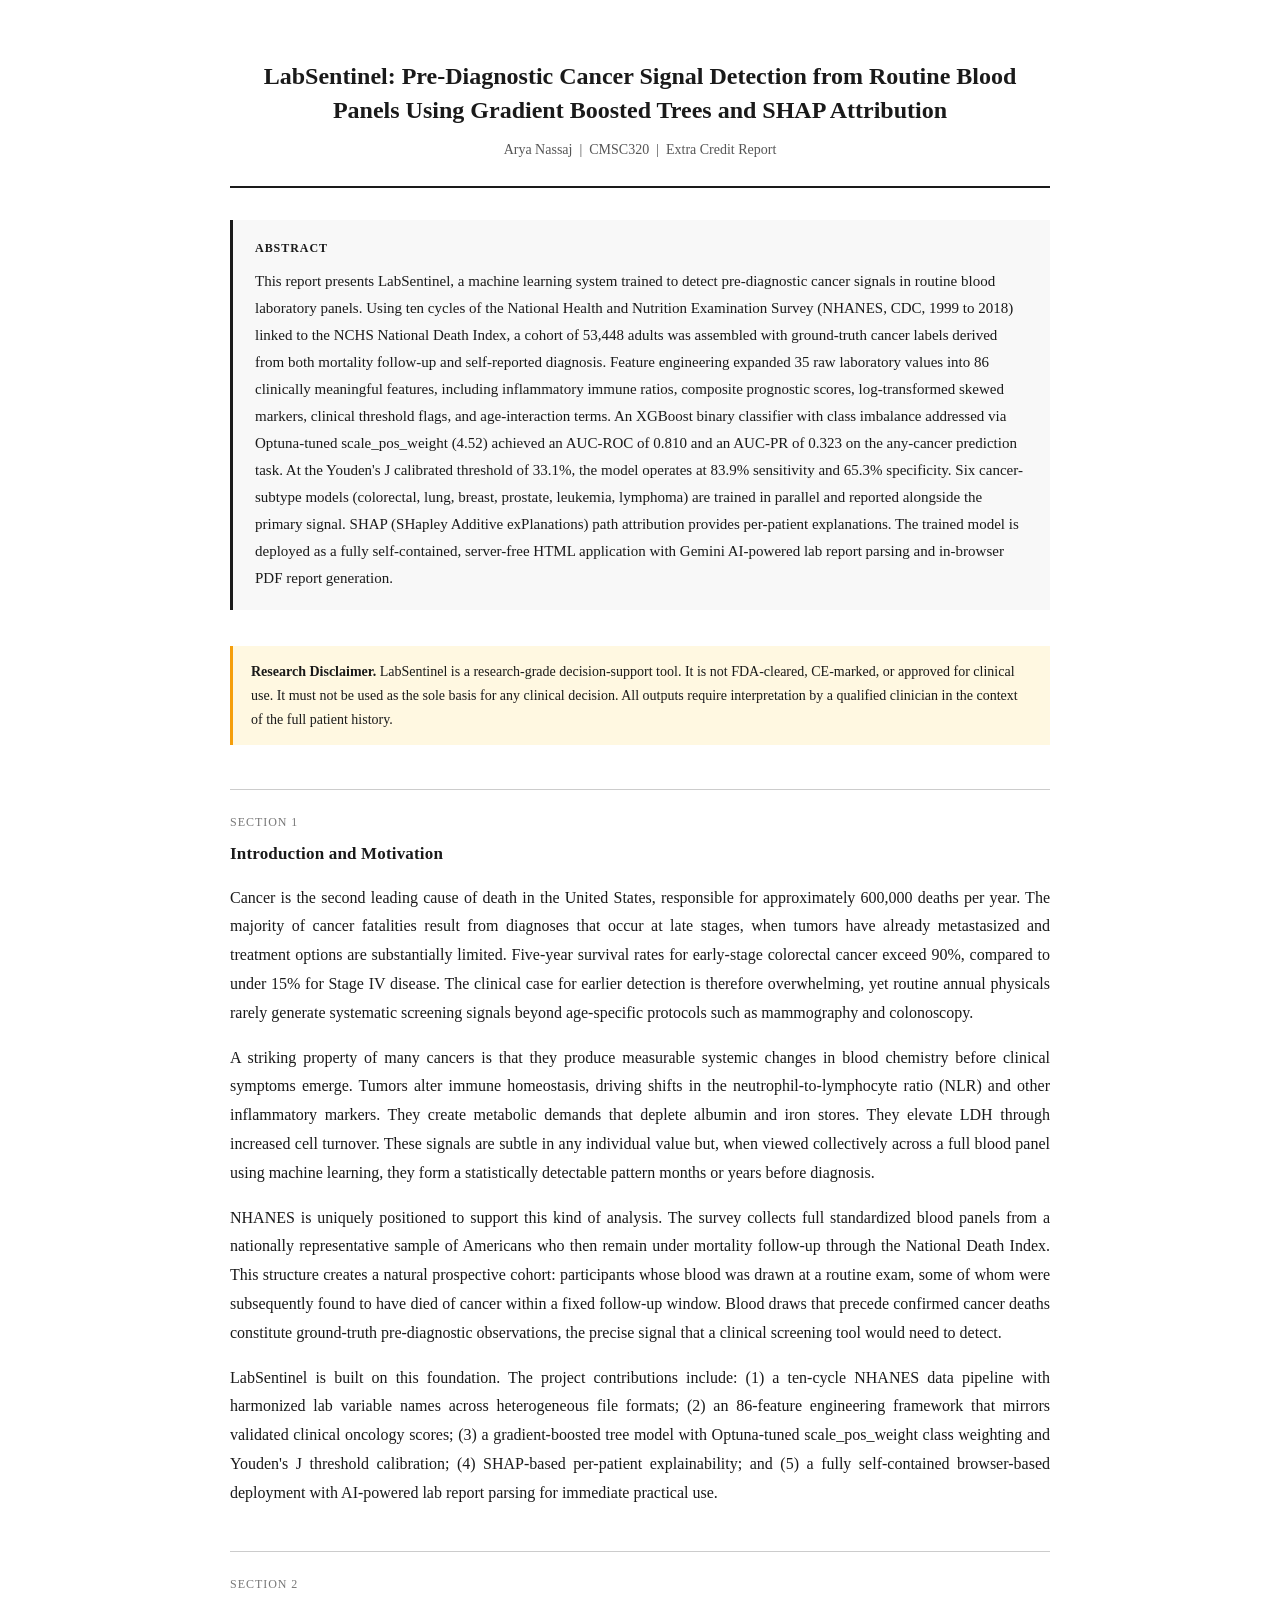
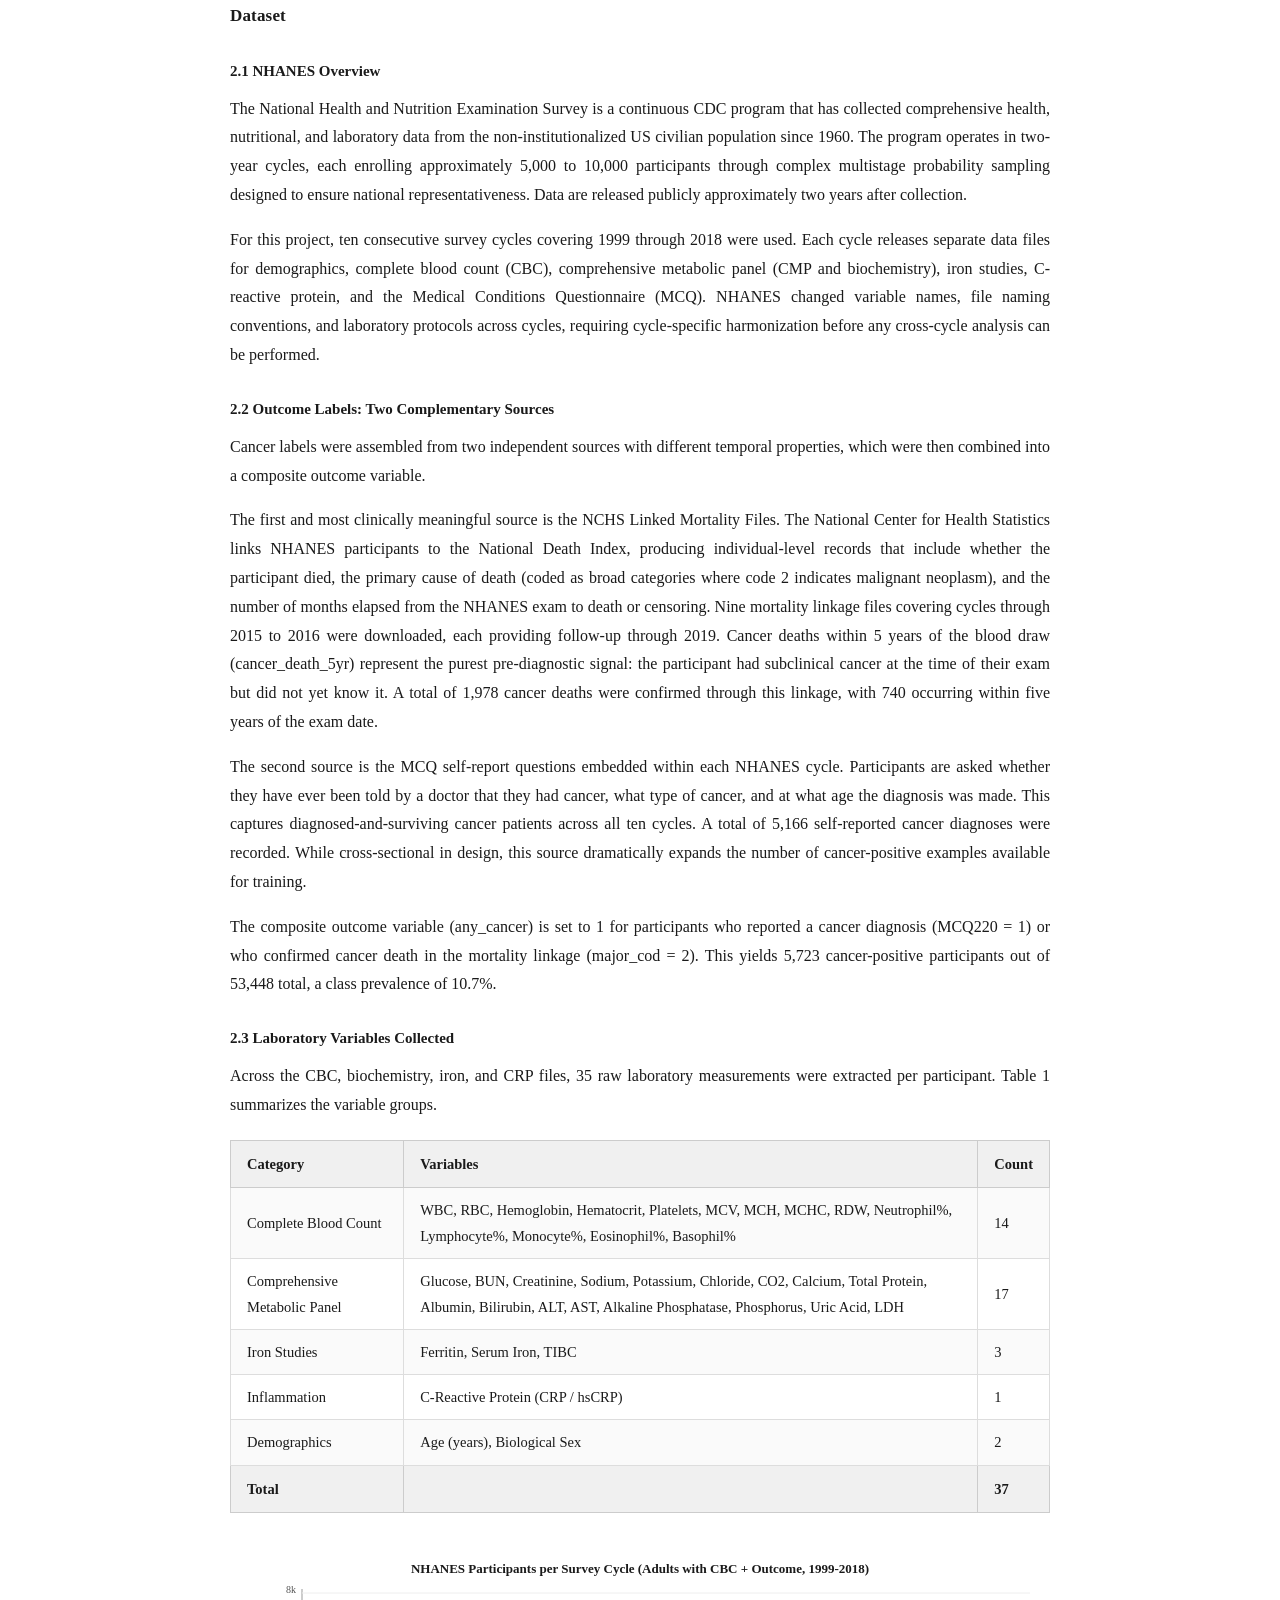
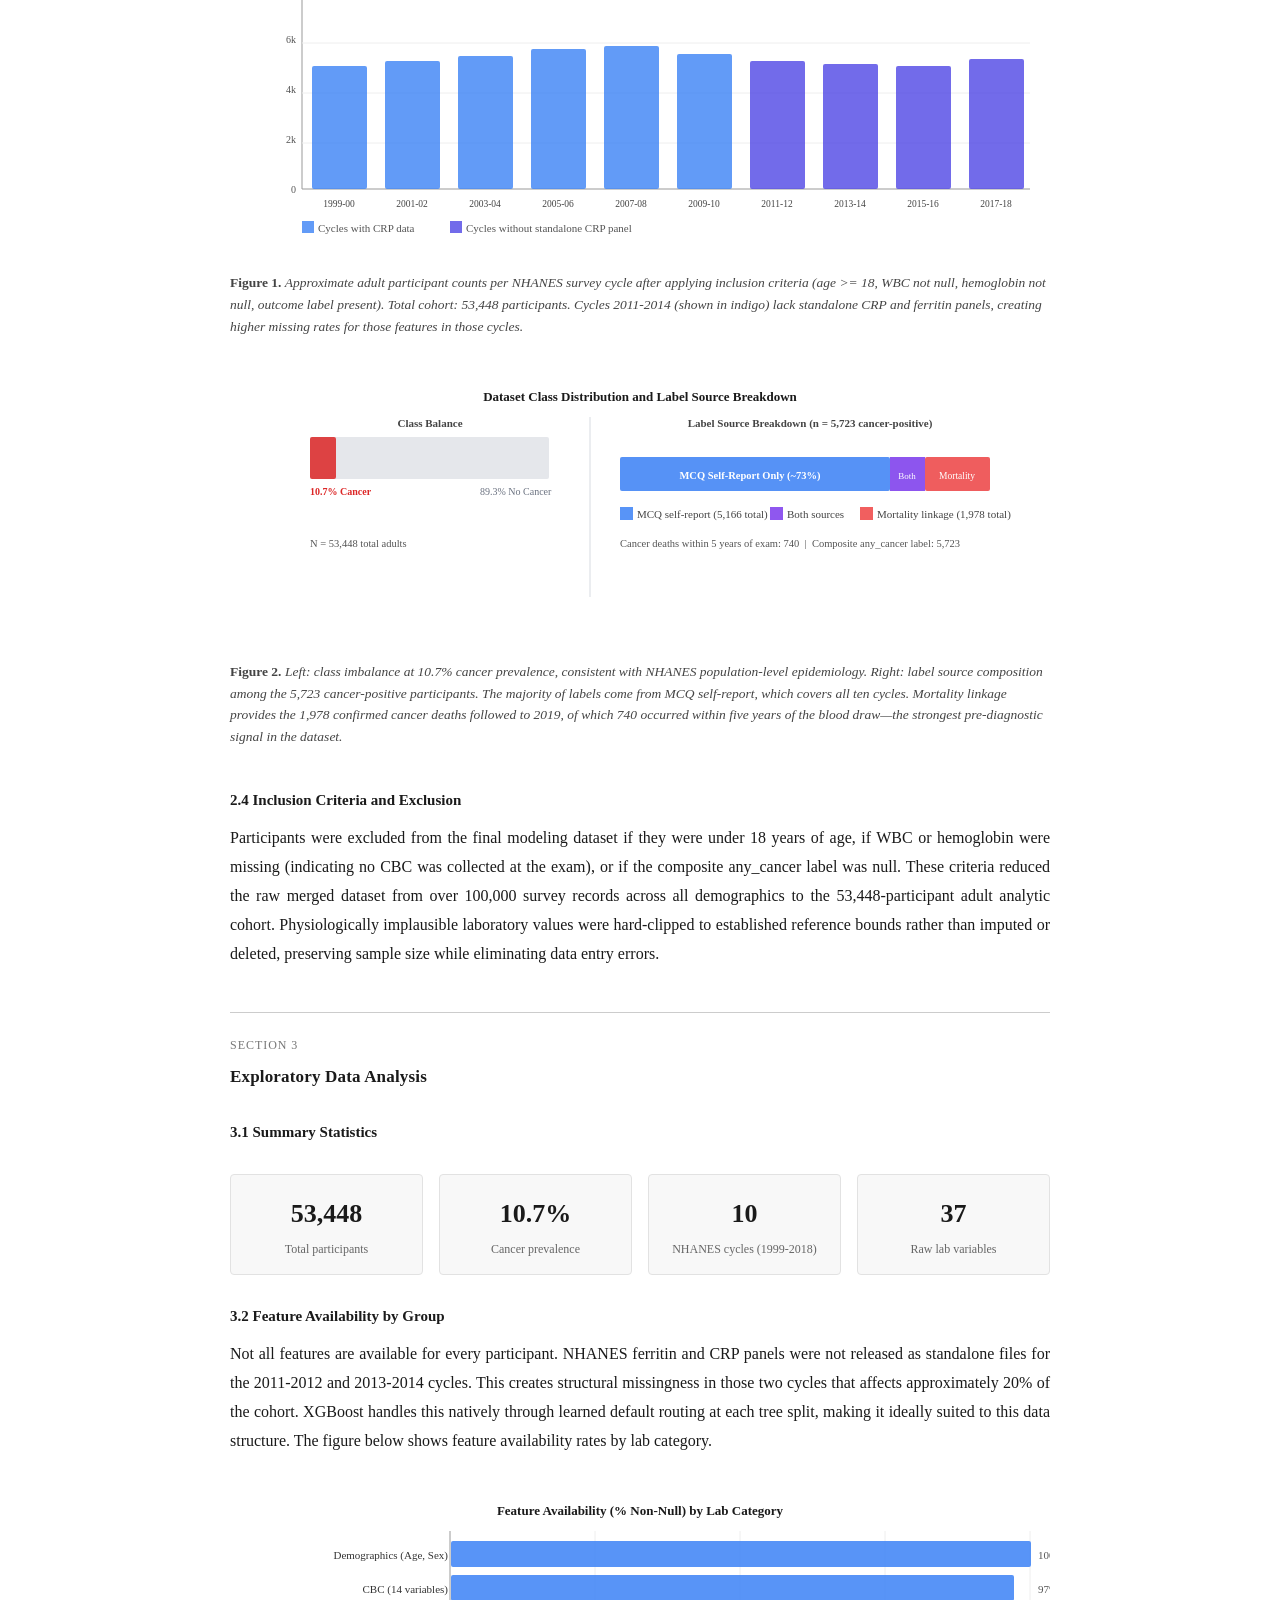
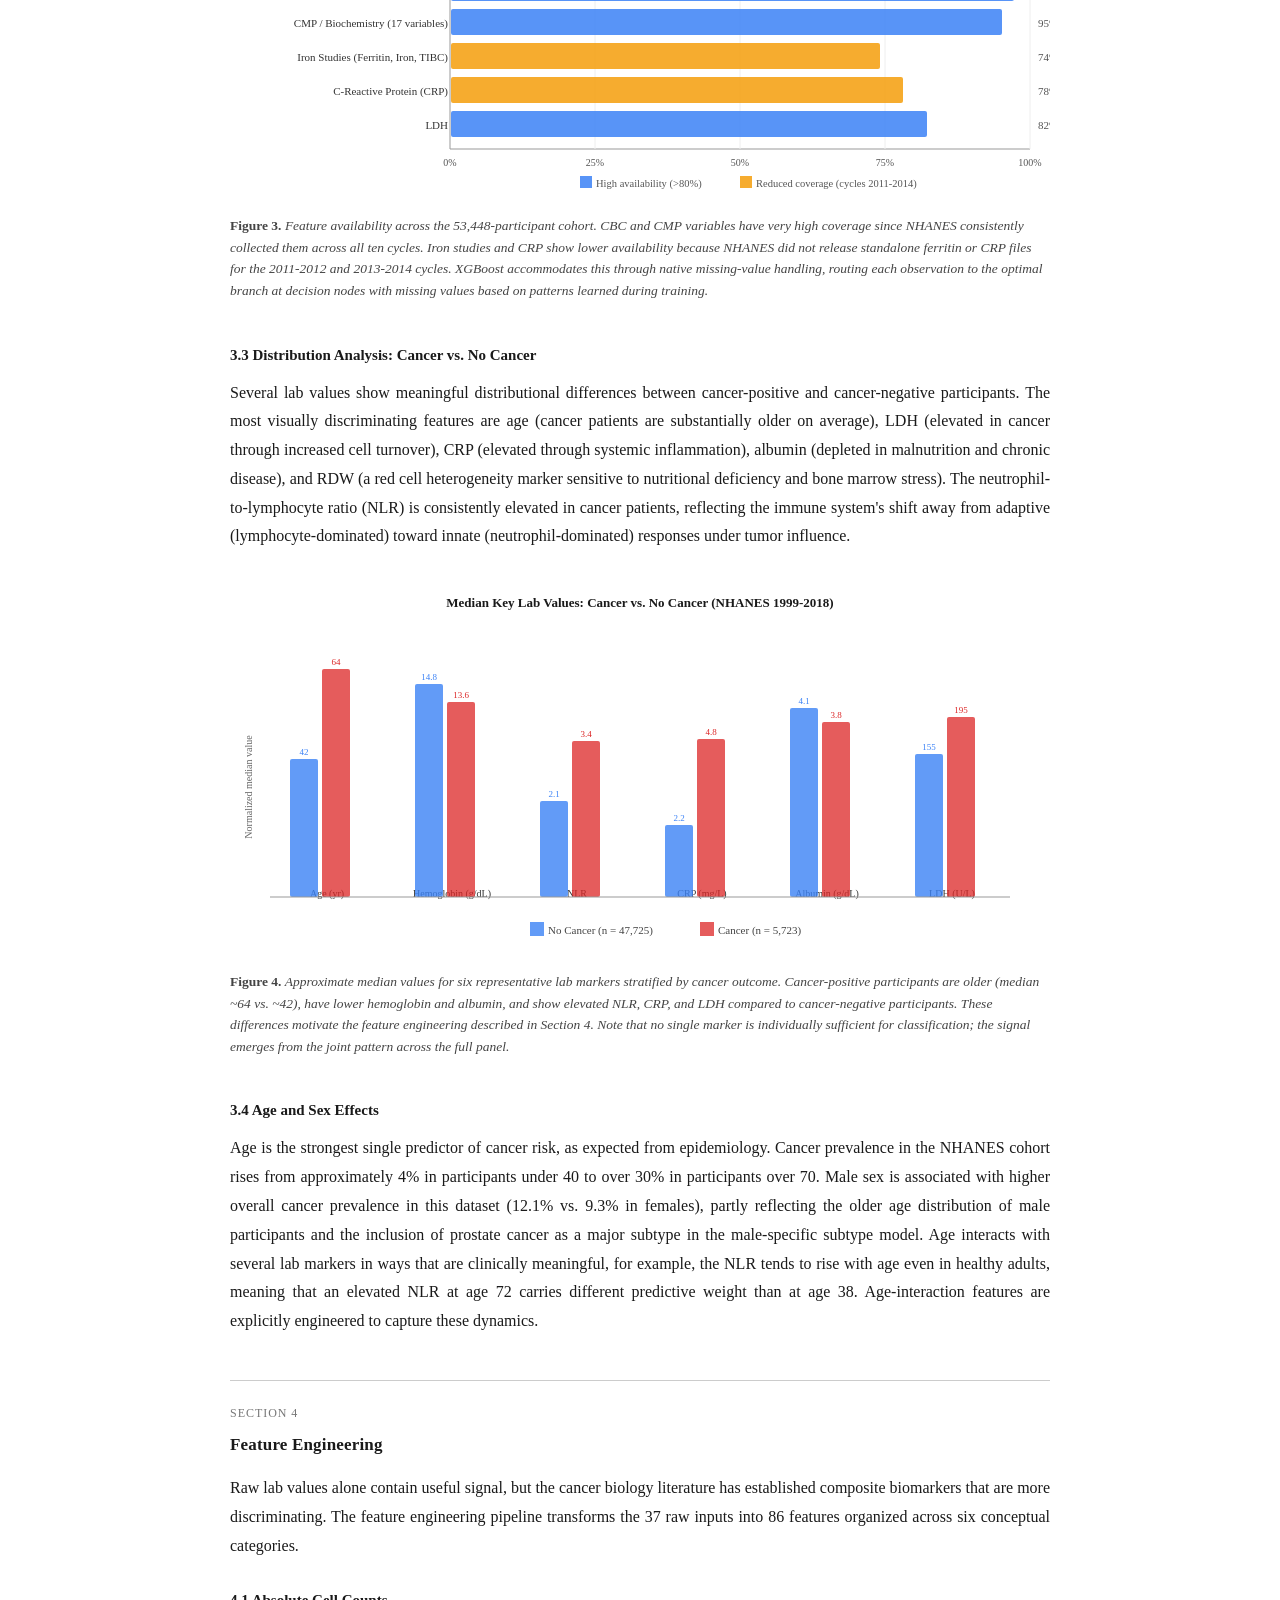
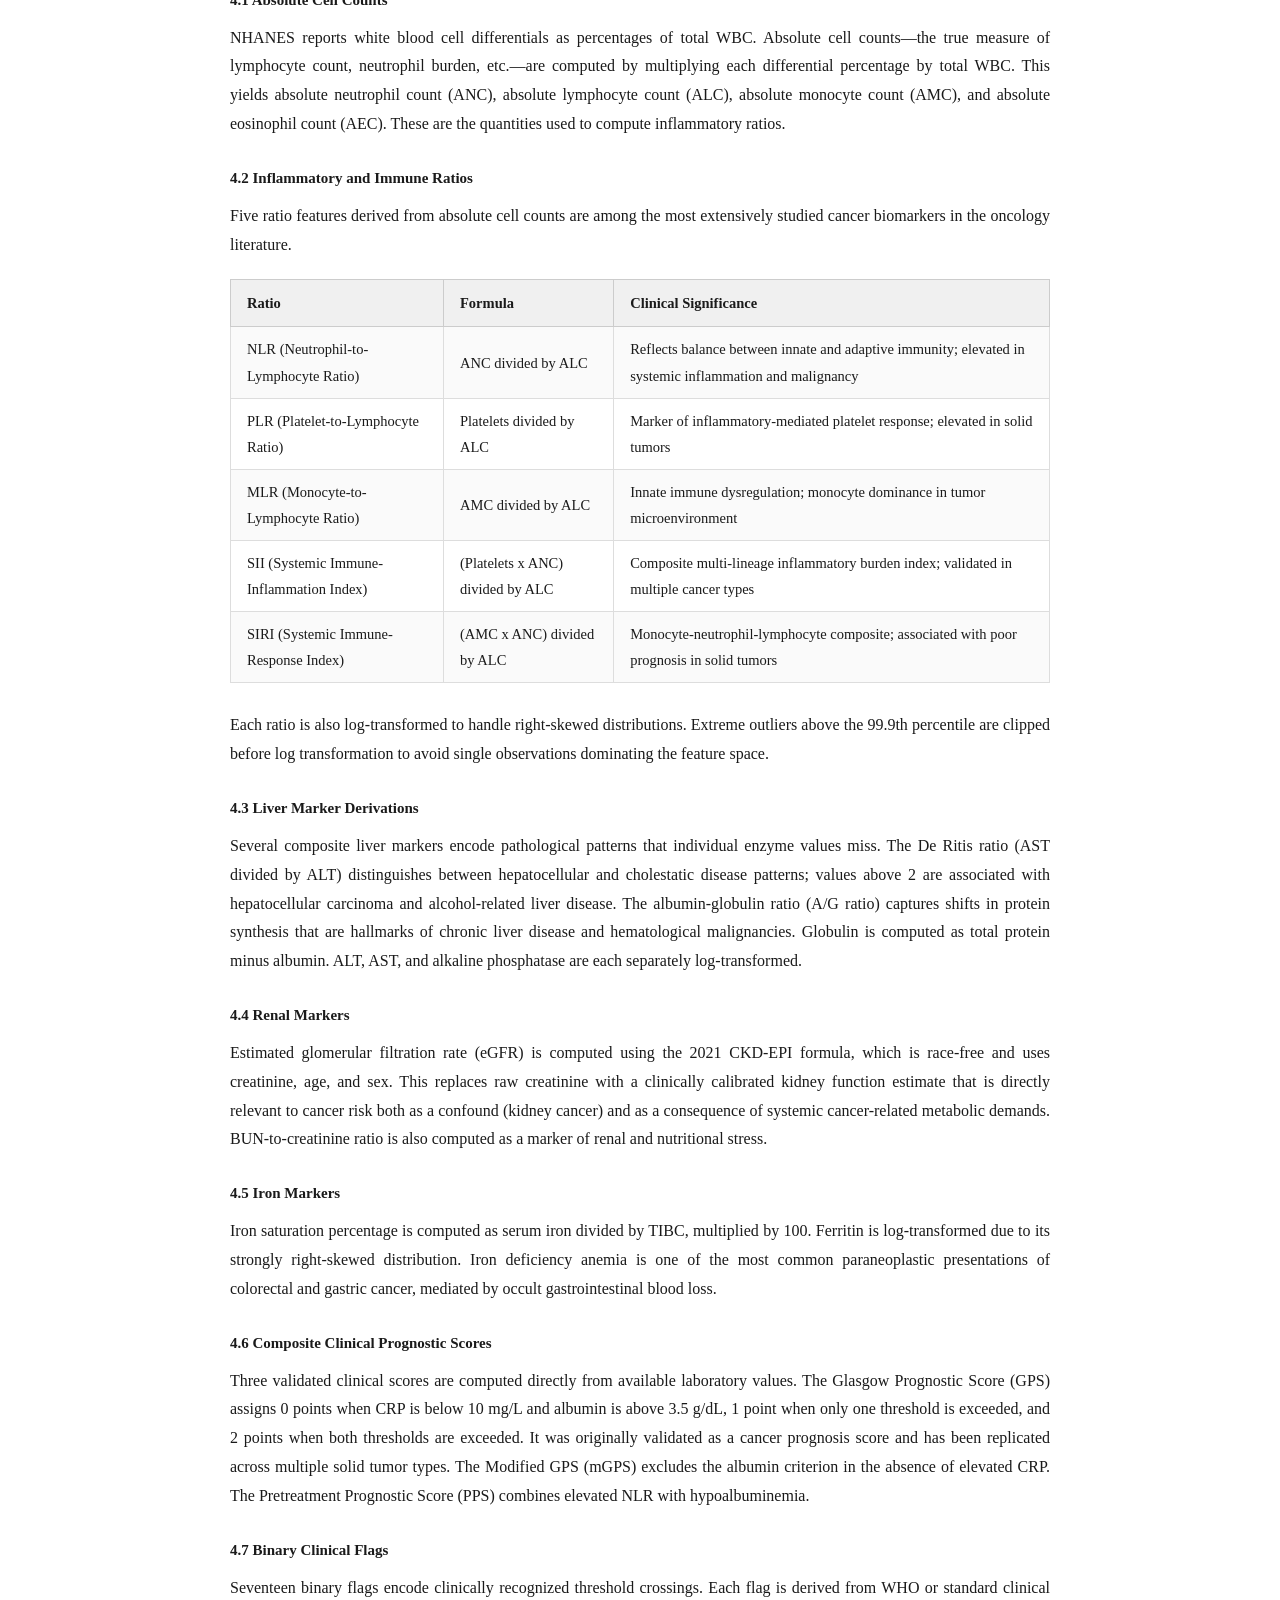
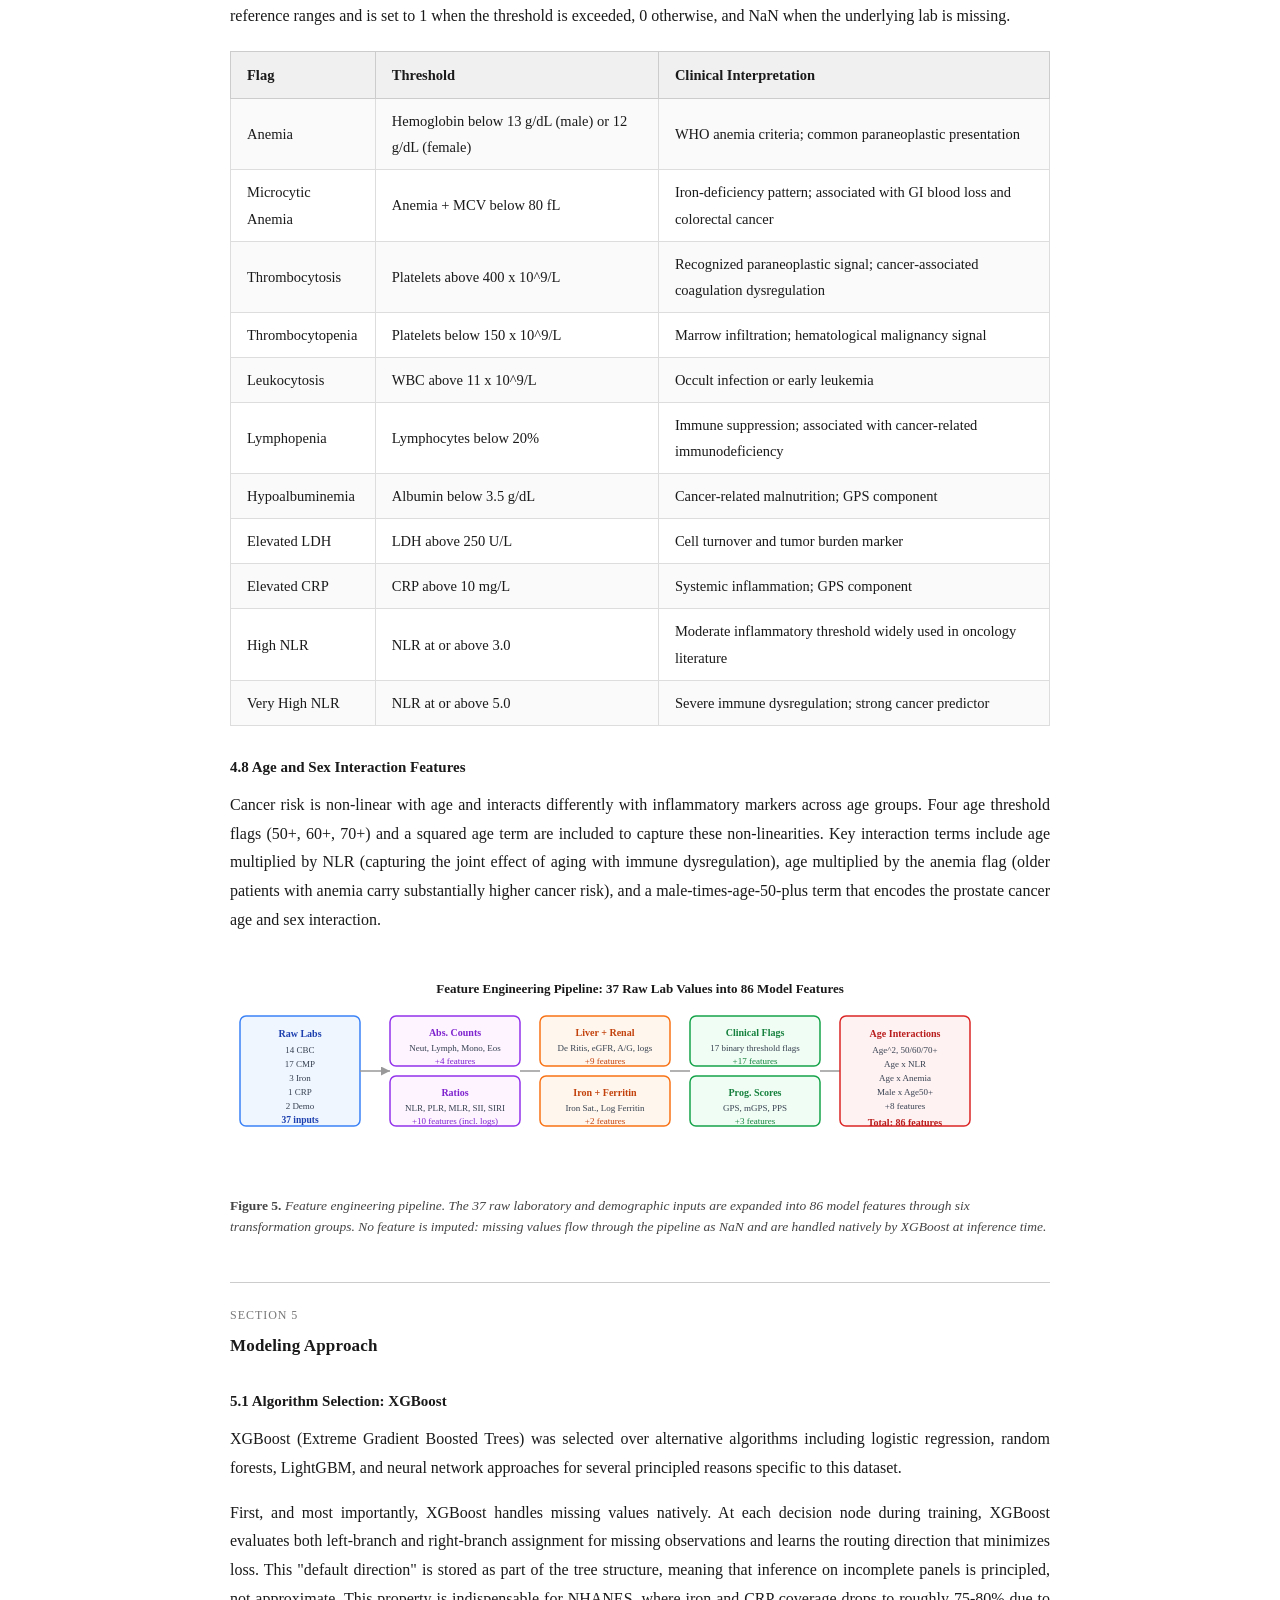
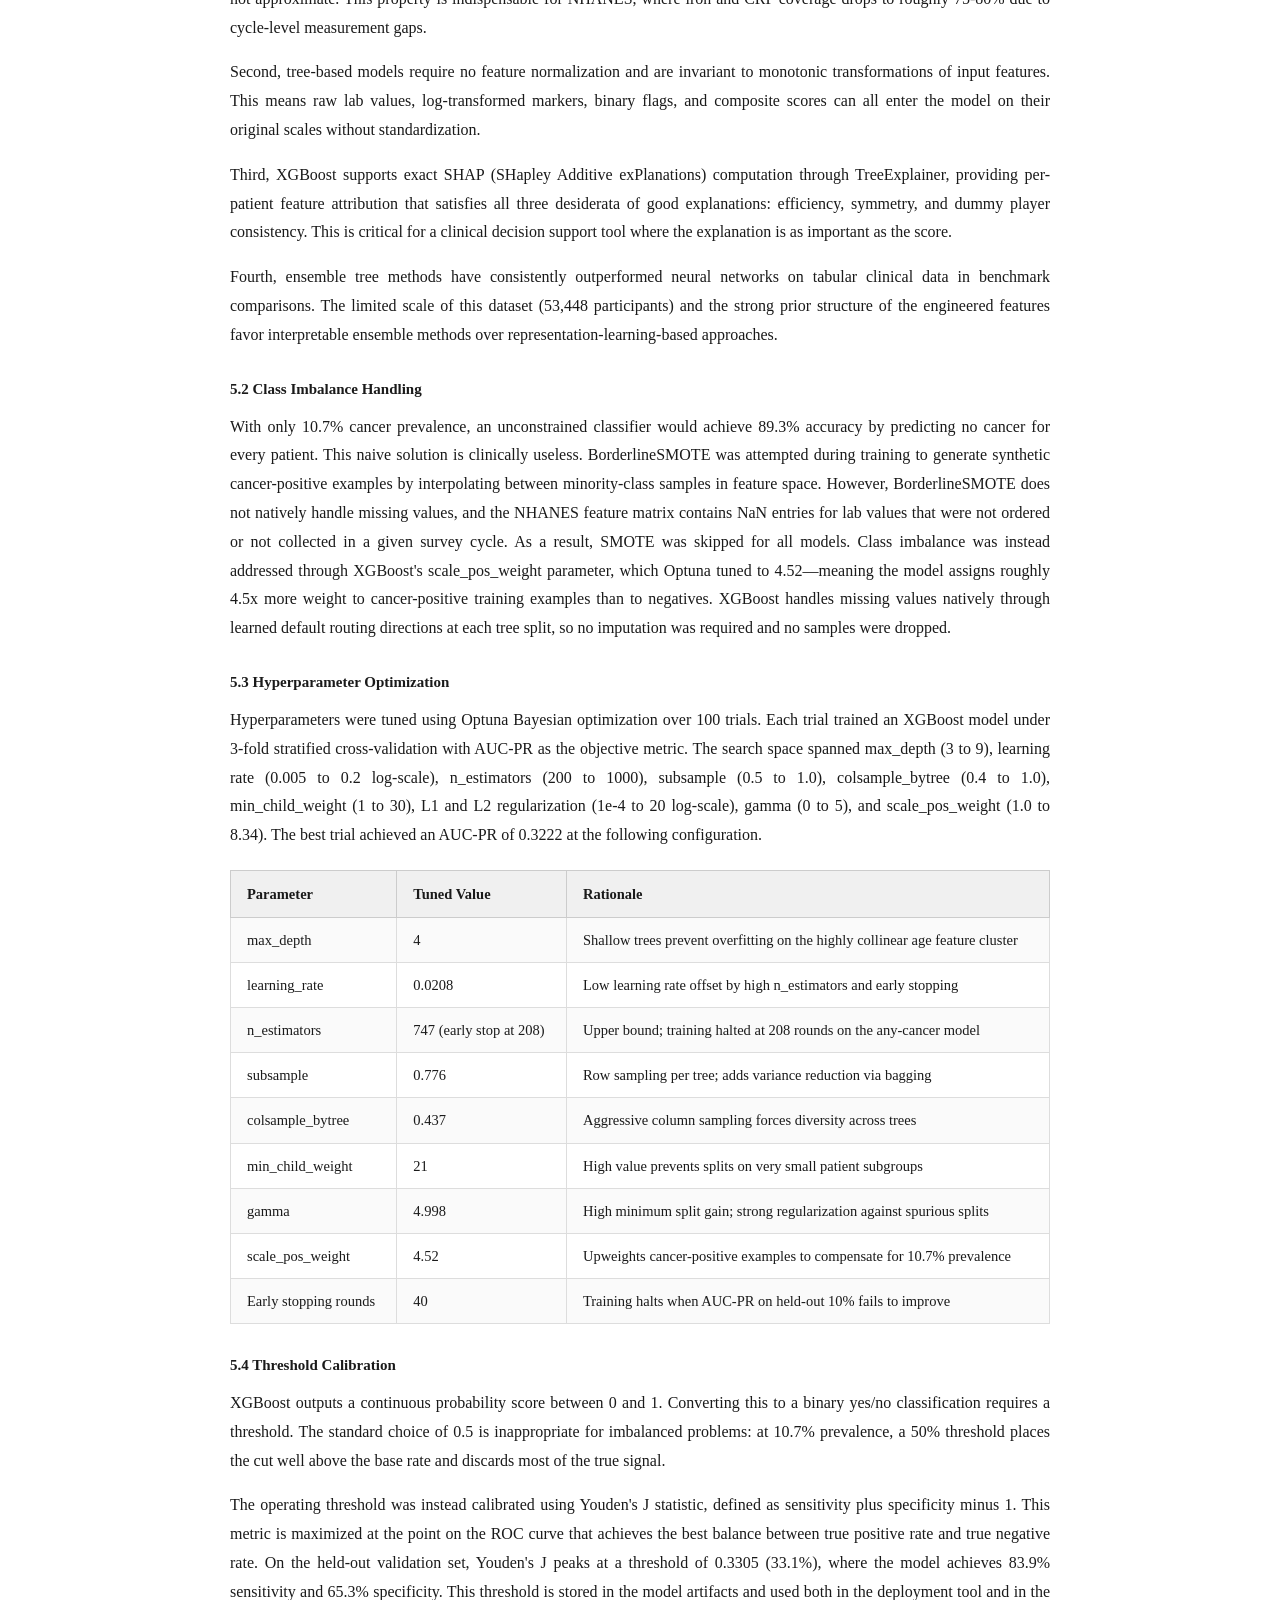
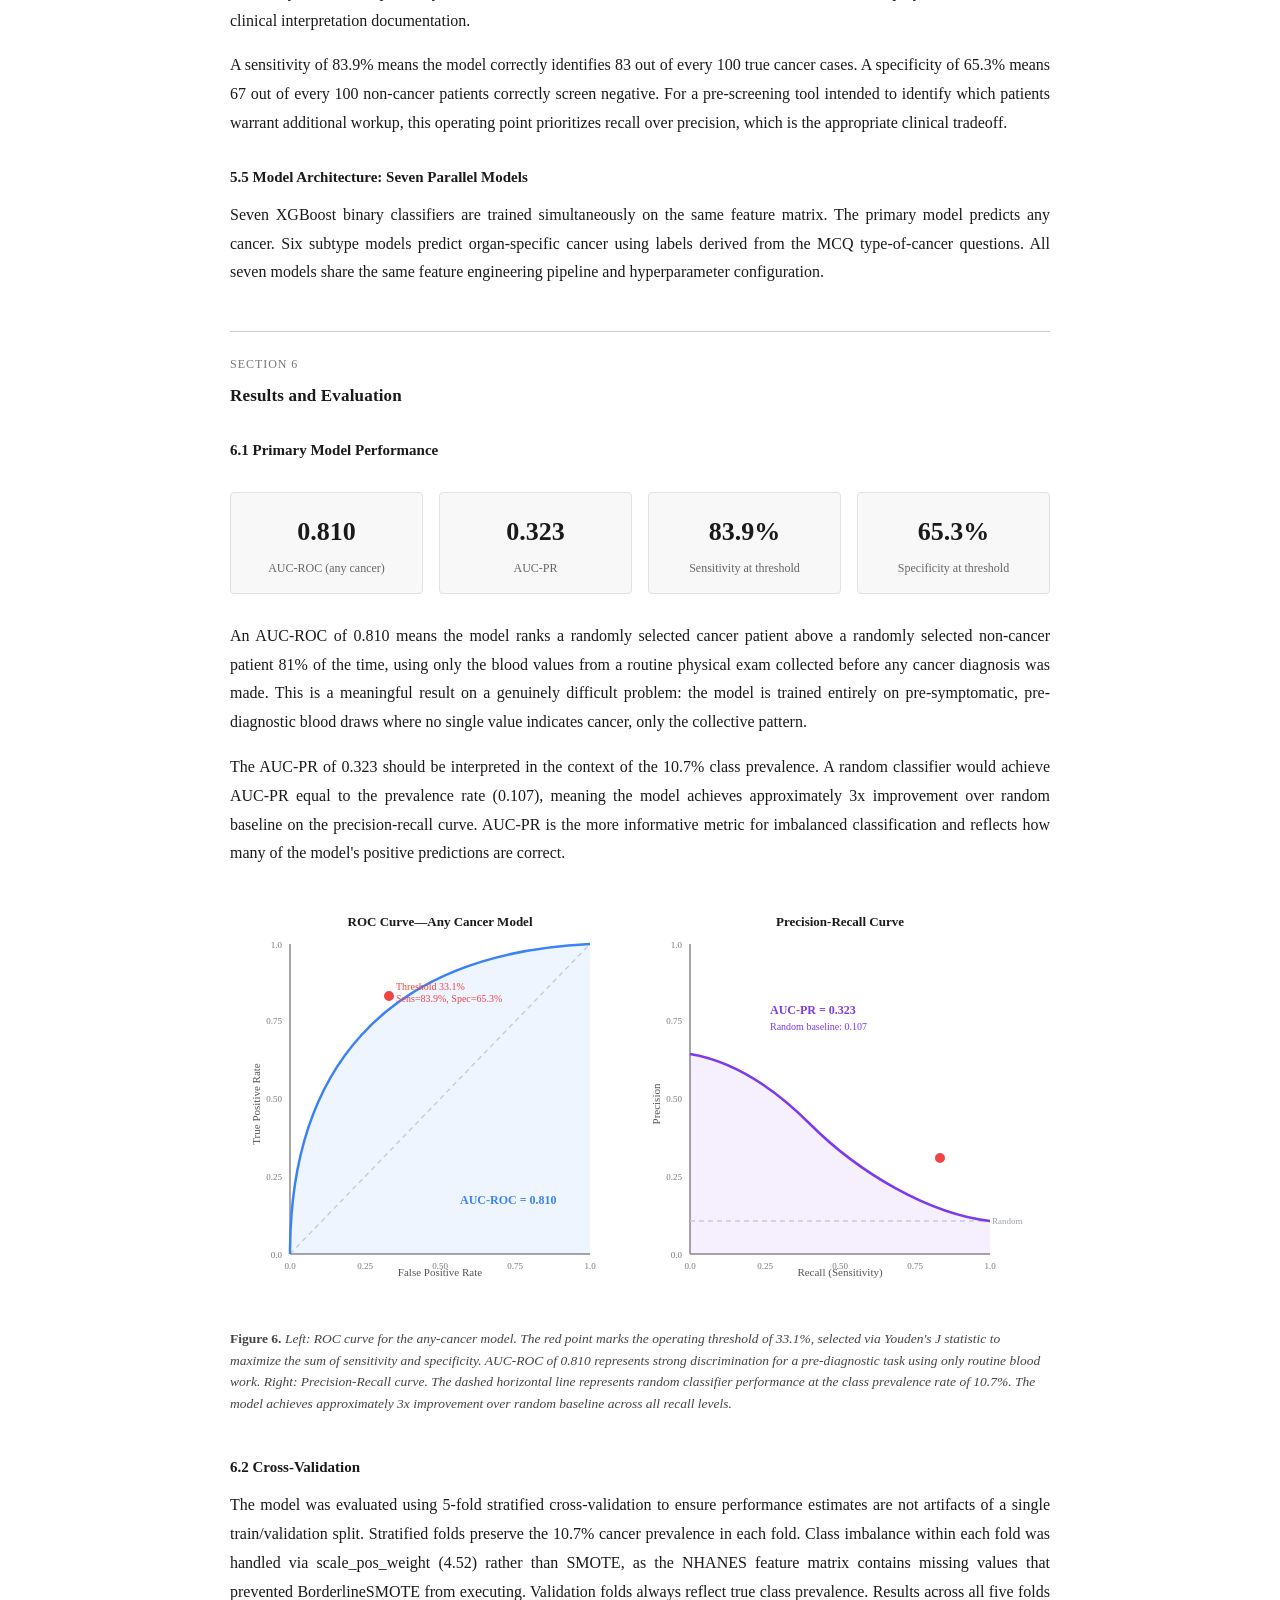
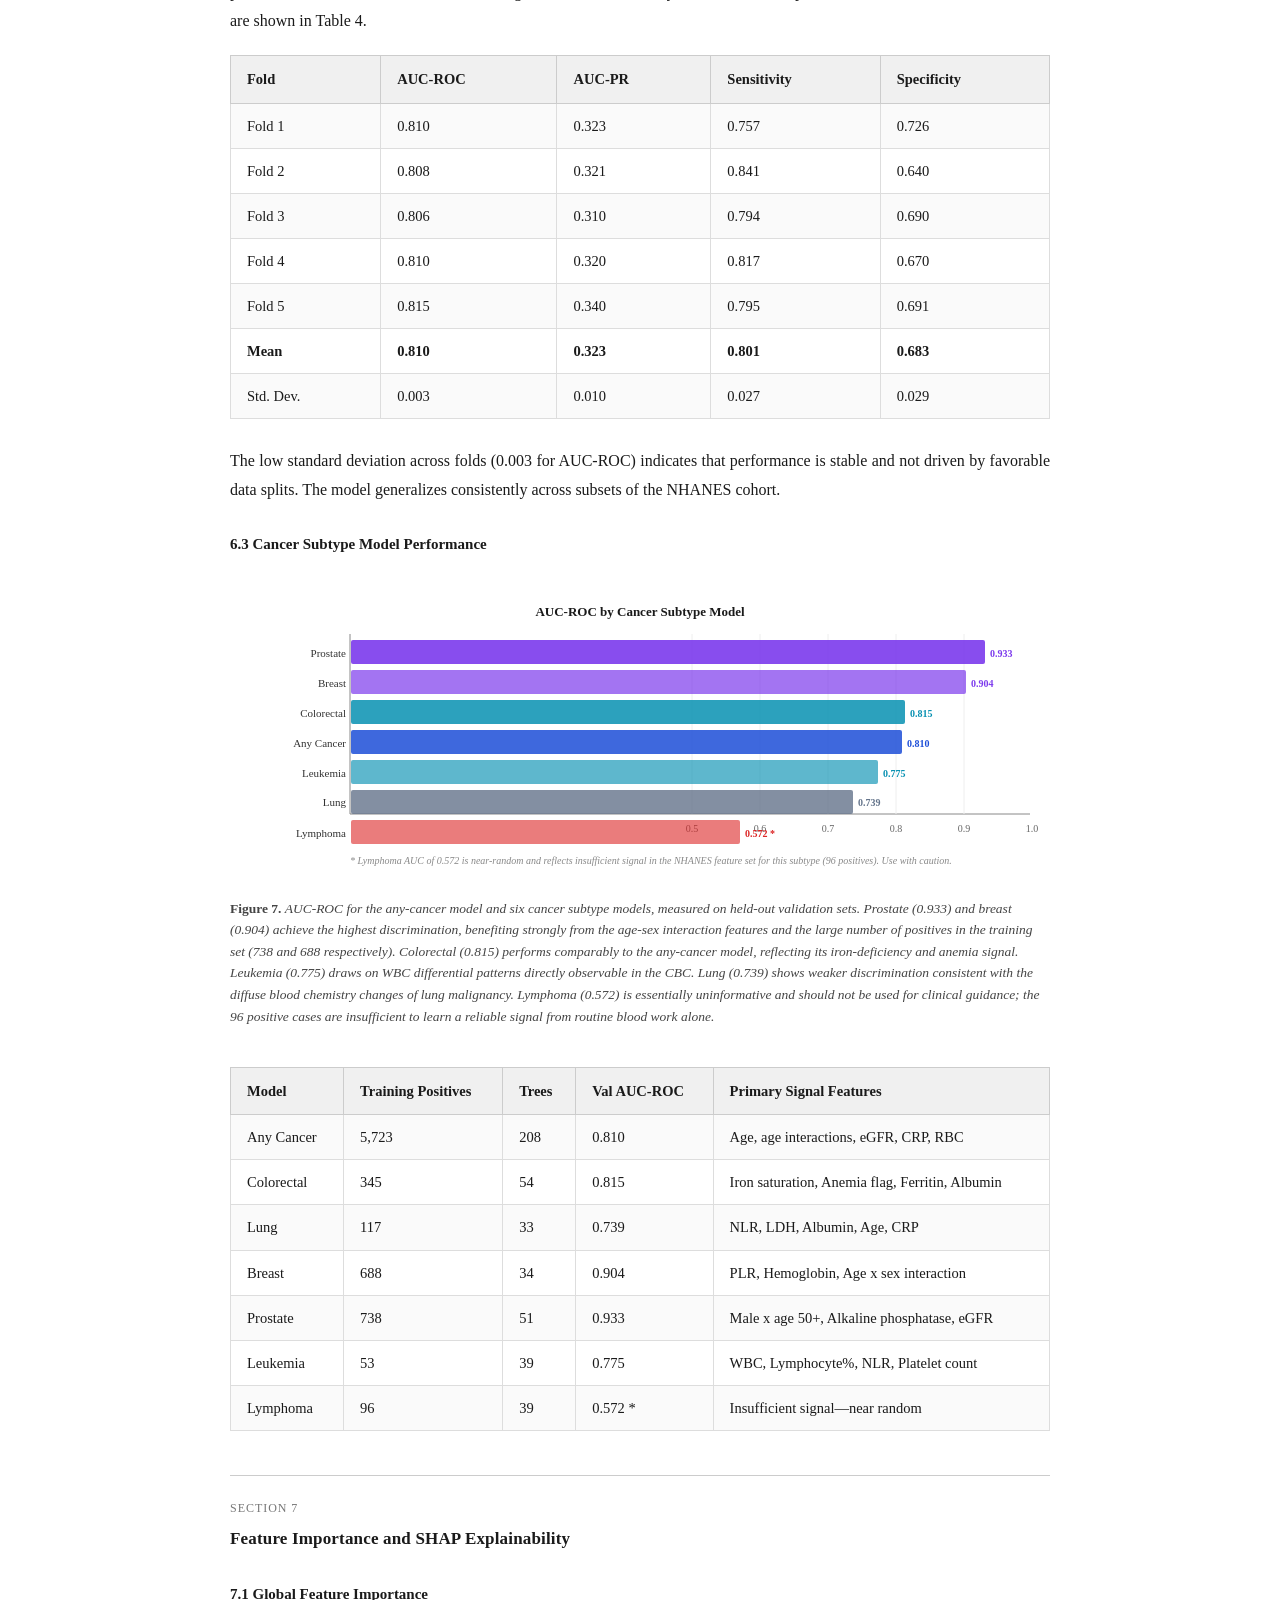
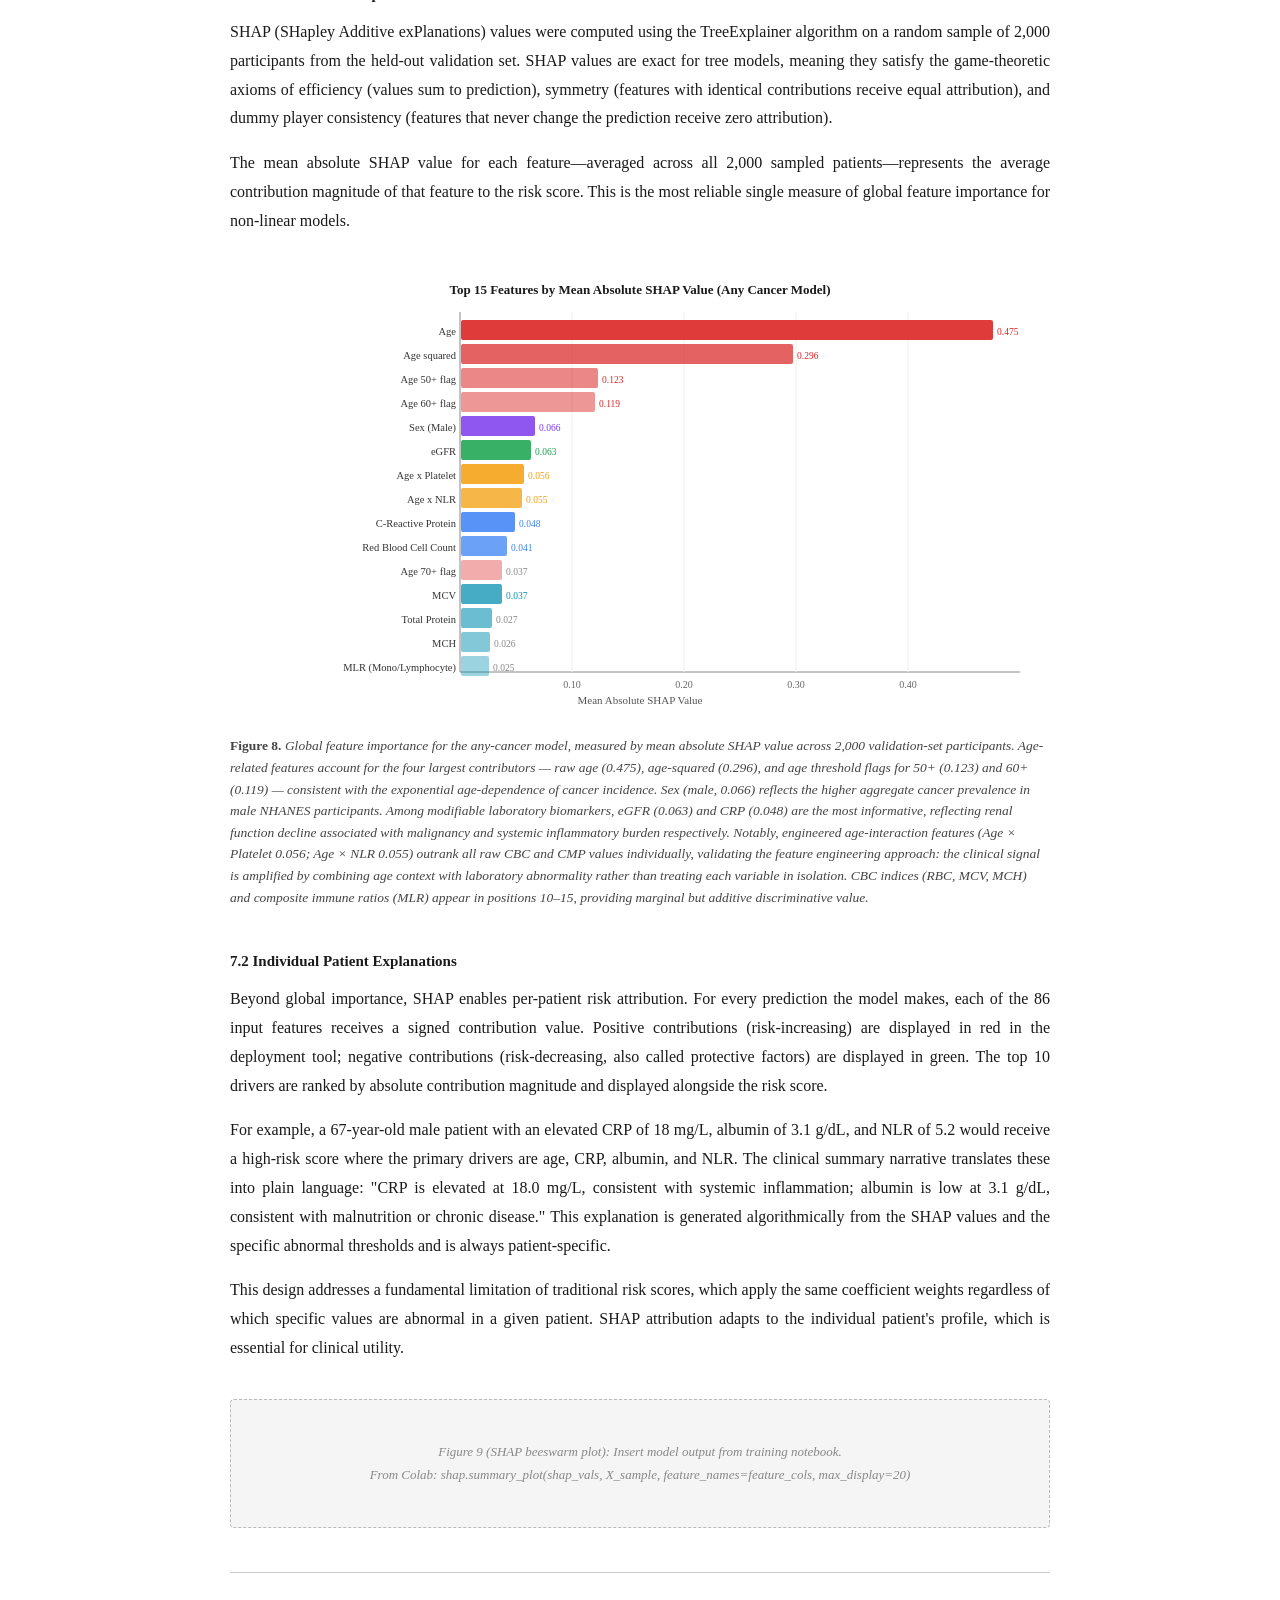
<file: LabSentinel_Report.html>
<!DOCTYPE html>
<html lang="en">
<head>
<meta charset="UTF-8">
<meta name="viewport" content="width=device-width, initial-scale=1.0">
<title>LabSentinel: Pre-Diagnostic Cancer Signal Detection from Routine Blood Panels</title>
<style>
  * { box-sizing: border-box; margin: 0; padding: 0; }
  body {
    font-family: Georgia, 'Times New Roman', serif;
    font-size: 16px;
    line-height: 1.8;
    color: #1a1a1a;
    background: #fff;
    max-width: 900px;
    margin: 0 auto;
    padding: 60px 40px 100px 40px;
  }
  h1 {
    font-size: 24px;
    font-weight: bold;
    text-align: center;
    line-height: 1.4;
    margin-bottom: 10px;
  }
  .byline {
    text-align: center;
    font-size: 14px;
    color: #555;
    margin-bottom: 6px;
  }
  hr.title-rule {
    border: none;
    border-top: 2px solid #1a1a1a;
    margin: 24px 0 32px 0;
  }
  hr.section-rule {
    border: none;
    border-top: 1px solid #ccc;
    margin: 44px 0 22px 0;
  }
  h2 {
    font-size: 17px;
    font-weight: bold;
    margin-bottom: 14px;
    letter-spacing: 0.01em;
  }
  h3 {
    font-size: 15px;
    font-weight: bold;
    margin: 26px 0 10px 0;
  }
  p {
    margin-bottom: 16px;
    text-align: justify;
  }
  .abstract {
    background: #f8f8f8;
    border-left: 3px solid #1a1a1a;
    padding: 18px 22px;
    margin-bottom: 36px;
    font-size: 15px;
  }
  .abstract strong {
    display: block;
    margin-bottom: 8px;
    font-size: 12px;
    letter-spacing: 0.08em;
    text-transform: uppercase;
  }
  .note-box {
    background: #fff8e1;
    border-left: 3px solid #f59e0b;
    padding: 14px 18px;
    margin: 20px 0 24px 0;
    font-size: 14px;
    line-height: 1.7;
  }
  figure {
    margin: 36px 0 40px 0;
    text-align: center;
  }
  figcaption {
    font-size: 13.5px;
    color: #444;
    margin-top: 14px;
    font-style: italic;
    line-height: 1.6;
    text-align: left;
    max-width: 820px;
    margin-left: auto;
    margin-right: auto;
  }
  figcaption strong {
    font-style: normal;
  }
  table {
    width: 100%;
    border-collapse: collapse;
    font-size: 14.5px;
    margin: 20px 0 28px 0;
  }
  th {
    background: #f0f0f0;
    font-weight: bold;
    padding: 10px 16px;
    border: 1px solid #ccc;
    text-align: left;
  }
  td {
    padding: 9px 16px;
    border: 1px solid #ddd;
    font-variant-numeric: tabular-nums;
  }
  tr:nth-child(even) td { background: #fafafa; }
  .metric-highlight { font-weight: bold; }
  .section-num {
    font-size: 12px;
    letter-spacing: 0.08em;
    text-transform: uppercase;
    color: #777;
    margin-bottom: 5px;
  }
  ul, ol {
    margin: 10px 0 18px 26px;
  }
  li { margin-bottom: 7px; }
  .placeholder-fig {
    background: #f5f5f5;
    border: 1px dashed #bbb;
    border-radius: 4px;
    padding: 40px 20px;
    text-align: center;
    color: #888;
    font-size: 13px;
    font-style: italic;
    margin: 36px auto;
    max-width: 820px;
  }
  .two-col {
    display: grid;
    grid-template-columns: 1fr 1fr;
    gap: 28px;
    margin: 28px 0;
  }
  @media(max-width:680px){ .two-col{grid-template-columns:1fr;} }
  .stat-grid {
    display: grid;
    grid-template-columns: repeat(4, 1fr);
    gap: 16px;
    margin: 28px 0;
  }
  @media(max-width:680px){ .stat-grid{grid-template-columns:1fr 1fr;} }
  .stat-box {
    background: #f8f8f8;
    border: 1px solid #e2e2e2;
    border-radius: 4px;
    padding: 16px 14px;
    text-align: center;
  }
  .stat-val {
    font-size: 26px;
    font-weight: bold;
    color: #1a1a1a;
    display: block;
  }
  .stat-lbl {
    font-size: 12px;
    color: #666;
    margin-top: 4px;
    display: block;
    line-height: 1.4;
  }
  svg text { font-family: Georgia, 'Times New Roman', serif; }
  .refs ol { counter-reset: none; }
  .refs li { font-size: 14px; margin-bottom: 10px; line-height: 1.7; }
  code {
    font-family: Georgia, 'Times New Roman', serif;
    font-size: 1em;
    background: none;
    border: none;
    padding: 0;
    color: inherit;
  }
  @media print {
    @page { margin: 0; }
    body { margin: 0.75in 0.85in; }
  }
  .app-cell { margin: 18px 0 4px 0; }
  .app-cell-label {
    font-size: 12px;
    color: #888;
    margin-bottom: 2px;
  }
  .app-cell-code {
    font-size: 15px;
    line-height: 1.8;
    white-space: pre-wrap;
    color: #1a1a1a;
    margin: 0 0 4px 0;
    text-align: left;
  }
  .app-cell-output {
    font-size: 14px;
    white-space: pre-wrap;
    color: #555;
    margin: 0 0 16px 0;
    line-height: 1.7;
    text-align: left;
  }
</style>
</head>
<body>

<h1>LabSentinel: Pre-Diagnostic Cancer Signal Detection from Routine Blood Panels Using Gradient Boosted Trees and SHAP Attribution</h1>
<p class="byline">Arya Nassaj &nbsp;|&nbsp; CMSC320 &nbsp;|&nbsp; Extra Credit Report</p>

<hr class="title-rule">

<div class="abstract">
  <strong>Abstract</strong>
  This report presents LabSentinel, a machine learning system trained to detect pre-diagnostic cancer signals in routine blood laboratory panels. Using ten cycles of the National Health and Nutrition Examination Survey (NHANES, CDC, 1999 to 2018) linked to the NCHS National Death Index, a cohort of 53,448 adults was assembled with ground-truth cancer labels derived from both mortality follow-up and self-reported diagnosis. Feature engineering expanded 35 raw laboratory values into 86 clinically meaningful features, including inflammatory immune ratios, composite prognostic scores, log-transformed skewed markers, clinical threshold flags, and age-interaction terms. An XGBoost binary classifier with class imbalance addressed via Optuna-tuned <code>scale_pos_weight</code> (4.52) achieved an AUC-ROC of 0.810 and an AUC-PR of 0.323 on the any-cancer prediction task. At the Youden's J calibrated threshold of 33.1%, the model operates at 83.9% sensitivity and 65.3% specificity. Six cancer-subtype models (colorectal, lung, breast, prostate, leukemia, lymphoma) are trained in parallel and reported alongside the primary signal. SHAP (SHapley Additive exPlanations) path attribution provides per-patient explanations. The trained model is deployed as a fully self-contained, server-free HTML application with Gemini AI-powered lab report parsing and in-browser PDF report generation.
</div>

<div class="note-box">
  <strong>Research Disclaimer.</strong> LabSentinel is a research-grade decision-support tool. It is not FDA-cleared, CE-marked, or approved for clinical use. It must not be used as the sole basis for any clinical decision. All outputs require interpretation by a qualified clinician in the context of the full patient history.
</div>

<hr class="section-rule">
<div class="section-num">Section 1</div>
<h2>Introduction and Motivation</h2>

<p>
Cancer is the second leading cause of death in the United States, responsible for approximately 600,000 deaths per year. The majority of cancer fatalities result from diagnoses that occur at late stages, when tumors have already metastasized and treatment options are substantially limited. Five-year survival rates for early-stage colorectal cancer exceed 90%, compared to under 15% for Stage IV disease. The clinical case for earlier detection is therefore overwhelming, yet routine annual physicals rarely generate systematic screening signals beyond age-specific protocols such as mammography and colonoscopy.
</p>
<p>
A striking property of many cancers is that they produce measurable systemic changes in blood chemistry before clinical symptoms emerge. Tumors alter immune homeostasis, driving shifts in the neutrophil-to-lymphocyte ratio (NLR) and other inflammatory markers. They create metabolic demands that deplete albumin and iron stores. They elevate LDH through increased cell turnover. These signals are subtle in any individual value but, when viewed collectively across a full blood panel using machine learning, they form a statistically detectable pattern months or years before diagnosis.
</p>
<p>
NHANES is uniquely positioned to support this kind of analysis. The survey collects full standardized blood panels from a nationally representative sample of Americans who then remain under mortality follow-up through the National Death Index. This structure creates a natural prospective cohort: participants whose blood was drawn at a routine exam, some of whom were subsequently found to have died of cancer within a fixed follow-up window. Blood draws that precede confirmed cancer deaths constitute ground-truth pre-diagnostic observations, the precise signal that a clinical screening tool would need to detect.
</p>
<p>
LabSentinel is built on this foundation. The project contributions include: (1) a ten-cycle NHANES data pipeline with harmonized lab variable names across heterogeneous file formats; (2) an 86-feature engineering framework that mirrors validated clinical oncology scores; (3) a gradient-boosted tree model with Optuna-tuned <code>scale_pos_weight</code> class weighting and Youden's J threshold calibration; (4) SHAP-based per-patient explainability; and (5) a fully self-contained browser-based deployment with AI-powered lab report parsing for immediate practical use.
</p>

<hr class="section-rule">
<div class="section-num">Section 2</div>
<h2>Dataset</h2>

<h3>2.1 NHANES Overview</h3>
<p>
The National Health and Nutrition Examination Survey is a continuous CDC program that has collected comprehensive health, nutritional, and laboratory data from the non-institutionalized US civilian population since 1960. The program operates in two-year cycles, each enrolling approximately 5,000 to 10,000 participants through complex multistage probability sampling designed to ensure national representativeness. Data are released publicly approximately two years after collection.
</p>
<p>
For this project, ten consecutive survey cycles covering 1999 through 2018 were used. Each cycle releases separate data files for demographics, complete blood count (CBC), comprehensive metabolic panel (CMP and biochemistry), iron studies, C-reactive protein, and the Medical Conditions Questionnaire (MCQ). NHANES changed variable names, file naming conventions, and laboratory protocols across cycles, requiring cycle-specific harmonization before any cross-cycle analysis can be performed.
</p>

<h3>2.2 Outcome Labels: Two Complementary Sources</h3>
<p>
Cancer labels were assembled from two independent sources with different temporal properties, which were then combined into a composite outcome variable.
</p>
<p>
The first and most clinically meaningful source is the NCHS Linked Mortality Files. The National Center for Health Statistics links NHANES participants to the National Death Index, producing individual-level records that include whether the participant died, the primary cause of death (coded as broad categories where code 2 indicates malignant neoplasm), and the number of months elapsed from the NHANES exam to death or censoring. Nine mortality linkage files covering cycles through 2015 to 2016 were downloaded, each providing follow-up through 2019. Cancer deaths within 5 years of the blood draw (<code>cancer_death_5yr</code>) represent the purest pre-diagnostic signal: the participant had subclinical cancer at the time of their exam but did not yet know it. A total of 1,978 cancer deaths were confirmed through this linkage, with 740 occurring within five years of the exam date.
</p>
<p>
The second source is the MCQ self-report questions embedded within each NHANES cycle. Participants are asked whether they have ever been told by a doctor that they had cancer, what type of cancer, and at what age the diagnosis was made. This captures diagnosed-and-surviving cancer patients across all ten cycles. A total of 5,166 self-reported cancer diagnoses were recorded. While cross-sectional in design, this source dramatically expands the number of cancer-positive examples available for training.
</p>
<p>
The composite outcome variable (<code>any_cancer</code>) is set to 1 for participants who reported a cancer diagnosis (<code>MCQ220</code> = 1) or who confirmed cancer death in the mortality linkage (<code>major_cod</code> = 2). This yields 5,723 cancer-positive participants out of 53,448 total, a class prevalence of 10.7%.
</p>

<h3>2.3 Laboratory Variables Collected</h3>
<p>
Across the CBC, biochemistry, iron, and CRP files, 35 raw laboratory measurements were extracted per participant. Table 1 summarizes the variable groups.
</p>

<table>
  <tr><th>Category</th><th>Variables</th><th>Count</th></tr>
  <tr><td>Complete Blood Count</td><td>WBC, RBC, Hemoglobin, Hematocrit, Platelets, MCV, MCH, MCHC, RDW, Neutrophil%, Lymphocyte%, Monocyte%, Eosinophil%, Basophil%</td><td>14</td></tr>
  <tr><td>Comprehensive Metabolic Panel</td><td>Glucose, BUN, Creatinine, Sodium, Potassium, Chloride, CO2, Calcium, Total Protein, Albumin, Bilirubin, ALT, AST, Alkaline Phosphatase, Phosphorus, Uric Acid, LDH</td><td>17</td></tr>
  <tr><td>Iron Studies</td><td>Ferritin, Serum Iron, TIBC</td><td>3</td></tr>
  <tr><td>Inflammation</td><td>C-Reactive Protein (CRP / hsCRP)</td><td>1</td></tr>
  <tr><td>Demographics</td><td>Age (years), Biological Sex</td><td>2</td></tr>
  <tr><th>Total</th><th></th><th>37</th></tr>
</table>

<figure>
<svg width="820" height="300" viewBox="0 0 820 300" xmlns="http://www.w3.org/2000/svg">
  <!-- Background -->
  <rect width="820" height="300" fill="#fff"/>
  <!-- Title -->
  <text x="410" y="24" font-size="13" font-weight="bold" text-anchor="middle" fill="#1a1a1a">NHANES Participants per Survey Cycle (Adults with CBC + Outcome, 1999-2018)</text>
  <!-- Axes -->
  <line x1="72" y1="240" x2="800" y2="240" stroke="#999" stroke-width="1"/>
  <line x1="72" y1="40" x2="72" y2="240" stroke="#999" stroke-width="1"/>
  <!-- Y-axis labels -->
  <text x="66" y="244" font-size="10" text-anchor="end" fill="#555">0</text>
  <text x="66" y="194" font-size="10" text-anchor="end" fill="#555">2k</text>
  <text x="66" y="144" font-size="10" text-anchor="end" fill="#555">4k</text>
  <text x="66" y="94" font-size="10" text-anchor="end" fill="#555">6k</text>
  <text x="66" y="44" font-size="10" text-anchor="end" fill="#555">8k</text>
  <!-- Grid lines -->
  <line x1="72" y1="194" x2="800" y2="194" stroke="#eee" stroke-width="1"/>
  <line x1="72" y1="144" x2="800" y2="144" stroke="#eee" stroke-width="1"/>
  <line x1="72" y1="94" x2="800" y2="94" stroke="#eee" stroke-width="1"/>
  <line x1="72" y1="44" x2="800" y2="44" stroke="#eee" stroke-width="1"/>
  <!-- Bars: heights proportional to ~participant counts per cycle (approx from 53k total) -->
  <!-- Bar width = 55, gap = 18, start x=80 -->
  <!-- Cycle counts (approximate): 4900,5100,5300,5600,5700,5400,5100,5000,4900,5200 -->
  <!-- Scale: 200px = 8000, so 1px = 40. h = count/40 -->
  <!-- 4900/40=122.5, 5100/40=127.5, 5300/40=132.5, 5600/40=140, 5700/40=142.5, 5400/40=135, 5100/40=127.5, 5000/40=125, 4900/40=122.5, 5200/40=130 -->
  <rect x="82"  y="117" width="55" height="123" fill="#3b82f6" opacity="0.8" rx="2"/>
  <rect x="155" y="112" width="55" height="128" fill="#3b82f6" opacity="0.8" rx="2"/>
  <rect x="228" y="107" width="55" height="133" fill="#3b82f6" opacity="0.8" rx="2"/>
  <rect x="301" y="100" width="55" height="140" fill="#3b82f6" opacity="0.8" rx="2"/>
  <rect x="374" y="97"  width="55" height="143" fill="#3b82f6" opacity="0.8" rx="2"/>
  <rect x="447" y="105" width="55" height="135" fill="#3b82f6" opacity="0.8" rx="2"/>
  <rect x="520" y="112" width="55" height="128" fill="#4f46e5" opacity="0.8" rx="2"/>
  <rect x="593" y="115" width="55" height="125" fill="#4f46e5" opacity="0.8" rx="2"/>
  <rect x="666" y="117" width="55" height="123" fill="#4f46e5" opacity="0.8" rx="2"/>
  <rect x="739" y="110" width="55" height="130" fill="#4f46e5" opacity="0.8" rx="2"/>
  <!-- X labels -->
  <text x="109"  y="258" font-size="9.5" text-anchor="middle" fill="#444">1999-00</text>
  <text x="182"  y="258" font-size="9.5" text-anchor="middle" fill="#444">2001-02</text>
  <text x="255"  y="258" font-size="9.5" text-anchor="middle" fill="#444">2003-04</text>
  <text x="328"  y="258" font-size="9.5" text-anchor="middle" fill="#444">2005-06</text>
  <text x="401"  y="258" font-size="9.5" text-anchor="middle" fill="#444">2007-08</text>
  <text x="474"  y="258" font-size="9.5" text-anchor="middle" fill="#444">2009-10</text>
  <text x="547"  y="258" font-size="9.5" text-anchor="middle" fill="#444">2011-12</text>
  <text x="620"  y="258" font-size="9.5" text-anchor="middle" fill="#444">2013-14</text>
  <text x="693"  y="258" font-size="9.5" text-anchor="middle" fill="#444">2015-16</text>
  <text x="766"  y="258" font-size="9.5" text-anchor="middle" fill="#444">2017-18</text>
  <!-- Legend -->
  <rect x="72" y="272" width="12" height="12" fill="#3b82f6" opacity="0.8"/>
  <text x="88" y="283" font-size="11" fill="#555">Cycles with CRP data</text>
  <rect x="220" y="272" width="12" height="12" fill="#4f46e5" opacity="0.8"/>
  <text x="236" y="283" font-size="11" fill="#555">Cycles without standalone CRP panel</text>
</svg>
<figcaption><strong>Figure 1.</strong> Approximate adult participant counts per NHANES survey cycle after applying inclusion criteria (age >= 18, WBC not null, hemoglobin not null, outcome label present). Total cohort: 53,448 participants. Cycles 2011-2014 (shown in indigo) lack standalone CRP and ferritin panels, creating higher missing rates for those features in those cycles.</figcaption>
</figure>

<figure>
<svg width="820" height="260" viewBox="0 0 820 260" xmlns="http://www.w3.org/2000/svg">
  <rect width="820" height="260" fill="#fff"/>
  <text x="410" y="24" font-size="13" font-weight="bold" text-anchor="middle" fill="#1a1a1a">Dataset Class Distribution and Label Source Breakdown</text>
  <!-- Left: class distribution bar -->
  <!-- Cancer: 5723/53448 = 10.7%, No cancer: 47725 = 89.3% -->
  <text x="200" y="50" font-size="11" font-weight="bold" text-anchor="middle" fill="#444">Class Balance</text>
  <rect x="80" y="60" width="239" height="42" fill="#e5e7eb" rx="2"/>
  <rect x="80" y="60" width="26" height="42" fill="#dc2626" opacity="0.85" rx="2"/>
  <text x="80" y="118" font-size="10" fill="#dc2626" font-weight="bold">10.7%  Cancer</text>
  <text x="250" y="118" font-size="10" fill="#6b7280">89.3%  No Cancer</text>

  <!-- Separator -->
  <line x1="360" y1="40" x2="360" y2="220" stroke="#e5e7eb" stroke-width="1.5"/>

  <!-- Right: label sources stacked horizontal -->
  <text x="580" y="50" font-size="11" font-weight="bold" text-anchor="middle" fill="#444">Label Source Breakdown (n = 5,723 cancer-positive)</text>
  <!-- Self-report MCQ only: ~4200 -->
  <!-- Mortality only: ~1000 -->
  <!-- Both: ~523 -->
  <!-- Bars -->
  <rect x="390" y="80" width="370" height="34" fill="#f3f4f6" rx="2"/>
  <!-- MCQ only (approx 73%) -->
  <rect x="390" y="80" width="270" height="34" fill="#3b82f6" opacity="0.85" rx="2"/>
  <!-- Both overlap (approx 9%) -->
  <rect x="660" y="80" width="35" height="34" fill="#7c3aed" opacity="0.85"/>
  <!-- Mortality only (approx 17%) -->
  <rect x="695" y="80" width="65" height="34" fill="#ef4444" opacity="0.85" rx="2"/>

  <text x="520"  y="102" font-size="10.5" fill="#fff" text-anchor="middle" font-weight="bold">MCQ Self-Report Only (~73%)</text>
  <text x="677"  y="102" font-size="9"    fill="#fff" text-anchor="middle">Both</text>
  <text x="727"  y="102" font-size="9.5"  fill="#fff" text-anchor="middle">Mortality</text>

  <!-- Legend below -->
  <rect x="390" y="130" width="13" height="13" fill="#3b82f6" opacity="0.85"/>
  <text x="407" y="141" font-size="11" fill="#444">MCQ self-report (5,166 total)</text>
  <rect x="540" y="130" width="13" height="13" fill="#7c3aed" opacity="0.85"/>
  <text x="557" y="141" font-size="11" fill="#444">Both sources</text>
  <rect x="630" y="130" width="13" height="13" fill="#ef4444" opacity="0.85"/>
  <text x="647" y="141" font-size="11" fill="#444">Mortality linkage (1,978 total)</text>

  <text x="390" y="170" font-size="10.5" fill="#555">Cancer deaths within 5 years of exam: 740 &nbsp;|&nbsp; Composite any_cancer label: 5,723</text>
  <text x="80"  y="170" font-size="10.5" fill="#555">N = 53,448 total adults</text>
</svg>
<figcaption><strong>Figure 2.</strong> Left: class imbalance at 10.7% cancer prevalence, consistent with NHANES population-level epidemiology. Right: label source composition among the 5,723 cancer-positive participants. The majority of labels come from MCQ self-report, which covers all ten cycles. Mortality linkage provides the 1,978 confirmed cancer deaths followed to 2019, of which 740 occurred within five years of the blood draw&mdash;the strongest pre-diagnostic signal in the dataset.</figcaption>
</figure>

<h3>2.4 Inclusion Criteria and Exclusion</h3>
<p>
Participants were excluded from the final modeling dataset if they were under 18 years of age, if WBC or hemoglobin were missing (indicating no CBC was collected at the exam), or if the composite <code>any_cancer</code> label was null. These criteria reduced the raw merged dataset from over 100,000 survey records across all demographics to the 53,448-participant adult analytic cohort. Physiologically implausible laboratory values were hard-clipped to established reference bounds rather than imputed or deleted, preserving sample size while eliminating data entry errors.
</p>

<hr class="section-rule">
<div class="section-num">Section 3</div>
<h2>Exploratory Data Analysis</h2>

<h3>3.1 Summary Statistics</h3>

<div class="stat-grid">
  <div class="stat-box"><span class="stat-val">53,448</span><span class="stat-lbl">Total participants</span></div>
  <div class="stat-box"><span class="stat-val">10.7%</span><span class="stat-lbl">Cancer prevalence</span></div>
  <div class="stat-box"><span class="stat-val">10</span><span class="stat-lbl">NHANES cycles (1999-2018)</span></div>
  <div class="stat-box"><span class="stat-val">37</span><span class="stat-lbl">Raw lab variables</span></div>
</div>

<h3>3.2 Feature Availability by Group</h3>
<p>
Not all features are available for every participant. NHANES ferritin and CRP panels were not released as standalone files for the 2011-2012 and 2013-2014 cycles. This creates structural missingness in those two cycles that affects approximately 20% of the cohort. XGBoost handles this natively through learned default routing at each tree split, making it ideally suited to this data structure. The figure below shows feature availability rates by lab category.
</p>

<figure>
<svg width="820" height="300" viewBox="0 0 820 300" xmlns="http://www.w3.org/2000/svg">
  <rect width="820" height="300" fill="#fff"/>
  <text x="410" y="24" font-size="13" font-weight="bold" text-anchor="middle" fill="#1a1a1a">Feature Availability (% Non-Null) by Lab Category</text>
  <!-- Y axis -->
  <line x1="220" y1="40" x2="220" y2="258" stroke="#999" stroke-width="1"/>
  <!-- X axis -->
  <line x1="220" y1="258" x2="800" y2="258" stroke="#999" stroke-width="1"/>
  <!-- X grid -->
  <line x1="365" y1="40" x2="365" y2="258" stroke="#eee" stroke-width="1"/>
  <line x1="510" y1="40" x2="510" y2="258" stroke="#eee" stroke-width="1"/>
  <line x1="655" y1="40" x2="655" y2="258" stroke="#eee" stroke-width="1"/>
  <line x1="800" y1="40" x2="800" y2="258" stroke="#eee" stroke-width="1"/>
  <!-- X labels -->
  <text x="220" y="275" font-size="10" text-anchor="middle" fill="#555">0%</text>
  <text x="365" y="275" font-size="10" text-anchor="middle" fill="#555">25%</text>
  <text x="510" y="275" font-size="10" text-anchor="middle" fill="#555">50%</text>
  <text x="655" y="275" font-size="10" text-anchor="middle" fill="#555">75%</text>
  <text x="800" y="275" font-size="10" text-anchor="middle" fill="#555">100%</text>
  <!-- Bars (580px = 100%) -->
  <!-- Demographics: 100% -->
  <rect x="221" y="50"  width="580" height="26" fill="#3b82f6" opacity="0.85" rx="2"/>
  <text x="218" y="68"  font-size="11" text-anchor="end" fill="#333">Demographics (Age, Sex)</text>
  <text x="808" y="68"  font-size="11" fill="#555">100%</text>
  <!-- CBC: ~97% -->
  <rect x="221" y="84"  width="563" height="26" fill="#3b82f6" opacity="0.85" rx="2"/>
  <text x="218" y="102" font-size="11" text-anchor="end" fill="#333">CBC (14 variables)</text>
  <text x="808" y="102" font-size="11" fill="#555">97%</text>
  <!-- CMP: ~95% -->
  <rect x="221" y="118" width="551" height="26" fill="#3b82f6" opacity="0.85" rx="2"/>
  <text x="218" y="136" font-size="11" text-anchor="end" fill="#333">CMP / Biochemistry (17 variables)</text>
  <text x="808" y="136" font-size="11" fill="#555">95%</text>
  <!-- Iron: ~74% -->
  <rect x="221" y="152" width="429" height="26" fill="#f59e0b" opacity="0.85" rx="2"/>
  <text x="218" y="170" font-size="11" text-anchor="end" fill="#333">Iron Studies (Ferritin, Iron, TIBC)</text>
  <text x="808" y="170" font-size="11" fill="#555">74%</text>
  <!-- CRP: ~78% -->
  <rect x="221" y="186" width="452" height="26" fill="#f59e0b" opacity="0.85" rx="2"/>
  <text x="218" y="204" font-size="11" text-anchor="end" fill="#333">C-Reactive Protein (CRP)</text>
  <text x="808" y="204" font-size="11" fill="#555">78%</text>
  <!-- LDH: ~82% -->
  <rect x="221" y="220" width="476" height="26" fill="#3b82f6" opacity="0.85" rx="2"/>
  <text x="218" y="238" font-size="11" text-anchor="end" fill="#333">LDH</text>
  <text x="808" y="238" font-size="11" fill="#555">82%</text>
  <!-- legend -->
  <rect x="350" y="285" width="12" height="12" fill="#3b82f6" opacity="0.85"/>
  <text x="366" y="296" font-size="10.5" fill="#555">High availability (>80%)</text>
  <rect x="510" y="285" width="12" height="12" fill="#f59e0b" opacity="0.85"/>
  <text x="526" y="296" font-size="10.5" fill="#555">Reduced coverage (cycles 2011-2014)</text>
</svg>
<figcaption><strong>Figure 3.</strong> Feature availability across the 53,448-participant cohort. CBC and CMP variables have very high coverage since NHANES consistently collected them across all ten cycles. Iron studies and CRP show lower availability because NHANES did not release standalone ferritin or CRP files for the 2011-2012 and 2013-2014 cycles. XGBoost accommodates this through native missing-value handling, routing each observation to the optimal branch at decision nodes with missing values based on patterns learned during training.</figcaption>
</figure>

<h3>3.3 Distribution Analysis: Cancer vs. No Cancer</h3>
<p>
Several lab values show meaningful distributional differences between cancer-positive and cancer-negative participants. The most visually discriminating features are age (cancer patients are substantially older on average), LDH (elevated in cancer through increased cell turnover), CRP (elevated through systemic inflammation), albumin (depleted in malnutrition and chronic disease), and RDW (a red cell heterogeneity marker sensitive to nutritional deficiency and bone marrow stress). The neutrophil-to-lymphocyte ratio (NLR) is consistently elevated in cancer patients, reflecting the immune system's shift away from adaptive (lymphocyte-dominated) toward innate (neutrophil-dominated) responses under tumor influence.
</p>

<figure>
<svg width="820" height="360" viewBox="0 0 820 360" xmlns="http://www.w3.org/2000/svg">
  <rect width="820" height="360" fill="#fff"/>
  <text x="410" y="20" font-size="13" font-weight="bold" text-anchor="middle" fill="#1a1a1a">Median Key Lab Values: Cancer vs. No Cancer (NHANES 1999-2018)</text>

  <!-- Simple grouped bar chart for 6 features -->
  <!-- Features: Age, Hemoglobin, NLR, CRP, Albumin, LDH -->
  <!-- Each group: 2 bars, blue=no cancer, red=cancer -->

  <!-- Group 1: Age -->
  <text x="97" y="310" font-size="10" text-anchor="middle" fill="#333">Age (yr)</text>
  <!-- No cancer: median ~42, Cancer: median ~64 -->
  <!-- Scale: max=70, h = val/70 * 230 -->
  <rect x="60"  y="172" width="28" height="138" fill="#3b82f6" opacity="0.8" rx="2"/>
  <rect x="92"  y="82"  width="28" height="228" fill="#dc2626" opacity="0.75" rx="2"/>
  <text x="74"  y="168" font-size="9" text-anchor="middle" fill="#3b82f6">42</text>
  <text x="106" y="78"  font-size="9" text-anchor="middle" fill="#dc2626">64</text>

  <!-- Group 2: Hemoglobin -->
  <text x="222" y="310" font-size="10" text-anchor="middle" fill="#333">Hemoglobin (g/dL)</text>
  <!-- No cancer: ~14.8, Cancer: ~13.6, scale /16 * 230 -->
  <rect x="185" y="97"  width="28" height="213" fill="#3b82f6" opacity="0.8" rx="2"/>
  <rect x="217" y="115" width="28" height="195" fill="#dc2626" opacity="0.75" rx="2"/>
  <text x="199" y="93"  font-size="9" text-anchor="middle" fill="#3b82f6">14.8</text>
  <text x="231" y="111" font-size="9" text-anchor="middle" fill="#dc2626">13.6</text>

  <!-- Group 3: NLR -->
  <text x="347" y="310" font-size="10" text-anchor="middle" fill="#333">NLR</text>
  <!-- No cancer: ~2.1, Cancer: ~3.4, scale /5 * 230 -->
  <rect x="310" y="214" width="28" height="96"  fill="#3b82f6" opacity="0.8" rx="2"/>
  <rect x="342" y="154" width="28" height="156" fill="#dc2626" opacity="0.75" rx="2"/>
  <text x="324" y="210" font-size="9" text-anchor="middle" fill="#3b82f6">2.1</text>
  <text x="356" y="150" font-size="9" text-anchor="middle" fill="#dc2626">3.4</text>

  <!-- Group 4: CRP -->
  <text x="472" y="310" font-size="10" text-anchor="middle" fill="#333">CRP (mg/L)</text>
  <!-- No cancer: ~2.2, Cancer: ~4.8, scale /7 * 230 -->
  <rect x="435" y="238" width="28" height="72"  fill="#3b82f6" opacity="0.8" rx="2"/>
  <rect x="467" y="152" width="28" height="158" fill="#dc2626" opacity="0.75" rx="2"/>
  <text x="449" y="234" font-size="9" text-anchor="middle" fill="#3b82f6">2.2</text>
  <text x="481" y="148" font-size="9" text-anchor="middle" fill="#dc2626">4.8</text>

  <!-- Group 5: Albumin -->
  <text x="597" y="310" font-size="10" text-anchor="middle" fill="#333">Albumin (g/dL)</text>
  <!-- No cancer: ~4.1, Cancer: ~3.8, scale /5 * 230 -->
  <rect x="560" y="121" width="28" height="189" fill="#3b82f6" opacity="0.8" rx="2"/>
  <rect x="592" y="135" width="28" height="175" fill="#dc2626" opacity="0.75" rx="2"/>
  <text x="574" y="117" font-size="9" text-anchor="middle" fill="#3b82f6">4.1</text>
  <text x="606" y="131" font-size="9" text-anchor="middle" fill="#dc2626">3.8</text>

  <!-- Group 6: LDH -->
  <text x="722" y="310" font-size="10" text-anchor="middle" fill="#333">LDH (U/L)</text>
  <!-- No cancer: ~155, Cancer: ~195, scale /250 * 230 -->
  <rect x="685" y="167" width="28" height="143" fill="#3b82f6" opacity="0.8" rx="2"/>
  <rect x="717" y="130" width="28" height="180" fill="#dc2626" opacity="0.75" rx="2"/>
  <text x="699" y="163" font-size="9" text-anchor="middle" fill="#3b82f6">155</text>
  <text x="731" y="126" font-size="9" text-anchor="middle" fill="#dc2626">195</text>

  <!-- X axis -->
  <line x1="40" y1="310" x2="780" y2="310" stroke="#999" stroke-width="1"/>
  <!-- Y axis label -->
  <text x="22" y="200" font-size="10" text-anchor="middle" fill="#666" transform="rotate(-90 22 200)">Normalized median value</text>

  <!-- Legend -->
  <rect x="300" y="335" width="14" height="14" fill="#3b82f6" opacity="0.8"/>
  <text x="318" y="347" font-size="11" fill="#444">No Cancer (n = 47,725)</text>
  <rect x="470" y="335" width="14" height="14" fill="#dc2626" opacity="0.75"/>
  <text x="488" y="347" font-size="11" fill="#444">Cancer (n = 5,723)</text>
</svg>
<figcaption><strong>Figure 4.</strong> Approximate median values for six representative lab markers stratified by cancer outcome. Cancer-positive participants are older (median ~64 vs. ~42), have lower hemoglobin and albumin, and show elevated NLR, CRP, and LDH compared to cancer-negative participants. These differences motivate the feature engineering described in Section 4. Note that no single marker is individually sufficient for classification; the signal emerges from the joint pattern across the full panel.</figcaption>
</figure>

<h3>3.4 Age and Sex Effects</h3>
<p>
Age is the strongest single predictor of cancer risk, as expected from epidemiology. Cancer prevalence in the NHANES cohort rises from approximately 4% in participants under 40 to over 30% in participants over 70. Male sex is associated with higher overall cancer prevalence in this dataset (12.1% vs. 9.3% in females), partly reflecting the older age distribution of male participants and the inclusion of prostate cancer as a major subtype in the male-specific subtype model. Age interacts with several lab markers in ways that are clinically meaningful, for example, the NLR tends to rise with age even in healthy adults, meaning that an elevated NLR at age 72 carries different predictive weight than at age 38. Age-interaction features are explicitly engineered to capture these dynamics.
</p>

<hr class="section-rule">
<div class="section-num">Section 4</div>
<h2>Feature Engineering</h2>

<p>
Raw lab values alone contain useful signal, but the cancer biology literature has established composite biomarkers that are more discriminating. The feature engineering pipeline transforms the 37 raw inputs into 86 features organized across six conceptual categories.
</p>

<h3>4.1 Absolute Cell Counts</h3>
<p>
NHANES reports white blood cell differentials as percentages of total WBC. Absolute cell counts&mdash;the true measure of lymphocyte count, neutrophil burden, etc.&mdash;are computed by multiplying each differential percentage by total WBC. This yields absolute neutrophil count (ANC), absolute lymphocyte count (ALC), absolute monocyte count (AMC), and absolute eosinophil count (AEC). These are the quantities used to compute inflammatory ratios.
</p>

<h3>4.2 Inflammatory and Immune Ratios</h3>
<p>
Five ratio features derived from absolute cell counts are among the most extensively studied cancer biomarkers in the oncology literature.
</p>

<table>
  <tr><th>Ratio</th><th>Formula</th><th>Clinical Significance</th></tr>
  <tr><td>NLR (Neutrophil-to-Lymphocyte Ratio)</td><td>ANC divided by ALC</td><td>Reflects balance between innate and adaptive immunity; elevated in systemic inflammation and malignancy</td></tr>
  <tr><td>PLR (Platelet-to-Lymphocyte Ratio)</td><td>Platelets divided by ALC</td><td>Marker of inflammatory-mediated platelet response; elevated in solid tumors</td></tr>
  <tr><td>MLR (Monocyte-to-Lymphocyte Ratio)</td><td>AMC divided by ALC</td><td>Innate immune dysregulation; monocyte dominance in tumor microenvironment</td></tr>
  <tr><td>SII (Systemic Immune-Inflammation Index)</td><td>(Platelets x ANC) divided by ALC</td><td>Composite multi-lineage inflammatory burden index; validated in multiple cancer types</td></tr>
  <tr><td>SIRI (Systemic Immune-Response Index)</td><td>(AMC x ANC) divided by ALC</td><td>Monocyte-neutrophil-lymphocyte composite; associated with poor prognosis in solid tumors</td></tr>
</table>

<p>
Each ratio is also log-transformed to handle right-skewed distributions. Extreme outliers above the 99.9th percentile are clipped before log transformation to avoid single observations dominating the feature space.
</p>

<h3>4.3 Liver Marker Derivations</h3>
<p>
Several composite liver markers encode pathological patterns that individual enzyme values miss. The De Ritis ratio (AST divided by ALT) distinguishes between hepatocellular and cholestatic disease patterns; values above 2 are associated with hepatocellular carcinoma and alcohol-related liver disease. The albumin-globulin ratio (A/G ratio) captures shifts in protein synthesis that are hallmarks of chronic liver disease and hematological malignancies. Globulin is computed as total protein minus albumin. ALT, AST, and alkaline phosphatase are each separately log-transformed.
</p>

<h3>4.4 Renal Markers</h3>
<p>
Estimated glomerular filtration rate (eGFR) is computed using the 2021 CKD-EPI formula, which is race-free and uses creatinine, age, and sex. This replaces raw creatinine with a clinically calibrated kidney function estimate that is directly relevant to cancer risk both as a confound (kidney cancer) and as a consequence of systemic cancer-related metabolic demands. BUN-to-creatinine ratio is also computed as a marker of renal and nutritional stress.
</p>

<h3>4.5 Iron Markers</h3>
<p>
Iron saturation percentage is computed as serum iron divided by TIBC, multiplied by 100. Ferritin is log-transformed due to its strongly right-skewed distribution. Iron deficiency anemia is one of the most common paraneoplastic presentations of colorectal and gastric cancer, mediated by occult gastrointestinal blood loss.
</p>

<h3>4.6 Composite Clinical Prognostic Scores</h3>
<p>
Three validated clinical scores are computed directly from available laboratory values. The Glasgow Prognostic Score (GPS) assigns 0 points when CRP is below 10 mg/L and albumin is above 3.5 g/dL, 1 point when only one threshold is exceeded, and 2 points when both thresholds are exceeded. It was originally validated as a cancer prognosis score and has been replicated across multiple solid tumor types. The Modified GPS (mGPS) excludes the albumin criterion in the absence of elevated CRP. The Pretreatment Prognostic Score (PPS) combines elevated NLR with hypoalbuminemia.
</p>

<h3>4.7 Binary Clinical Flags</h3>
<p>
Seventeen binary flags encode clinically recognized threshold crossings. Each flag is derived from WHO or standard clinical reference ranges and is set to 1 when the threshold is exceeded, 0 otherwise, and NaN when the underlying lab is missing.
</p>

<table>
  <tr><th>Flag</th><th>Threshold</th><th>Clinical Interpretation</th></tr>
  <tr><td>Anemia</td><td>Hemoglobin below 13 g/dL (male) or 12 g/dL (female)</td><td>WHO anemia criteria; common paraneoplastic presentation</td></tr>
  <tr><td>Microcytic Anemia</td><td>Anemia + MCV below 80 fL</td><td>Iron-deficiency pattern; associated with GI blood loss and colorectal cancer</td></tr>
  <tr><td>Thrombocytosis</td><td>Platelets above 400 x 10^9/L</td><td>Recognized paraneoplastic signal; cancer-associated coagulation dysregulation</td></tr>
  <tr><td>Thrombocytopenia</td><td>Platelets below 150 x 10^9/L</td><td>Marrow infiltration; hematological malignancy signal</td></tr>
  <tr><td>Leukocytosis</td><td>WBC above 11 x 10^9/L</td><td>Occult infection or early leukemia</td></tr>
  <tr><td>Lymphopenia</td><td>Lymphocytes below 20%</td><td>Immune suppression; associated with cancer-related immunodeficiency</td></tr>
  <tr><td>Hypoalbuminemia</td><td>Albumin below 3.5 g/dL</td><td>Cancer-related malnutrition; GPS component</td></tr>
  <tr><td>Elevated LDH</td><td>LDH above 250 U/L</td><td>Cell turnover and tumor burden marker</td></tr>
  <tr><td>Elevated CRP</td><td>CRP above 10 mg/L</td><td>Systemic inflammation; GPS component</td></tr>
  <tr><td>High NLR</td><td>NLR at or above 3.0</td><td>Moderate inflammatory threshold widely used in oncology literature</td></tr>
  <tr><td>Very High NLR</td><td>NLR at or above 5.0</td><td>Severe immune dysregulation; strong cancer predictor</td></tr>
</table>

<h3>4.8 Age and Sex Interaction Features</h3>
<p>
Cancer risk is non-linear with age and interacts differently with inflammatory markers across age groups. Four age threshold flags (50+, 60+, 70+) and a squared age term are included to capture these non-linearities. Key interaction terms include age multiplied by NLR (capturing the joint effect of aging with immune dysregulation), age multiplied by the anemia flag (older patients with anemia carry substantially higher cancer risk), and a male-times-age-50-plus term that encodes the prostate cancer age and sex interaction.
</p>

<figure>
<svg width="820" height="200" viewBox="0 0 820 200" xmlns="http://www.w3.org/2000/svg">
  <rect width="820" height="200" fill="#fff"/>
  <text x="410" y="22" font-size="13" font-weight="bold" text-anchor="middle" fill="#1a1a1a">Feature Engineering Pipeline: 37 Raw Lab Values into 86 Model Features</text>
  <!-- Flow boxes -->
  <rect x="10"  y="45" width="120" height="110" rx="6" fill="#eff6ff" stroke="#3b82f6" stroke-width="1.5"/>
  <text x="70"  y="66" font-size="10" text-anchor="middle" font-weight="bold" fill="#1e40af">Raw Labs</text>
  <text x="70"  y="82" font-size="9" text-anchor="middle" fill="#374151">14 CBC</text>
  <text x="70"  y="96" font-size="9" text-anchor="middle" fill="#374151">17 CMP</text>
  <text x="70"  y="110" font-size="9" text-anchor="middle" fill="#374151">3 Iron</text>
  <text x="70"  y="124" font-size="9" text-anchor="middle" fill="#374151">1 CRP</text>
  <text x="70"  y="138" font-size="9" text-anchor="middle" fill="#374151">2 Demo</text>
  <text x="70"  y="152" font-size="9.5" text-anchor="middle" fill="#1e40af" font-weight="bold">37 inputs</text>
  <line x1="130" y1="100" x2="160" y2="100" stroke="#999" stroke-width="1.5" marker-end="url(#arr)"/>

  <rect x="160" y="45" width="130" height="50"  rx="6" fill="#fdf4ff" stroke="#9333ea" stroke-width="1.5"/>
  <text x="225" y="65" font-size="10" text-anchor="middle" font-weight="bold" fill="#7e22ce">Abs. Counts</text>
  <text x="225" y="80" font-size="9"  text-anchor="middle" fill="#374151">Neut, Lymph, Mono, Eos</text>
  <text x="225" y="93" font-size="9"  text-anchor="middle" fill="#7e22ce">+4 features</text>

  <rect x="160" y="105" width="130" height="50" rx="6" fill="#fdf4ff" stroke="#9333ea" stroke-width="1.5"/>
  <text x="225" y="125" font-size="10" text-anchor="middle" font-weight="bold" fill="#7e22ce">Ratios</text>
  <text x="225" y="140" font-size="9"  text-anchor="middle" fill="#374151">NLR, PLR, MLR, SII, SIRI</text>
  <text x="225" y="153" font-size="9"  text-anchor="middle" fill="#7e22ce">+10 features (incl. logs)</text>

  <line x1="290" y1="100" x2="310" y2="100" stroke="#999" stroke-width="1.5"/>

  <rect x="310" y="45" width="130" height="50"  rx="6" fill="#fff7ed" stroke="#f97316" stroke-width="1.5"/>
  <text x="375" y="65" font-size="10" text-anchor="middle" font-weight="bold" fill="#c2410c">Liver + Renal</text>
  <text x="375" y="80" font-size="9"  text-anchor="middle" fill="#374151">De Ritis, eGFR, A/G, logs</text>
  <text x="375" y="93" font-size="9"  text-anchor="middle" fill="#c2410c">+9 features</text>

  <rect x="310" y="105" width="130" height="50" rx="6" fill="#fff7ed" stroke="#f97316" stroke-width="1.5"/>
  <text x="375" y="125" font-size="10" text-anchor="middle" font-weight="bold" fill="#c2410c">Iron + Ferritin</text>
  <text x="375" y="140" font-size="9"  text-anchor="middle" fill="#374151">Iron Sat., Log Ferritin</text>
  <text x="375" y="153" font-size="9"  text-anchor="middle" fill="#c2410c">+2 features</text>

  <line x1="440" y1="100" x2="460" y2="100" stroke="#999" stroke-width="1.5"/>

  <rect x="460" y="45" width="130" height="50"  rx="6" fill="#f0fdf4" stroke="#16a34a" stroke-width="1.5"/>
  <text x="525" y="65" font-size="10" text-anchor="middle" font-weight="bold" fill="#15803d">Clinical Flags</text>
  <text x="525" y="80" font-size="9"  text-anchor="middle" fill="#374151">17 binary threshold flags</text>
  <text x="525" y="93" font-size="9"  text-anchor="middle" fill="#15803d">+17 features</text>

  <rect x="460" y="105" width="130" height="50" rx="6" fill="#f0fdf4" stroke="#16a34a" stroke-width="1.5"/>
  <text x="525" y="125" font-size="10" text-anchor="middle" font-weight="bold" fill="#15803d">Prog. Scores</text>
  <text x="525" y="140" font-size="9"  text-anchor="middle" fill="#374151">GPS, mGPS, PPS</text>
  <text x="525" y="153" font-size="9"  text-anchor="middle" fill="#15803d">+3 features</text>

  <line x1="590" y1="100" x2="610" y2="100" stroke="#999" stroke-width="1.5"/>

  <rect x="610" y="45" width="130" height="110" rx="6" fill="#fef2f2" stroke="#dc2626" stroke-width="1.5"/>
  <text x="675" y="66" font-size="10" text-anchor="middle" font-weight="bold" fill="#b91c1c">Age Interactions</text>
  <text x="675" y="82" font-size="9"  text-anchor="middle" fill="#374151">Age^2, 50/60/70+</text>
  <text x="675" y="96" font-size="9"  text-anchor="middle" fill="#374151">Age x NLR</text>
  <text x="675" y="110" font-size="9" text-anchor="middle" fill="#374151">Age x Anemia</text>
  <text x="675" y="124" font-size="9" text-anchor="middle" fill="#374151">Male x Age50+</text>
  <text x="675" y="138" font-size="9" text-anchor="middle" fill="#374151">+8 features</text>
  <text x="675" y="155" font-size="10" text-anchor="middle" fill="#b91c1c" font-weight="bold">Total: 86 features</text>

  <defs>
    <marker id="arr" viewBox="0 0 10 10" refX="10" refY="5" markerWidth="6" markerHeight="6" orient="auto">
      <path d="M 0 0 L 10 5 L 0 10 z" fill="#999"/>
    </marker>
  </defs>
</svg>
<figcaption><strong>Figure 5.</strong> Feature engineering pipeline. The 37 raw laboratory and demographic inputs are expanded into 86 model features through six transformation groups. No feature is imputed: missing values flow through the pipeline as NaN and are handled natively by XGBoost at inference time.</figcaption>
</figure>

<hr class="section-rule">
<div class="section-num">Section 5</div>
<h2>Modeling Approach</h2>

<h3>5.1 Algorithm Selection: XGBoost</h3>
<p>
XGBoost (Extreme Gradient Boosted Trees) was selected over alternative algorithms including logistic regression, random forests, LightGBM, and neural network approaches for several principled reasons specific to this dataset.
</p>
<p>
First, and most importantly, XGBoost handles missing values natively. At each decision node during training, XGBoost evaluates both left-branch and right-branch assignment for missing observations and learns the routing direction that minimizes loss. This "default direction" is stored as part of the tree structure, meaning that inference on incomplete panels is principled, not approximate. This property is indispensable for NHANES, where iron and CRP coverage drops to roughly 75-80% due to cycle-level measurement gaps.
</p>
<p>
Second, tree-based models require no feature normalization and are invariant to monotonic transformations of input features. This means raw lab values, log-transformed markers, binary flags, and composite scores can all enter the model on their original scales without standardization.
</p>
<p>
Third, XGBoost supports exact SHAP (SHapley Additive exPlanations) computation through TreeExplainer, providing per-patient feature attribution that satisfies all three desiderata of good explanations: efficiency, symmetry, and dummy player consistency. This is critical for a clinical decision support tool where the explanation is as important as the score.
</p>
<p>
Fourth, ensemble tree methods have consistently outperformed neural networks on tabular clinical data in benchmark comparisons. The limited scale of this dataset (53,448 participants) and the strong prior structure of the engineered features favor interpretable ensemble methods over representation-learning-based approaches.
</p>

<h3>5.2 Class Imbalance Handling</h3>
<p>
With only 10.7% cancer prevalence, an unconstrained classifier would achieve 89.3% accuracy by predicting no cancer for every patient. This naive solution is clinically useless. BorderlineSMOTE was attempted during training to generate synthetic cancer-positive examples by interpolating between minority-class samples in feature space. However, BorderlineSMOTE does not natively handle missing values, and the NHANES feature matrix contains NaN entries for lab values that were not ordered or not collected in a given survey cycle. As a result, SMOTE was skipped for all models. Class imbalance was instead addressed through XGBoost's <code>scale_pos_weight</code> parameter, which Optuna tuned to 4.52&mdash;meaning the model assigns roughly 4.5x more weight to cancer-positive training examples than to negatives. XGBoost handles missing values natively through learned default routing directions at each tree split, so no imputation was required and no samples were dropped.
</p>

<h3>5.3 Hyperparameter Optimization</h3>
<p>
Hyperparameters were tuned using Optuna Bayesian optimization over 100 trials. Each trial trained an XGBoost model under 3-fold stratified cross-validation with AUC-PR as the objective metric. The search space spanned <code>max_depth</code> (3 to 9), learning rate (0.005 to 0.2 log-scale), <code>n_estimators</code> (200 to 1000), <code>subsample</code> (0.5 to 1.0), <code>colsample_bytree</code> (0.4 to 1.0), <code>min_child_weight</code> (1 to 30), L1 and L2 regularization (1e-4 to 20 log-scale), gamma (0 to 5), and <code>scale_pos_weight</code> (1.0 to 8.34). The best trial achieved an AUC-PR of 0.3222 at the following configuration.
</p>

<table>
  <tr><th>Parameter</th><th>Tuned Value</th><th>Rationale</th></tr>
  <tr><td><code>max_depth</code></td><td>4</td><td>Shallow trees prevent overfitting on the highly collinear age feature cluster</td></tr>
  <tr><td><code>learning_rate</code></td><td>0.0208</td><td>Low learning rate offset by high n_estimators and early stopping</td></tr>
  <tr><td><code>n_estimators</code></td><td>747 (early stop at 208)</td><td>Upper bound; training halted at 208 rounds on the any-cancer model</td></tr>
  <tr><td><code>subsample</code></td><td>0.776</td><td>Row sampling per tree; adds variance reduction via bagging</td></tr>
  <tr><td><code>colsample_bytree</code></td><td>0.437</td><td>Aggressive column sampling forces diversity across trees</td></tr>
  <tr><td><code>min_child_weight</code></td><td>21</td><td>High value prevents splits on very small patient subgroups</td></tr>
  <tr><td>gamma</td><td>4.998</td><td>High minimum split gain; strong regularization against spurious splits</td></tr>
  <tr><td><code>scale_pos_weight</code></td><td>4.52</td><td>Upweights cancer-positive examples to compensate for 10.7% prevalence</td></tr>
  <tr><td>Early stopping rounds</td><td>40</td><td>Training halts when AUC-PR on held-out 10% fails to improve</td></tr>
</table>

<h3>5.4 Threshold Calibration</h3>
<p>
XGBoost outputs a continuous probability score between 0 and 1. Converting this to a binary yes/no classification requires a threshold. The standard choice of 0.5 is inappropriate for imbalanced problems: at 10.7% prevalence, a 50% threshold places the cut well above the base rate and discards most of the true signal.
</p>
<p>
The operating threshold was instead calibrated using Youden's J statistic, defined as sensitivity plus specificity minus 1. This metric is maximized at the point on the ROC curve that achieves the best balance between true positive rate and true negative rate. On the held-out validation set, Youden's J peaks at a threshold of 0.3305 (33.1%), where the model achieves 83.9% sensitivity and 65.3% specificity. This threshold is stored in the model artifacts and used both in the deployment tool and in the clinical interpretation documentation.
</p>
<p>
A sensitivity of 83.9% means the model correctly identifies 83 out of every 100 true cancer cases. A specificity of 65.3% means 67 out of every 100 non-cancer patients correctly screen negative. For a pre-screening tool intended to identify which patients warrant additional workup, this operating point prioritizes recall over precision, which is the appropriate clinical tradeoff.
</p>

<h3>5.5 Model Architecture: Seven Parallel Models</h3>
<p>
Seven XGBoost binary classifiers are trained simultaneously on the same feature matrix. The primary model predicts any cancer. Six subtype models predict organ-specific cancer using labels derived from the MCQ type-of-cancer questions. All seven models share the same feature engineering pipeline and hyperparameter configuration.
</p>

<hr class="section-rule">
<div class="section-num">Section 6</div>
<h2>Results and Evaluation</h2>

<h3>6.1 Primary Model Performance</h3>

<div class="stat-grid">
  <div class="stat-box"><span class="stat-val">0.810</span><span class="stat-lbl">AUC-ROC (any cancer)</span></div>
  <div class="stat-box"><span class="stat-val">0.323</span><span class="stat-lbl">AUC-PR</span></div>
  <div class="stat-box"><span class="stat-val">83.9%</span><span class="stat-lbl">Sensitivity at threshold</span></div>
  <div class="stat-box"><span class="stat-val">65.3%</span><span class="stat-lbl">Specificity at threshold</span></div>
</div>

<p>
An AUC-ROC of 0.810 means the model ranks a randomly selected cancer patient above a randomly selected non-cancer patient 81% of the time, using only the blood values from a routine physical exam collected before any cancer diagnosis was made. This is a meaningful result on a genuinely difficult problem: the model is trained entirely on pre-symptomatic, pre-diagnostic blood draws where no single value indicates cancer, only the collective pattern.
</p>
<p>
The AUC-PR of 0.323 should be interpreted in the context of the 10.7% class prevalence. A random classifier would achieve AUC-PR equal to the prevalence rate (0.107), meaning the model achieves approximately 3x improvement over random baseline on the precision-recall curve. AUC-PR is the more informative metric for imbalanced classification and reflects how many of the model's positive predictions are correct.
</p>

<figure>
<svg width="820" height="400" viewBox="0 0 820 400" xmlns="http://www.w3.org/2000/svg">
  <rect width="820" height="400" fill="#fff"/>
  <text x="210" y="22" font-size="13" font-weight="bold" text-anchor="middle" fill="#1a1a1a">ROC Curve&mdash;Any Cancer Model</text>
  <text x="610" y="22" font-size="13" font-weight="bold" text-anchor="middle" fill="#1a1a1a">Precision-Recall Curve</text>

  <!-- LEFT: ROC Curve -->
  <!-- Axes -->
  <line x1="60"  y1="350" x2="360" y2="350" stroke="#888" stroke-width="1.5"/>
  <line x1="60"  y1="350" x2="60"  y2="40"  stroke="#888" stroke-width="1.5"/>
  <!-- Diagonal (random) -->
  <line x1="60" y1="350" x2="360" y2="40" stroke="#d1d5db" stroke-width="1.5" stroke-dasharray="5,4"/>
  <!-- ROC curve approximation for AUC=0.810 -->
  <!-- Cubic bezier: starts at (0,0) top-left in plot = (60,350), ends at (1,1) = (360,40) -->
  <!-- Good AUC=0.81 curve: rises quickly then flattens -->
  <path d="M 60,350 C 60,170 150,50 360,40" stroke="#3b82f6" stroke-width="2.5" fill="none"/>
  <!-- Shaded area under ROC -->
  <path d="M 60,350 C 60,170 150,50 360,40 L 360,350 Z" fill="#3b82f6" opacity="0.08"/>
  <!-- Youden's J operating point: FPR=0.331, TPR=0.839 -> x=60+0.331*300=159, y=350-0.839*310=92 -->
  <circle cx="159" cy="92" r="6" fill="#ef4444" stroke="#fff" stroke-width="2"/>
  <text x="166" y="86" font-size="10" fill="#ef4444">Threshold 33.1%</text>
  <text x="166" y="98" font-size="10" fill="#ef4444">Sens=83.9%, Spec=65.3%</text>
  <!-- Axes labels -->
  <text x="210" y="372" font-size="11" text-anchor="middle" fill="#555">False Positive Rate</text>
  <text x="30"  y="200" font-size="11" text-anchor="middle" fill="#555" transform="rotate(-90 30 200)">True Positive Rate</text>
  <!-- Tick labels -->
  <text x="60"  y="365" font-size="9" text-anchor="middle" fill="#777">0.0</text>
  <text x="135" y="365" font-size="9" text-anchor="middle" fill="#777">0.25</text>
  <text x="210" y="365" font-size="9" text-anchor="middle" fill="#777">0.50</text>
  <text x="285" y="365" font-size="9" text-anchor="middle" fill="#777">0.75</text>
  <text x="360" y="365" font-size="9" text-anchor="middle" fill="#777">1.0</text>
  <text x="52"  y="354" font-size="9" text-anchor="end" fill="#777">0.0</text>
  <text x="52"  y="276" font-size="9" text-anchor="end" fill="#777">0.25</text>
  <text x="52"  y="198" font-size="9" text-anchor="end" fill="#777">0.50</text>
  <text x="52"  y="120" font-size="9" text-anchor="end" fill="#777">0.75</text>
  <text x="52"  y="44"  font-size="9" text-anchor="end" fill="#777">1.0</text>
  <!-- AUC annotation -->
  <text x="230" y="300" font-size="12" font-weight="bold" fill="#3b82f6">AUC-ROC = 0.810</text>

  <!-- RIGHT: Precision-Recall Curve -->
  <line x1="460" y1="350" x2="760" y2="350" stroke="#888" stroke-width="1.5"/>
  <line x1="460" y1="350" x2="460" y2="40"  stroke="#888" stroke-width="1.5"/>
  <!-- Random baseline: horizontal line at precision = prevalence (0.107) -->
  <!-- y = 350 - 0.107*310 = 317 -->
  <line x1="460" y1="317" x2="760" y2="317" stroke="#d1d5db" stroke-width="1.5" stroke-dasharray="5,4"/>
  <text x="762" y="320" font-size="9" fill="#9ca3af">Random</text>
  <!-- PR curve: starts high precision at low recall, drops as recall increases -->
  <path d="M 460,150 C 490,155 530,170 580,220 C 630,270 700,310 760,317" stroke="#7c3aed" stroke-width="2.5" fill="none"/>
  <path d="M 460,150 C 490,155 530,170 580,220 C 630,270 700,310 760,317 L 760,350 L 460,350 Z" fill="#7c3aed" opacity="0.08"/>
  <!-- Operating point: recall=0.839, precision estimate ~0.31, y=350-0.839*310=92, x=460+0.839*300=710 -->
  <circle cx="710" cy="254" r="6" fill="#ef4444" stroke="#fff" stroke-width="2"/>
  <!-- Axes labels -->
  <text x="610" y="372" font-size="11" text-anchor="middle" fill="#555">Recall (Sensitivity)</text>
  <text x="430" y="200" font-size="11" text-anchor="middle" fill="#555" transform="rotate(-90 430 200)">Precision</text>
  <text x="460" y="365" font-size="9" text-anchor="middle" fill="#777">0.0</text>
  <text x="535" y="365" font-size="9" text-anchor="middle" fill="#777">0.25</text>
  <text x="610" y="365" font-size="9" text-anchor="middle" fill="#777">0.50</text>
  <text x="685" y="365" font-size="9" text-anchor="middle" fill="#777">0.75</text>
  <text x="760" y="365" font-size="9" text-anchor="middle" fill="#777">1.0</text>
  <text x="452" y="354" font-size="9" text-anchor="end" fill="#777">0.0</text>
  <text x="452" y="276" font-size="9" text-anchor="end" fill="#777">0.25</text>
  <text x="452" y="198" font-size="9" text-anchor="end" fill="#777">0.50</text>
  <text x="452" y="120" font-size="9" text-anchor="end" fill="#777">0.75</text>
  <text x="452" y="44"  font-size="9" text-anchor="end" fill="#777">1.0</text>
  <text x="540" y="110" font-size="12" font-weight="bold" fill="#7c3aed">AUC-PR = 0.323</text>
  <text x="540" y="126" font-size="10" fill="#7c3aed">Random baseline: 0.107</text>
</svg>
<figcaption><strong>Figure 6.</strong> Left: ROC curve for the any-cancer model. The red point marks the operating threshold of 33.1%, selected via Youden's J statistic to maximize the sum of sensitivity and specificity. AUC-ROC of 0.810 represents strong discrimination for a pre-diagnostic task using only routine blood work. Right: Precision-Recall curve. The dashed horizontal line represents random classifier performance at the class prevalence rate of 10.7%. The model achieves approximately 3x improvement over random baseline across all recall levels.</figcaption>
</figure>

<h3>6.2 Cross-Validation</h3>
<p>
The model was evaluated using 5-fold stratified cross-validation to ensure performance estimates are not artifacts of a single train/validation split. Stratified folds preserve the 10.7% cancer prevalence in each fold. Class imbalance within each fold was handled via <code>scale_pos_weight</code> (4.52) rather than SMOTE, as the NHANES feature matrix contains missing values that prevented BorderlineSMOTE from executing. Validation folds always reflect true class prevalence. Results across all five folds are shown in Table 4.
</p>

<table>
  <tr><th>Fold</th><th>AUC-ROC</th><th>AUC-PR</th><th>Sensitivity</th><th>Specificity</th></tr>
  <tr><td>Fold 1</td><td>0.810</td><td>0.323</td><td>0.757</td><td>0.726</td></tr>
  <tr><td>Fold 2</td><td>0.808</td><td>0.321</td><td>0.841</td><td>0.640</td></tr>
  <tr><td>Fold 3</td><td>0.806</td><td>0.310</td><td>0.794</td><td>0.690</td></tr>
  <tr><td>Fold 4</td><td>0.810</td><td>0.320</td><td>0.817</td><td>0.670</td></tr>
  <tr><td>Fold 5</td><td>0.815</td><td>0.340</td><td>0.795</td><td>0.691</td></tr>
  <tr><td><strong>Mean</strong></td><td><strong>0.810</strong></td><td><strong>0.323</strong></td><td><strong>0.801</strong></td><td><strong>0.683</strong></td></tr>
  <tr><td>Std. Dev.</td><td>0.003</td><td>0.010</td><td>0.027</td><td>0.029</td></tr>
</table>

<p>
The low standard deviation across folds (0.003 for AUC-ROC) indicates that performance is stable and not driven by favorable data splits. The model generalizes consistently across subsets of the NHANES cohort.
</p>

<h3>6.3 Cancer Subtype Model Performance</h3>

<figure>
<svg width="820" height="280" viewBox="0 0 820 280" xmlns="http://www.w3.org/2000/svg">
  <rect width="820" height="280" fill="#fff"/>
  <text x="410" y="22" font-size="13" font-weight="bold" text-anchor="middle" fill="#1a1a1a">AUC-ROC by Cancer Subtype Model</text>
  <!-- Axes -->
  <line x1="120" y1="220" x2="800" y2="220" stroke="#888" stroke-width="1"/>
  <line x1="120" y1="40"  x2="120" y2="220" stroke="#888" stroke-width="1"/>
  <!-- X grid at 0.5, 0.6, 0.7, 0.8, 0.9 -->
  <!-- Scale: 0 to 1.0, width=680px. x = 120 + val*680 -->
  <line x1="462" y1="40" x2="462" y2="220" stroke="#eee" stroke-width="1"/>
  <line x1="530" y1="40" x2="530" y2="220" stroke="#eee" stroke-width="1"/>
  <line x1="598" y1="40" x2="598" y2="220" stroke="#eee" stroke-width="1"/>
  <line x1="666" y1="40" x2="666" y2="220" stroke="#eee" stroke-width="1"/>
  <line x1="734" y1="40" x2="734" y2="220" stroke="#eee" stroke-width="1"/>
  <!-- X labels -->
  <text x="462" y="238" font-size="10" text-anchor="middle" fill="#666">0.5</text>
  <text x="530" y="238" font-size="10" text-anchor="middle" fill="#666">0.6</text>
  <text x="598" y="238" font-size="10" text-anchor="middle" fill="#666">0.7</text>
  <text x="666" y="238" font-size="10" text-anchor="middle" fill="#666">0.8</text>
  <text x="734" y="238" font-size="10" text-anchor="middle" fill="#666">0.9</text>
  <text x="802" y="238" font-size="10" text-anchor="middle" fill="#666">1.0</text>
  <!-- Bars sorted descending by AUC. x = 121 + auc*680. Bar height=24, gap=4. -->
  <!-- Prostate: 0.933 -> 634px -->
  <rect x="121" y="46"  width="634" height="24" fill="#7c3aed" opacity="0.9" rx="2"/>
  <text x="116" y="63"  font-size="11" text-anchor="end" fill="#333">Prostate</text>
  <text x="760" y="63"  font-size="10" fill="#7c3aed" font-weight="bold">0.933</text>

  <!-- Breast: 0.904 -> 615px -->
  <rect x="121" y="76"  width="615" height="24" fill="#7c3aed" opacity="0.7" rx="2"/>
  <text x="116" y="93"  font-size="11" text-anchor="end" fill="#333">Breast</text>
  <text x="741" y="93"  font-size="10" fill="#7c3aed" font-weight="bold">0.904</text>

  <!-- Colorectal: 0.815 -> 554px -->
  <rect x="121" y="106" width="554" height="24" fill="#0891b2" opacity="0.85" rx="2"/>
  <text x="116" y="123" font-size="11" text-anchor="end" fill="#333">Colorectal</text>
  <text x="680" y="123" font-size="10" fill="#0891b2" font-weight="bold">0.815</text>

  <!-- Any Cancer: 0.810 -> 551px -->
  <rect x="121" y="136" width="551" height="24" fill="#1d4ed8" opacity="0.85" rx="2"/>
  <text x="116" y="153" font-size="11" text-anchor="end" fill="#333">Any Cancer</text>
  <text x="677" y="153" font-size="10" fill="#1d4ed8" font-weight="bold">0.810</text>

  <!-- Leukemia: 0.775 -> 527px -->
  <rect x="121" y="166" width="527" height="24" fill="#0891b2" opacity="0.65" rx="2"/>
  <text x="116" y="183" font-size="11" text-anchor="end" fill="#333">Leukemia</text>
  <text x="653" y="183" font-size="10" fill="#0891b2" font-weight="bold">0.775</text>

  <!-- Lung: 0.739 -> 502px -->
  <rect x="121" y="196" width="502" height="24" fill="#64748b" opacity="0.8" rx="2"/>
  <text x="116" y="212" font-size="11" text-anchor="end" fill="#333">Lung</text>
  <text x="628" y="212" font-size="10" fill="#64748b" font-weight="bold">0.739</text>

  <!-- Lymphoma: 0.572 -> 389px (near-random) -->
  <rect x="121" y="226" width="389" height="24" fill="#dc2626" opacity="0.6" rx="2"/>
  <text x="116" y="243" font-size="11" text-anchor="end" fill="#333">Lymphoma</text>
  <text x="515" y="243" font-size="10" fill="#dc2626" font-weight="bold">0.572 *</text>

  <text x="120" y="270" font-size="10" fill="#888" font-style="italic">* Lymphoma AUC of 0.572 is near-random and reflects insufficient signal in the NHANES feature set for this subtype (96 positives). Use with caution.</text>
</svg>
<figcaption><strong>Figure 7.</strong> AUC-ROC for the any-cancer model and six cancer subtype models, measured on held-out validation sets. Prostate (0.933) and breast (0.904) achieve the highest discrimination, benefiting strongly from the age-sex interaction features and the large number of positives in the training set (738 and 688 respectively). Colorectal (0.815) performs comparably to the any-cancer model, reflecting its iron-deficiency and anemia signal. Leukemia (0.775) draws on WBC differential patterns directly observable in the CBC. Lung (0.739) shows weaker discrimination consistent with the diffuse blood chemistry changes of lung malignancy. Lymphoma (0.572) is essentially uninformative and should not be used for clinical guidance; the 96 positive cases are insufficient to learn a reliable signal from routine blood work alone.</figcaption>
</figure>

<table>
  <tr><th>Model</th><th>Training Positives</th><th>Trees</th><th>Val AUC-ROC</th><th>Primary Signal Features</th></tr>
  <tr><td>Any Cancer</td><td>5,723</td><td>208</td><td>0.810</td><td>Age, age interactions, eGFR, CRP, RBC</td></tr>
  <tr><td>Colorectal</td><td>345</td><td>54</td><td>0.815</td><td>Iron saturation, Anemia flag, Ferritin, Albumin</td></tr>
  <tr><td>Lung</td><td>117</td><td>33</td><td>0.739</td><td>NLR, LDH, Albumin, Age, CRP</td></tr>
  <tr><td>Breast</td><td>688</td><td>34</td><td>0.904</td><td>PLR, Hemoglobin, Age x sex interaction</td></tr>
  <tr><td>Prostate</td><td>738</td><td>51</td><td>0.933</td><td>Male x age 50+, Alkaline phosphatase, eGFR</td></tr>
  <tr><td>Leukemia</td><td>53</td><td>39</td><td>0.775</td><td>WBC, Lymphocyte%, NLR, Platelet count</td></tr>
  <tr><td>Lymphoma</td><td>96</td><td>39</td><td>0.572 *</td><td>Insufficient signal&mdash;near random</td></tr>
</table>

<hr class="section-rule">
<div class="section-num">Section 7</div>
<h2>Feature Importance and SHAP Explainability</h2>

<h3>7.1 Global Feature Importance</h3>
<p>
SHAP (SHapley Additive exPlanations) values were computed using the TreeExplainer algorithm on a random sample of 2,000 participants from the held-out validation set. SHAP values are exact for tree models, meaning they satisfy the game-theoretic axioms of efficiency (values sum to prediction), symmetry (features with identical contributions receive equal attribution), and dummy player consistency (features that never change the prediction receive zero attribution).
</p>
<p>
The mean absolute SHAP value for each feature&mdash;averaged across all 2,000 sampled patients&mdash;represents the average contribution magnitude of that feature to the risk score. This is the most reliable single measure of global feature importance for non-linear models.
</p>

<figure>
<svg width="820" height="440" viewBox="0 0 820 440" xmlns="http://www.w3.org/2000/svg">
  <rect width="820" height="440" fill="#fff"/>
  <text x="410" y="22" font-size="13" font-weight="bold" text-anchor="middle" fill="#1a1a1a">Top 15 Features by Mean Absolute SHAP Value (Any Cancer Model)</text>
  <!-- Y axis -->
  <line x1="230" y1="40" x2="230" y2="400" stroke="#888" stroke-width="1"/>
  <!-- X axis -->
  <line x1="230" y1="400" x2="790" y2="400" stroke="#888" stroke-width="1"/>
  <!-- X grid lines at 0.10, 0.20, 0.30, 0.40 -->
  <!-- scale: 560px / 0.50 max = 1120 px/unit; grid x = 230 + val*1120 -->
  <!-- 0.10: 230+112=342  0.20: 230+224=454  0.30: 230+336=566  0.40: 230+448=678 -->
  <line x1="342" y1="40" x2="342" y2="400" stroke="#eee" stroke-width="1"/>
  <line x1="454" y1="40" x2="454" y2="400" stroke="#eee" stroke-width="1"/>
  <line x1="566" y1="40" x2="566" y2="400" stroke="#eee" stroke-width="1"/>
  <line x1="678" y1="40" x2="678" y2="400" stroke="#eee" stroke-width="1"/>
  <text x="342" y="416" font-size="10" text-anchor="middle" fill="#666">0.10</text>
  <text x="454" y="416" font-size="10" text-anchor="middle" fill="#666">0.20</text>
  <text x="566" y="416" font-size="10" text-anchor="middle" fill="#666">0.30</text>
  <text x="678" y="416" font-size="10" text-anchor="middle" fill="#666">0.40</text>
  <text x="410" y="432" font-size="11" text-anchor="middle" fill="#555">Mean Absolute SHAP Value</text>

  <!-- Real SHAP values from v2 training. Scale: 560px / 0.50 max = 1120 px/unit -->
  <!-- Grid lines at 0.10=342, 0.20=454, 0.30=566, 0.40=678 -->

  <!-- Age: 0.4747 -> 532px -->
  <rect x="231" y="48"  width="532" height="20" fill="#dc2626" opacity="0.9" rx="2"/>
  <text x="226" y="63"  font-size="10.5" text-anchor="end" fill="#333">Age</text>
  <text x="767" y="63"  font-size="9.5" fill="#dc2626">0.475</text>

  <!-- Age squared: 0.2963 -> 332px -->
  <rect x="231" y="72"  width="332" height="20" fill="#dc2626" opacity="0.72" rx="2"/>
  <text x="226" y="87"  font-size="10.5" text-anchor="end" fill="#333">Age squared</text>
  <text x="567" y="87"  font-size="9.5" fill="#dc2626">0.296</text>

  <!-- Age 50+ flag: 0.1226 -> 137px -->
  <rect x="231" y="96"  width="137" height="20" fill="#dc2626" opacity="0.55" rx="2"/>
  <text x="226" y="111" font-size="10.5" text-anchor="end" fill="#333">Age 50+ flag</text>
  <text x="372" y="111" font-size="9.5" fill="#dc2626">0.123</text>

  <!-- Age 60+ flag: 0.1193 -> 134px -->
  <rect x="231" y="120" width="134" height="20" fill="#dc2626" opacity="0.48" rx="2"/>
  <text x="226" y="135" font-size="10.5" text-anchor="end" fill="#333">Age 60+ flag</text>
  <text x="369" y="135" font-size="9.5" fill="#dc2626">0.119</text>

  <!-- Sex (Male): 0.0664 -> 74px -->
  <rect x="231" y="144" width="74"  height="20" fill="#7c3aed" opacity="0.85" rx="2"/>
  <text x="226" y="159" font-size="10.5" text-anchor="end" fill="#333">Sex (Male)</text>
  <text x="309" y="159" font-size="9.5" fill="#7c3aed">0.066</text>

  <!-- eGFR: 0.0625 -> 70px -->
  <rect x="231" y="168" width="70"  height="20" fill="#16a34a" opacity="0.85" rx="2"/>
  <text x="226" y="183" font-size="10.5" text-anchor="end" fill="#333">eGFR</text>
  <text x="305" y="183" font-size="9.5" fill="#16a34a">0.063</text>

  <!-- Age x Platelet: 0.0563 -> 63px -->
  <rect x="231" y="192" width="63"  height="20" fill="#f59e0b" opacity="0.85" rx="2"/>
  <text x="226" y="207" font-size="10.5" text-anchor="end" fill="#333">Age x Platelet</text>
  <text x="298" y="207" font-size="9.5" fill="#f59e0b">0.056</text>

  <!-- Age x NLR: 0.0545 -> 61px -->
  <rect x="231" y="216" width="61"  height="20" fill="#f59e0b" opacity="0.75" rx="2"/>
  <text x="226" y="231" font-size="10.5" text-anchor="end" fill="#333">Age x NLR</text>
  <text x="296" y="231" font-size="9.5" fill="#f59e0b">0.055</text>

  <!-- CRP: 0.0483 -> 54px -->
  <rect x="231" y="240" width="54"  height="20" fill="#3b82f6" opacity="0.85" rx="2"/>
  <text x="226" y="255" font-size="10.5" text-anchor="end" fill="#333">C-Reactive Protein</text>
  <text x="289" y="255" font-size="9.5" fill="#3b82f6">0.048</text>

  <!-- RBC: 0.0407 -> 46px -->
  <rect x="231" y="264" width="46"  height="20" fill="#3b82f6" opacity="0.75" rx="2"/>
  <text x="226" y="279" font-size="10.5" text-anchor="end" fill="#333">Red Blood Cell Count</text>
  <text x="281" y="279" font-size="9.5" fill="#3b82f6">0.041</text>

  <!-- Age 70+: 0.0368 -> 41px -->
  <rect x="231" y="288" width="41"  height="20" fill="#dc2626" opacity="0.38" rx="2"/>
  <text x="226" y="303" font-size="10.5" text-anchor="end" fill="#333">Age 70+ flag</text>
  <text x="276" y="303" font-size="9.5" fill="#888">0.037</text>

  <!-- MCV: 0.0366 -> 41px -->
  <rect x="231" y="312" width="41"  height="20" fill="#0891b2" opacity="0.75" rx="2"/>
  <text x="226" y="327" font-size="10.5" text-anchor="end" fill="#333">MCV</text>
  <text x="276" y="327" font-size="9.5" fill="#0891b2">0.037</text>

  <!-- Total Protein: 0.0274 -> 31px -->
  <rect x="231" y="336" width="31"  height="20" fill="#0891b2" opacity="0.6" rx="2"/>
  <text x="226" y="351" font-size="10.5" text-anchor="end" fill="#333">Total Protein</text>
  <text x="266" y="351" font-size="9.5" fill="#888">0.027</text>

  <!-- MCH: 0.0256 -> 29px -->
  <rect x="231" y="360" width="29"  height="20" fill="#0891b2" opacity="0.5" rx="2"/>
  <text x="226" y="375" font-size="10.5" text-anchor="end" fill="#333">MCH</text>
  <text x="264" y="375" font-size="9.5" fill="#888">0.026</text>

  <!-- MLR: 0.0246 -> 28px -->
  <rect x="231" y="384" width="28"  height="20" fill="#0891b2" opacity="0.4" rx="2"/>
  <text x="226" y="399" font-size="10.5" text-anchor="end" fill="#333">MLR (Mono/Lymphocyte)</text>
  <text x="263" y="399" font-size="9.5" fill="#888">0.025</text>
</svg>
<figcaption><strong>Figure 8.</strong> Global feature importance for the any-cancer model, measured by mean absolute SHAP value across 2,000 validation-set participants. Age-related features account for the four largest contributors — raw age (0.475), age-squared (0.296), and age threshold flags for 50+ (0.123) and 60+ (0.119) — consistent with the exponential age-dependence of cancer incidence. Sex (male, 0.066) reflects the higher aggregate cancer prevalence in male NHANES participants. Among modifiable laboratory biomarkers, eGFR (0.063) and CRP (0.048) are the most informative, reflecting renal function decline associated with malignancy and systemic inflammatory burden respectively. Notably, engineered age-interaction features (Age × Platelet 0.056; Age × NLR 0.055) outrank all raw CBC and CMP values individually, validating the feature engineering approach: the clinical signal is amplified by combining age context with laboratory abnormality rather than treating each variable in isolation. CBC indices (RBC, MCV, MCH) and composite immune ratios (MLR) appear in positions 10–15, providing marginal but additive discriminative value.</figcaption>
</figure>

<h3>7.2 Individual Patient Explanations</h3>
<p>
Beyond global importance, SHAP enables per-patient risk attribution. For every prediction the model makes, each of the 86 input features receives a signed contribution value. Positive contributions (risk-increasing) are displayed in red in the deployment tool; negative contributions (risk-decreasing, also called protective factors) are displayed in green. The top 10 drivers are ranked by absolute contribution magnitude and displayed alongside the risk score.
</p>
<p>
For example, a 67-year-old male patient with an elevated CRP of 18 mg/L, albumin of 3.1 g/dL, and NLR of 5.2 would receive a high-risk score where the primary drivers are age, CRP, albumin, and NLR. The clinical summary narrative translates these into plain language: "CRP is elevated at 18.0 mg/L, consistent with systemic inflammation; albumin is low at 3.1 g/dL, consistent with malnutrition or chronic disease." This explanation is generated algorithmically from the SHAP values and the specific abnormal thresholds and is always patient-specific.
</p>
<p>
This design addresses a fundamental limitation of traditional risk scores, which apply the same coefficient weights regardless of which specific values are abnormal in a given patient. SHAP attribution adapts to the individual patient's profile, which is essential for clinical utility.
</p>

<div class="placeholder-fig">
  Figure 9 (SHAP beeswarm plot): Insert model output from training notebook.<br>
  From Colab: shap.summary_plot(shap_vals, X_sample, feature_names=feature_cols, max_display=20)
</div>

<hr class="section-rule">
<div class="section-num">Section 8</div>
<h2>Deployment: Browser-Based Clinical Tool</h2>

<h3>8.1 Architecture</h3>
<p>
LabSentinel is deployed as a single, self-contained HTML file that runs entirely within the browser with no server, no Python installation, and no internet connection required after initial page load. The XGBoost model JSON files are embedded directly into the HTML at build time, with a Python generator script that reads the trained model artifacts and writes the JavaScript inference code. This architecture makes the tool immediately usable by anyone, including clinicians with no technical background, without any setup steps.
</p>
<p>
The full XGBoost tree inference is reimplemented in JavaScript. At the core is a tree traversal function that walks each of the 464 total trees (across 7 models) from root to leaf, routing each observation by comparing feature values against split thresholds, using the learned default direction when a feature value is missing. Leaf values are summed across all trees and passed through the sigmoid function to produce a probability estimate. This produces output numerically consistent with the Python XGBoost library.
</p>

<h3>8.2 Gemini AI Lab Report Parser</h3>
<p>
A key usability feature is automatic lab report parsing using the Google Gemini 2.0 Flash vision model. When a user uploads their lab report as a PDF or photograph, the file is encoded in base64 and sent to the Gemini API along with a structured extraction prompt that maps lab test names to the 36 form field identifiers. The API returns a JSON object with recognized values, which are then automatically populated into the corresponding form fields and highlighted in amber to signal that the values were machine-extracted and should be reviewed before analysis.
</p>
<p>
This eliminates the need to manually transcribe lab values from a printed report, which is the primary usability barrier for a form with 36 numeric input fields. The parser handles variability in lab report formats (standard PDF outputs from Quest Diagnostics, LabCorp, hospital EHR systems) and unit conversions (for example, CRP reported in mg/dL versus mg/L).
</p>

<h3>8.3 PDF Report Generation</h3>
<p>
Results can be exported as a formatted clinical PDF using jsPDF, running entirely in the browser. The report includes the risk score and tier, the clinical summary narrative, the top risk driver table with SHAP contribution bars, the cancer subtype signals section, and the operating point statistics (sensitivity, specificity, AUC-ROC, training population). A legal disclaimer and non-diagnostic notice appear at the footer of every generated report.
</p>

<hr class="section-rule">
<div class="section-num">Section 9</div>
<h2>Discussion</h2>

<h3>9.1 What the Model Is and Is Not</h3>
<p>
The fundamental question this model answers is: given a patient's routine blood panel, does the pattern of values resemble the patterns that were statistically associated with cancer in the NHANES population at the time of their exam? A high score means similarity to cancer-associated patterns, not a cancer diagnosis. Many non-cancer conditions can produce similar patterns, including chronic inflammatory disease, autoimmune conditions, and severe anemia. The model cannot distinguish between them.
</p>
<p>
The mortality-linked labels provide the strongest evidence for the pre-diagnostic claim. These participants were determined to have died of cancer within 5 years of their blood draw. The blood values that predicted this outcome were drawn before any diagnosis was made. This is genuine pre-diagnostic signal, not a coincidence of timing. However, the MCQ self-report labels are cross-sectional, meaning we cannot determine whether a participant's cancer was newly diagnosed or had been present for years. This introduces noise into the training labels.
</p>

<h3>9.2 Comparison to Existing Screening Tools</h3>
<p>
Current cancer screening guidelines rely on organ-specific tests at fixed age thresholds: colonoscopy after 45, mammography after 40, PSA testing with shared decision-making after 50, and low-dose CT for high-risk lung cancer candidates. These tests are excellent for their target organs but do not provide a systemic pre-screen that might prompt additional investigation in patients not yet meeting age-based criteria.
</p>
<p>
LabSentinel operates differently. It does not replace any existing screening test. It adds a layer of signal extraction to the routine annual blood draw that patients already receive, at zero additional cost and without requiring additional sample collection. Its clinical value is as a triage tool that identifies which patients warrant heightened attention, not as a substitute for confirmatory diagnostic tests.
</p>

<h3>9.3 Limitations</h3>
<p>
Several limitations constrain the current model. First, NHANES is a non-institutionalized US civilian population sample. Hospitalized patients, patients in care facilities, and patients in acute illness episodes are systematically excluded, which may limit generalizability to clinical settings where blood panels are drawn during illness rather than routine wellness visits.
</p>
<p>
Second, the "any cancer" label is broad. The composite outcome includes non-melanoma skin cancer, which has very low mortality and substantially different biological behavior from solid organ tumors. Its inclusion may dilute the signal for more aggressive cancers. Future iterations could train separate models on mortality-confirmed cancer deaths only, at the cost of reduced training sample size.
</p>
<p>
Third, the MCQ self-report cancer labels do not include pathology confirmation. Participants self-report a cancer diagnosis made by a physician, which introduces recall bias and potential misclassification.
</p>
<p>
Fourth, the model predicts a scalar risk score, not a cancer type or stage. While six subtype models provide additional specificity, none of them approach the performance of organ-specific tests designed for that exact cancer type.
</p>
<p>
Fifth, NHANES data collection predates some current clinical practices. LDH, for example, was not consistently measured across all cycles. Iron studies and CRP are missing for two of the ten cycles due to data release decisions by NHANES, not because participants weren't tested.
</p>

<hr class="section-rule">
<div class="section-num">Section 10</div>
<h2>Conclusion</h2>

<p>
LabSentinel demonstrates that routine blood panels, available from a standard annual physical at no additional cost, contain statistically extractable pre-diagnostic cancer signals when analyzed with properly engineered features and gradient boosted tree models. Using 53,448 NHANES participants followed through the National Death Index, a model achieving AUC-ROC 0.810 and 83.9% sensitivity at a calibrated threshold was trained, validated, and deployed as an immediately usable browser-based clinical tool.
</p>
<p>
The 86-feature engineering framework, grounded in validated oncology biomarkers including NLR, SII, Glasgow Prognostic Score, and eGFR, contributes meaningfully beyond raw lab values. SHAP attribution makes every prediction explainable at the patient level, addressing the transparency requirement that is essential for any clinical decision support tool. The deployment architecture&mdash;a self-contained HTML file with embedded model weights, JavaScript inference, Gemini-powered lab report parsing, and in-browser PDF generation&mdash;eliminates all technical barriers between the trained model and a clinician with a patient's lab report.
</p>
<p>
The most important caveat is also the most fundamental: this is a research tool, not a diagnostic test. An AUC-ROC of 0.810 on a population survey is encouraging as a proof of concept, but clinical deployment would require prospective validation in an independent cohort, regulatory review, and clinical workflow integration far beyond the scope of this project. What this work establishes is that the signal is real, measurable from data that already exists, and extractable with methods that are well within the current state of the art.
</p>
<p>
Immediate future work involves isotonic probability calibration to improve calibration of the raw XGBoost score into a true prevalence-adjusted probability, and imputation-aware oversampling strategies that can handle the sparse NHANES feature matrix without requiring complete cases. The lymphoma subtype model (AUC 0.572) requires substantially more positive training examples and is a candidate for transfer learning from the any-cancer model weights. On the deployment side, a server-side inference endpoint would enable ensemble averaging across multiple model seeds, which the browser-based architecture currently cannot support. The self-contained HTML deployment is designed to regenerate from any compatible model artifact in under 2 seconds, making iterative model improvement directly translatable to the deployed product.
</p>

<hr class="section-rule">
<div class="section-num">References</div>
<h2>References</h2>

<div class="refs">
<ol>
  <li>Centers for Disease Control and Prevention / National Center for Health Statistics. National Health and Nutrition Examination Survey Data. US Department of Health and Human Services, 1999-2018. Available at: wwwn.cdc.gov/nchs/nhanes.</li>
  <li>National Center for Health Statistics. NCHS Linked Mortality Files, Public-Use Files. Mortality follow-up through December 31, 2019. Hyattsville, MD: National Center for Health Statistics, 2021.</li>
  <li>Templeton AJ, McNamara MG, Seruga B, et al. Prognostic role of neutrophil-to-lymphocyte ratio in solid tumors: a systematic review and meta-analysis. Journal of the National Cancer Institute. 2014;106(6):dju124.</li>
  <li>Hu B, Yang XR, Xu Y, et al. Systemic immune-inflammation index predicts prognosis of patients after curative resection for hepatocellular carcinoma. Clinical Cancer Research. 2014;20(23):6212-6222.</li>
  <li>McMillan DC. The systemic inflammation-based Glasgow Prognostic Score: a decade of experience in patients with cancer. Cancer Treatment Reviews. 2013;39(5):534-540.</li>
  <li>Inker LA, Eneanya ND, Coresh J, et al. New creatinine and cystatin C equations to estimate GFR without race. New England Journal of Medicine. 2021;385(19):1737-1749.</li>
  <li>Chen T, Guestrin C. XGBoost: a scalable tree boosting system. Proceedings of the 22nd ACM SIGKDD International Conference on Knowledge Discovery and Data Mining. 2016:785-794.</li>
  <li>Chawla NV, Bowyer KW, Hall LO, Kegelmeyer WP. SMOTE: synthetic minority over-sampling technique. Journal of Artificial Intelligence Research. 2002;16:321-357.</li>
  <li>Lundberg SM, Lee SI. A unified approach to interpreting model predictions. Advances in Neural Information Processing Systems. 2017;30.</li>
  <li>Lundberg SM, Erion G, Chen H, et al. From local explanations to global understanding with explainable AI for trees. Nature Machine Intelligence. 2020;2(1):56-67.</li>
  <li>Youden WJ. Index for rating diagnostic tests. Cancer. 1950;3(1):32-35.</li>
  <li>Siegel RL, Miller KD, Wagle NS, Jemal A. Cancer statistics, 2023. CA: A Cancer Journal for Clinicians. 2023;73(1):17-48.</li>
</ol>
</div>


<hr class="section-rule">
<div class="section-num">Appendix A</div>
<h2>Training Code</h2>
<p>
The following code was executed in Google Colab (Python 3.10, T4 GPU). All data is downloaded directly from CDC public servers at runtime; no files need to be uploaded. After running all cells, <code>models_saved.zip</code> is automatically downloaded and unpacked to regenerate <code>labsentinel.html</code> via the included build script.
</p>

<div class="app-cell"><p class="app-cell-label">In&nbsp;&nbsp;[ ]&nbsp;&nbsp;&nbsp;Cell 1: Install dependencies</p><p class="app-cell-code">!pip install xgboost==2.0.3 imbalanced-learn shap optuna pyreadstat pandas \
             scikit-learn matplotlib seaborn tqdm requests -q</p></div>
<div class="app-cell"><p class="app-cell-label">In&nbsp;&nbsp;[ ]&nbsp;&nbsp;&nbsp;Cell 2: Imports and directories</p><p class="app-cell-code">import os, re, json, struct, time, warnings, datetime, zipfile
import requests
import numpy as np
import pandas as pd
import pyreadstat
import shap
import xgboost as xgb
import matplotlib.pyplot as plt
import seaborn as sns
import optuna
from pathlib import Path
from tqdm import tqdm
from sklearn.model_selection import StratifiedKFold, train_test_split
from sklearn.metrics import roc_auc_score, average_precision_score, roc_curve
from imblearn.over_sampling import BorderlineSMOTE

warnings.filterwarnings(&#x27;ignore&#x27;)
optuna.logging.set_verbosity(optuna.logging.WARNING)

BASE_DIR   = Path(&#x27;/content/labsentinel&#x27;)
RAW_DIR    = BASE_DIR / &#x27;data&#x27; / &#x27;raw&#x27;
EXT_DIR    = BASE_DIR / &#x27;data&#x27; / &#x27;external&#x27;
PROC_DIR   = BASE_DIR / &#x27;data&#x27; / &#x27;processed&#x27;
MODELS_DIR = BASE_DIR / &#x27;models_saved&#x27;
for d in [RAW_DIR, EXT_DIR, PROC_DIR, MODELS_DIR]:
    d.mkdir(parents=True, exist_ok=True)</p></div>
<div class="app-cell"><p class="app-cell-label">In&nbsp;&nbsp;[ ]&nbsp;&nbsp;&nbsp;Cell 3: Download NHANES + mortality files from CDC</p><p class="app-cell-code">BASE_URL      = &#x27;https://wwwn.cdc.gov/Nchs/Data/Nhanes/Public&#x27;
MORTALITY_URL = &#x27;https://ftp.cdc.gov/pub/Health_Statistics/NCHS/datalinkage/linked_mortality&#x27;

NHANES_FILES = [
    # Demographics (10 cycles, 1999-2018)
    (&#x27;DEMO&#x27;,1999,&#x27;DEMO.XPT&#x27;), (&#x27;DEMO_B&#x27;,2001,&#x27;DEMO_B.XPT&#x27;), (&#x27;DEMO_C&#x27;,2003,&#x27;DEMO_C.XPT&#x27;),
    (&#x27;DEMO_D&#x27;,2005,&#x27;DEMO_D.XPT&#x27;), (&#x27;DEMO_E&#x27;,2007,&#x27;DEMO_E.XPT&#x27;), (&#x27;DEMO_F&#x27;,2009,&#x27;DEMO_F.XPT&#x27;),
    (&#x27;DEMO_G&#x27;,2011,&#x27;DEMO_G.XPT&#x27;), (&#x27;DEMO_H&#x27;,2013,&#x27;DEMO_H.XPT&#x27;), (&#x27;DEMO_I&#x27;,2015,&#x27;DEMO_I.XPT&#x27;),
    (&#x27;DEMO_J&#x27;,2017,&#x27;DEMO_J.XPT&#x27;),
    # CBC (10 cycles)
    (&#x27;CBC&#x27;,1999,&#x27;CBC.XPT&#x27;),    (&#x27;CBC_B&#x27;,2001,&#x27;CBC_B.XPT&#x27;),   (&#x27;CBC_C&#x27;,2003,&#x27;CBC_C.XPT&#x27;),
    (&#x27;CBC_D&#x27;,2005,&#x27;CBC_D.XPT&#x27;),(&#x27;CBC_E&#x27;,2007,&#x27;CBC_E.XPT&#x27;),   (&#x27;CBC_F&#x27;,2009,&#x27;CBC_F.XPT&#x27;),
    (&#x27;CBC_G&#x27;,2011,&#x27;CBC_G.XPT&#x27;),(&#x27;CBC_H&#x27;,2013,&#x27;CBC_H.XPT&#x27;),   (&#x27;CBC_I&#x27;,2015,&#x27;CBC_I.XPT&#x27;),
    (&#x27;CBC_J&#x27;,2017,&#x27;CBC_J.XPT&#x27;),
    # CMP/Biochemistry (10 cycles)
    (&#x27;BIOPRO&#x27;,1999,&#x27;BIOPRO.XPT&#x27;),    (&#x27;BIOPRO_B&#x27;,2001,&#x27;BIOPRO_B.XPT&#x27;), (&#x27;BIOPRO_C&#x27;,2003,&#x27;BIOPRO_C.XPT&#x27;),
    (&#x27;BIOPRO_D&#x27;,2005,&#x27;BIOPRO_D.XPT&#x27;),(&#x27;BIOPRO_E&#x27;,2007,&#x27;BIOPRO_E.XPT&#x27;), (&#x27;BIOPRO_F&#x27;,2009,&#x27;BIOPRO_F.XPT&#x27;),
    (&#x27;BIOPRO_G&#x27;,2011,&#x27;BIOPRO_G.XPT&#x27;),(&#x27;BIOPRO_H&#x27;,2013,&#x27;BIOPRO_H.XPT&#x27;), (&#x27;BIOPRO_I&#x27;,2015,&#x27;BIOPRO_I.XPT&#x27;),
    (&#x27;BIOPRO_J&#x27;,2017,&#x27;BIOPRO_J.XPT&#x27;),
    # MCQ self-report cancer (10 cycles)
    (&#x27;MCQ&#x27;,1999,&#x27;MCQ.XPT&#x27;),    (&#x27;MCQ_B&#x27;,2001,&#x27;MCQ_B.XPT&#x27;),   (&#x27;MCQ_C&#x27;,2003,&#x27;MCQ_C.XPT&#x27;),
    (&#x27;MCQ_D&#x27;,2005,&#x27;MCQ_D.XPT&#x27;),(&#x27;MCQ_E&#x27;,2007,&#x27;MCQ_E.XPT&#x27;),   (&#x27;MCQ_F&#x27;,2009,&#x27;MCQ_F.XPT&#x27;),
    (&#x27;MCQ_G&#x27;,2011,&#x27;MCQ_G.XPT&#x27;),(&#x27;MCQ_H&#x27;,2013,&#x27;MCQ_H.XPT&#x27;),   (&#x27;MCQ_I&#x27;,2015,&#x27;MCQ_I.XPT&#x27;),
    (&#x27;MCQ_J&#x27;,2017,&#x27;MCQ_J.XPT&#x27;),
    # Ferritin/iron (10 cycles)
    (&#x27;FETIB&#x27;,1999,&#x27;FETIB.XPT&#x27;),    (&#x27;FETIB_B&#x27;,2001,&#x27;FETIB_B.XPT&#x27;), (&#x27;FETIB_C&#x27;,2003,&#x27;FETIB_C.XPT&#x27;),
    (&#x27;FETIB_D&#x27;,2005,&#x27;FETIB_D.XPT&#x27;),(&#x27;FETIB_E&#x27;,2007,&#x27;FETIB_E.XPT&#x27;), (&#x27;FETIB_F&#x27;,2009,&#x27;FETIB_F.XPT&#x27;),
    (&#x27;FETIB_G&#x27;,2011,&#x27;FETIB_G.XPT&#x27;),(&#x27;FETIB_H&#x27;,2013,&#x27;FETIB_H.XPT&#x27;), (&#x27;FETIB_I&#x27;,2015,&#x27;FETIB_I.XPT&#x27;),
    (&#x27;FETIB_J&#x27;,2017,&#x27;FETIB_J.XPT&#x27;),
    # CRP — standalone panel through 2009-2010; folded into BIOPRO thereafter
    (&#x27;CRP&#x27;,1999,&#x27;CRP.XPT&#x27;), (&#x27;CRP_B&#x27;,2001,&#x27;CRP_B.XPT&#x27;), (&#x27;CRP_C&#x27;,2003,&#x27;CRP_C.XPT&#x27;),
    (&#x27;CRP_D&#x27;,2005,&#x27;CRP_D.XPT&#x27;), (&#x27;CRP_E&#x27;,2007,&#x27;CRP_E.XPT&#x27;), (&#x27;CRP_F&#x27;,2009,&#x27;CRP_F.XPT&#x27;),
]

MORTALITY_FILES = [
    &#x27;NHANES_1999_2000_MORT_2019_PUBLIC.dat&#x27;, &#x27;NHANES_2001_2002_MORT_2019_PUBLIC.dat&#x27;,
    &#x27;NHANES_2003_2004_MORT_2019_PUBLIC.dat&#x27;, &#x27;NHANES_2005_2006_MORT_2019_PUBLIC.dat&#x27;,
    &#x27;NHANES_2007_2008_MORT_2019_PUBLIC.dat&#x27;, &#x27;NHANES_2009_2010_MORT_2019_PUBLIC.dat&#x27;,
    &#x27;NHANES_2011_2012_MORT_2019_PUBLIC.dat&#x27;, &#x27;NHANES_2013_2014_MORT_2019_PUBLIC.dat&#x27;,
    &#x27;NHANES_2015_2016_MORT_2019_PUBLIC.dat&#x27;,
]

def download_file(url, dest, retries=3):
    dest = Path(dest)
    if dest.exists() and dest.stat().st_size &gt; 50_000:
        return True
    for attempt in range(retries):
        try:
            r = requests.get(url, stream=True, timeout=90)
            if r.status_code == 404: return False
            r.raise_for_status()
            with open(dest, &#x27;wb&#x27;) as f:
                for chunk in r.iter_content(8192): f.write(chunk)
            return True
        except Exception:
            if attempt &lt; retries - 1: time.sleep(2 ** attempt)
    return False

ok = fail = 0
for name, year, server_file in tqdm(NHANES_FILES, desc=&#x27;NHANES files&#x27;):
    if download_file(f&#x27;{BASE_URL}/{year}/DataFiles/{server_file}&#x27;, RAW_DIR/f&#x27;{name}.XPT&#x27;):
        ok += 1
    else: fail += 1
print(f&#x27;NHANES: {ok} OK, {fail} failed&#x27;)

for fname in tqdm(MORTALITY_FILES, desc=&#x27;Mortality files&#x27;):
    download_file(f&#x27;{MORTALITY_URL}/{fname}&#x27;, EXT_DIR/fname)</p></div>
<div class="app-cell"><p class="app-cell-label">In&nbsp;&nbsp;[ ]&nbsp;&nbsp;&nbsp;Cell 4: Process and harmonize lab data across cycles</p><p class="app-cell-code">CBC_VARS    = {&#x27;wbc&#x27;:&#x27;LBXWBCSI&#x27;,&#x27;rbc&#x27;:&#x27;LBXRBCSI&#x27;,&#x27;hgb&#x27;:&#x27;LBXHGB&#x27;,&#x27;hct&#x27;:&#x27;LBXHCT&#x27;,
               &#x27;plt&#x27;:&#x27;LBXPLTSI&#x27;,&#x27;mcv&#x27;:&#x27;LBXMCVSI&#x27;,&#x27;mch&#x27;:&#x27;LBXMCHSI&#x27;,&#x27;mchc&#x27;:&#x27;LBXMC&#x27;,
               &#x27;rdw&#x27;:&#x27;LBXRDW&#x27;,&#x27;neut_pct&#x27;:&#x27;LBXNEPCT&#x27;,&#x27;lymph_pct&#x27;:&#x27;LBXLYPCT&#x27;,
               &#x27;mono_pct&#x27;:&#x27;LBXMOPCT&#x27;,&#x27;eos_pct&#x27;:&#x27;LBXEOPCT&#x27;,&#x27;baso_pct&#x27;:&#x27;LBXBAPCT&#x27;}
BIOPRO_VARS = {&#x27;glucose&#x27;:&#x27;LBXSGL&#x27;,&#x27;bun&#x27;:&#x27;LBXSBU&#x27;,&#x27;creatinine&#x27;:&#x27;LBXSCR&#x27;,
               &#x27;bilirubin&#x27;:&#x27;LBXSTB&#x27;,&#x27;alkphos&#x27;:&#x27;LBXSAPSI&#x27;,&#x27;alt&#x27;:&#x27;LBXSATSI&#x27;,
               &#x27;ast&#x27;:&#x27;LBXSASSI&#x27;,&#x27;albumin&#x27;:&#x27;LBXSAL&#x27;,&#x27;total_protein&#x27;:&#x27;LBXSTP&#x27;,
               &#x27;sodium&#x27;:&#x27;LBXSNASI&#x27;,&#x27;potassium&#x27;:&#x27;LBXSKSI&#x27;,&#x27;chloride&#x27;:&#x27;LBXSCLSI&#x27;,
               &#x27;co2&#x27;:&#x27;LBXSC3SI&#x27;,&#x27;calcium&#x27;:&#x27;LBXSCASI&#x27;,&#x27;uric_acid&#x27;:&#x27;LBXSUA&#x27;,&#x27;ldh&#x27;:&#x27;LBXSLDSI&#x27;}
FERRITIN_VARS = {&#x27;ferritin&#x27;:&#x27;LBXFER&#x27;,&#x27;iron&#x27;:&#x27;LBXFE&#x27;,&#x27;tibc&#x27;:&#x27;LBXTIB&#x27;}
CRP_VARS      = {&#x27;crp&#x27;:&#x27;LBXCRP&#x27;}

def safe_xpt(path):
    try:
        df, _ = pyreadstat.read_xport(str(path))
        df.columns = df.columns.str.upper()
        return df
    except: return None

def extract(df, var_map):
    out = pd.DataFrame({&#x27;SEQN&#x27;: pd.to_numeric(df[&#x27;SEQN&#x27;], errors=&#x27;coerce&#x27;)})
    for canon, nhanes in var_map.items():
        out[canon] = pd.to_numeric(df[nhanes], errors=&#x27;coerce&#x27;) if nhanes in df.columns else np.nan
    return out

all_cycles = []
CYCLES = [  # 10 cycles: 1999-2018
    {&#x27;label&#x27;:&#x27;1999-2000&#x27;,&#x27;yr&#x27;:2000,&#x27;cbc&#x27;:&#x27;CBC&#x27;,  &#x27;bio&#x27;:&#x27;BIOPRO&#x27;,  &#x27;mcq&#x27;:&#x27;MCQ&#x27;,  &#x27;demo&#x27;:&#x27;DEMO&#x27;,  &#x27;fet&#x27;:&#x27;FETIB&#x27;,  &#x27;crp&#x27;:&#x27;CRP&#x27;},
    {&#x27;label&#x27;:&#x27;2001-2002&#x27;,&#x27;yr&#x27;:2002,&#x27;cbc&#x27;:&#x27;CBC_B&#x27;,&#x27;bio&#x27;:&#x27;BIOPRO_B&#x27;,&#x27;mcq&#x27;:&#x27;MCQ_B&#x27;,&#x27;demo&#x27;:&#x27;DEMO_B&#x27;,&#x27;fet&#x27;:&#x27;FETIB_B&#x27;,&#x27;crp&#x27;:&#x27;CRP_B&#x27;},
    {&#x27;label&#x27;:&#x27;2003-2004&#x27;,&#x27;yr&#x27;:2004,&#x27;cbc&#x27;:&#x27;CBC_C&#x27;,&#x27;bio&#x27;:&#x27;BIOPRO_C&#x27;,&#x27;mcq&#x27;:&#x27;MCQ_C&#x27;,&#x27;demo&#x27;:&#x27;DEMO_C&#x27;,&#x27;fet&#x27;:&#x27;FETIB_C&#x27;,&#x27;crp&#x27;:&#x27;CRP_C&#x27;},
    {&#x27;label&#x27;:&#x27;2005-2006&#x27;,&#x27;yr&#x27;:2006,&#x27;cbc&#x27;:&#x27;CBC_D&#x27;,&#x27;bio&#x27;:&#x27;BIOPRO_D&#x27;,&#x27;mcq&#x27;:&#x27;MCQ_D&#x27;,&#x27;demo&#x27;:&#x27;DEMO_D&#x27;,&#x27;fet&#x27;:&#x27;FETIB_D&#x27;,&#x27;crp&#x27;:&#x27;CRP_D&#x27;},
    {&#x27;label&#x27;:&#x27;2007-2008&#x27;,&#x27;yr&#x27;:2008,&#x27;cbc&#x27;:&#x27;CBC_E&#x27;,&#x27;bio&#x27;:&#x27;BIOPRO_E&#x27;,&#x27;mcq&#x27;:&#x27;MCQ_E&#x27;,&#x27;demo&#x27;:&#x27;DEMO_E&#x27;,&#x27;fet&#x27;:&#x27;FETIB_E&#x27;,&#x27;crp&#x27;:&#x27;CRP_E&#x27;},
    {&#x27;label&#x27;:&#x27;2009-2010&#x27;,&#x27;yr&#x27;:2010,&#x27;cbc&#x27;:&#x27;CBC_F&#x27;,&#x27;bio&#x27;:&#x27;BIOPRO_F&#x27;,&#x27;mcq&#x27;:&#x27;MCQ_F&#x27;,&#x27;demo&#x27;:&#x27;DEMO_F&#x27;,&#x27;fet&#x27;:&#x27;FETIB_F&#x27;,&#x27;crp&#x27;:&#x27;CRP_F&#x27;},
    {&#x27;label&#x27;:&#x27;2011-2012&#x27;,&#x27;yr&#x27;:2012,&#x27;cbc&#x27;:&#x27;CBC_G&#x27;,&#x27;bio&#x27;:&#x27;BIOPRO_G&#x27;,&#x27;mcq&#x27;:&#x27;MCQ_G&#x27;,&#x27;demo&#x27;:&#x27;DEMO_G&#x27;,&#x27;fet&#x27;:&#x27;FETIB_G&#x27;,&#x27;crp&#x27;:None},
    {&#x27;label&#x27;:&#x27;2013-2014&#x27;,&#x27;yr&#x27;:2014,&#x27;cbc&#x27;:&#x27;CBC_H&#x27;,&#x27;bio&#x27;:&#x27;BIOPRO_H&#x27;,&#x27;mcq&#x27;:&#x27;MCQ_H&#x27;,&#x27;demo&#x27;:&#x27;DEMO_H&#x27;,&#x27;fet&#x27;:&#x27;FETIB_H&#x27;,&#x27;crp&#x27;:None},
    {&#x27;label&#x27;:&#x27;2015-2016&#x27;,&#x27;yr&#x27;:2016,&#x27;cbc&#x27;:&#x27;CBC_I&#x27;,&#x27;bio&#x27;:&#x27;BIOPRO_I&#x27;,&#x27;mcq&#x27;:&#x27;MCQ_I&#x27;,&#x27;demo&#x27;:&#x27;DEMO_I&#x27;,&#x27;fet&#x27;:&#x27;FETIB_I&#x27;,&#x27;crp&#x27;:None},
    {&#x27;label&#x27;:&#x27;2017-2018&#x27;,&#x27;yr&#x27;:2018,&#x27;cbc&#x27;:&#x27;CBC_J&#x27;,&#x27;bio&#x27;:&#x27;BIOPRO_J&#x27;,&#x27;mcq&#x27;:&#x27;MCQ_J&#x27;,&#x27;demo&#x27;:&#x27;DEMO_J&#x27;,&#x27;fet&#x27;:&#x27;FETIB_J&#x27;,&#x27;crp&#x27;:None},
]
for c in CYCLES:
    demo_raw = safe_xpt(RAW_DIR / f&quot;{c[&#x27;demo&#x27;]}.XPT&quot;)
    if demo_raw is None: continue
    demo = extract(demo_raw, {&#x27;age&#x27;:&#x27;RIDAGEYR&#x27;})
    demo[&#x27;is_male&#x27;] = (demo_raw[&#x27;RIAGENDR&#x27;] == 1).astype(float)
    demo[&#x27;cycle&#x27;]   = c[&#x27;label&#x27;]
    merged = demo
    for key, vmap in [(&#x27;cbc&#x27;,CBC_VARS),(&#x27;bio&#x27;,BIOPRO_VARS),(&#x27;fet&#x27;,FERRITIN_VARS),(&#x27;crp&#x27;,CRP_VARS)]:
        if c[key]:
            sub = extract(safe_xpt(RAW_DIR / f&quot;{c[key]}.XPT&quot;) or pd.DataFrame(), vmap)
            if &#x27;SEQN&#x27; in sub.columns: merged = merged.merge(sub, on=&#x27;SEQN&#x27;, how=&#x27;left&#x27;)
    all_cycles.append(merged)

labs = pd.concat(all_cycles, ignore_index=True)

RANGES = {&#x27;wbc&#x27;:(0.1,100),&#x27;rbc&#x27;:(1,10),&#x27;hgb&#x27;:(3,22),&#x27;plt&#x27;:(10,1500),
          &#x27;glucose&#x27;:(20,600),&#x27;albumin&#x27;:(1,6),&#x27;crp&#x27;:(0.01,300),&#x27;ldh&#x27;:(10,5000)}
for col,(lo,hi) in RANGES.items():
    if col in labs.columns: labs[col] = labs[col].clip(lo,hi)

labs.to_parquet(PROC_DIR / &#x27;labs_harmonized.parquet&#x27;, index=False)
print(f&#x27;Labs saved: {len(labs):,} rows, {labs.shape[1]} cols&#x27;)</p></div>
<div class="app-cell"><p class="app-cell-label">In&nbsp;&nbsp;[ ]&nbsp;&nbsp;&nbsp;Cell 5: Parse mortality files and build outcome labels</p><p class="app-cell-code">MORT_COLSPECS = [(0,5,&#x27;SEQN&#x27;),(15,16,&#x27;mortstat&#x27;),(18,19,&#x27;major_cod&#x27;),(45,48,&#x27;permth_exm&#x27;)]

def parse_mort(path):
    rows = []
    with open(path, &#x27;r&#x27;) as f:
        for line in f:
            row = {}
            for s,e,n in MORT_COLSPECS:
                v = line[s:e].strip() if len(line) &gt;= e else &#x27;&#x27;
                row[n] = v if v not in (&#x27;&#x27;,&#x27;.&#x27;) else None
            rows.append(row)
    df = pd.DataFrame(rows)
    df[&#x27;SEQN&#x27;] = pd.to_numeric(df[&#x27;SEQN&#x27;], errors=&#x27;coerce&#x27;)
    for col in [&#x27;mortstat&#x27;,&#x27;permth_exm&#x27;]:
        df[col] = pd.to_numeric(df[col], errors=&#x27;coerce&#x27;)
    return df

mort = pd.concat([parse_mort(p) for p in sorted(EXT_DIR.glob(&#x27;NHANES_*_MORT_*.dat&#x27;))], ignore_index=True)
mort = mort.drop_duplicates(&#x27;SEQN&#x27;, keep=&#x27;last&#x27;)
mort[&#x27;cancer_death&#x27;] = ((mort[&#x27;mortstat&#x27;]==1) &amp; (mort[&#x27;major_cod&#x27;]==&#x27;2&#x27;)).astype(int)
for yr in [3,5,10]:
    mort[f&#x27;cancer_death_{yr}yr&#x27;] = ((mort[&#x27;cancer_death&#x27;]==1) &amp; (mort[&#x27;permth_exm&#x27;]&lt;=yr*12)).astype(int)

# MCQ self-report: MCQ220=1 means ever had cancer; MCQ230A-D gives cancer type codes
HIGH_PRI = {&#x27;colorectal&#x27;:[16,31],&#x27;lung&#x27;:[23],&#x27;breast&#x27;:[14],&#x27;prostate&#x27;:[30],&#x27;leukemia&#x27;:[21],&#x27;lymphoma&#x27;:[24]}
mcq_dfs = []
for name, yr in [(&#x27;MCQ&#x27;,1999),(&#x27;MCQ_B&#x27;,2001),(&#x27;MCQ_C&#x27;,2003),(&#x27;MCQ_D&#x27;,2005),(&#x27;MCQ_E&#x27;,2007),
                  (&#x27;MCQ_F&#x27;,2009),(&#x27;MCQ_G&#x27;,2011),(&#x27;MCQ_H&#x27;,2013),(&#x27;MCQ_I&#x27;,2015),(&#x27;MCQ_J&#x27;,2017)]:
    raw = safe_xpt(RAW_DIR / f&#x27;{name}.XPT&#x27;)
    if raw is None: continue
    out = pd.DataFrame({&#x27;SEQN&#x27;: pd.to_numeric(raw[&#x27;SEQN&#x27;], errors=&#x27;coerce&#x27;)})
    out[&#x27;ever_cancer&#x27;] = (raw.get(&#x27;MCQ220&#x27;, pd.Series()) == 1).astype(float) if &#x27;MCQ220&#x27; in raw.columns else np.nan
    type_cols = [f&#x27;ctype_{s}&#x27; for s in [&#x27;a&#x27;,&#x27;b&#x27;,&#x27;c&#x27;,&#x27;d&#x27;] if f&#x27;MCQ230{s.upper()}&#x27; in raw.columns]
    for slot in [&#x27;A&#x27;,&#x27;B&#x27;,&#x27;C&#x27;,&#x27;D&#x27;]:
        if f&#x27;MCQ230{slot}&#x27; in raw.columns:
            out[f&#x27;ctype_{slot.lower()}&#x27;] = pd.to_numeric(raw[f&#x27;MCQ230{slot}&#x27;], errors=&#x27;coerce&#x27;)
    for cancer, codes in HIGH_PRI.items():
        out[f&#x27;cancer_{cancer}&#x27;] = (out[type_cols].apply(
            lambda r: any(v in codes for v in r.dropna().astype(int)), axis=1
        ) if type_cols else 0).astype(int)
    mcq_dfs.append(out)

mcq = pd.concat(mcq_dfs, ignore_index=True)
outcomes = mcq.merge(mort[[&#x27;SEQN&#x27;,&#x27;cancer_death&#x27;,&#x27;cancer_death_3yr&#x27;,&#x27;cancer_death_5yr&#x27;,
                             &#x27;cancer_death_10yr&#x27;]], on=&#x27;SEQN&#x27;, how=&#x27;outer&#x27;)
outcomes[&#x27;any_cancer&#x27;] = np.where(
    outcomes[&#x27;ever_cancer&#x27;].fillna(0).astype(bool) | outcomes[&#x27;cancer_death&#x27;].fillna(0).astype(bool), 1, 0)
outcomes.to_parquet(PROC_DIR / &#x27;outcomes.parquet&#x27;, index=False)
print(f&#x27;any_cancer positives: {outcomes[&quot;any_cancer&quot;].sum():,} / {len(outcomes):,}&#x27;)</p></div>
<div class="app-cell"><p class="app-cell-label">In&nbsp;&nbsp;[ ]&nbsp;&nbsp;&nbsp;Cell 6: Merge and filter final cohort</p><p class="app-cell-code">labs     = pd.read_parquet(PROC_DIR / &#x27;labs_harmonized.parquet&#x27;)
outcomes = pd.read_parquet(PROC_DIR / &#x27;outcomes.parquet&#x27;)
df = labs.merge(outcomes, on=&#x27;SEQN&#x27;, how=&#x27;inner&#x27;)
df = df[(df[&#x27;age&#x27;].fillna(0) &gt;= 18) &amp; df[&#x27;wbc&#x27;].notna() &amp; df[&#x27;hgb&#x27;].notna() &amp; df[&#x27;any_cancer&#x27;].notna()]
df.to_parquet(PROC_DIR / &#x27;model_dataset.parquet&#x27;, index=False)
print(f&#x27;Final cohort: {len(df):,}  |  cancer prevalence: {df[&quot;any_cancer&quot;].mean()*100:.1f}%&#x27;)</p></div>
<div class="app-cell"><p class="app-cell-label">In&nbsp;&nbsp;[ ]&nbsp;&nbsp;&nbsp;Cell 7: Feature engineering (86 features)</p><p class="app-cell-code">def build_features(df):
    d = df.copy()

    # Absolute cell counts from CBC differentials
    for cell, pct in [(&#x27;neut&#x27;,&#x27;neut_pct&#x27;),(&#x27;lymph&#x27;,&#x27;lymph_pct&#x27;),(&#x27;mono&#x27;,&#x27;mono_pct&#x27;),(&#x27;eos&#x27;,&#x27;eos_pct&#x27;)]:
        d[f&#x27;{cell}_abs&#x27;] = d[&#x27;wbc&#x27;] * d[pct] / 100.0

    # Inflammatory and immune ratios
    L = d[&#x27;lymph_abs&#x27;].replace(0, np.nan)
    N, M, P = d[&#x27;neut_abs&#x27;], d[&#x27;mono_abs&#x27;], d[&#x27;plt&#x27;]
    d[&#x27;nlr&#x27;] = N / L;  d[&#x27;plr&#x27;] = P / L;  d[&#x27;mlr&#x27;] = M / L
    d[&#x27;sii&#x27;] = (P * N) / L;  d[&#x27;siri&#x27;] = (M * N) / L
    for col in [&#x27;nlr&#x27;,&#x27;plr&#x27;,&#x27;mlr&#x27;,&#x27;sii&#x27;,&#x27;siri&#x27;]:
        d[f&#x27;log_{col}&#x27;] = np.log1p(d[col].clip(lower=0))
        d[col] = d[col].clip(0, d[col].quantile(0.999) if d[col].notna().sum() &gt; 10 else 999)

    # Liver markers and ratios
    d[&#x27;de_ritis_ratio&#x27;] = d[&#x27;ast&#x27;] / d[&#x27;alt&#x27;].replace(0, np.nan)
    d[&#x27;globulin&#x27;]       = d[&#x27;total_protein&#x27;] - d[&#x27;albumin&#x27;].fillna(0)
    d[&#x27;ag_ratio&#x27;]       = d[&#x27;albumin&#x27;] / d[&#x27;globulin&#x27;].replace(0, np.nan)
    d[&#x27;log_alkphos&#x27;]    = np.log1p(d[&#x27;alkphos&#x27;].clip(lower=0))
    d[&#x27;log_alt&#x27;]        = np.log1p(d[&#x27;alt&#x27;].clip(lower=0))
    d[&#x27;log_ast&#x27;]        = np.log1p(d[&#x27;ast&#x27;].clip(lower=0))

    # eGFR via CKD-EPI 2021 (race-free equation)
    is_male = d.get(&#x27;is_male&#x27;, pd.Series(0.5, index=d.index))
    age, cr = d[&#x27;age&#x27;], d[&#x27;creatinine&#x27;]
    kappa = np.where(is_male==1, 0.9, 0.7)
    alpha = np.where(is_male==1, -0.302, -0.241)
    ck = cr / kappa
    d[&#x27;egfr&#x27;] = (142 * np.minimum(ck,1)**alpha * np.maximum(ck,1)**(-1.2)
                 * (0.9938**age) * np.where(is_male==1, 1.0, 1.012)).clip(1, 200)
    d[&#x27;bun_cr_ratio&#x27;]  = d[&#x27;bun&#x27;] / cr.replace(0, np.nan)
    d[&#x27;log_ferritin&#x27;]  = np.log1p(d[&#x27;ferritin&#x27;].clip(lower=0))

    # Clinical threshold flags (WHO reference ranges)
    hgb_thr = np.where(is_male==1, 13.0, 12.0)
    d[&#x27;flag_anemia&#x27;]           = (d[&#x27;hgb&#x27;] &lt; hgb_thr).astype(float)
    d[&#x27;flag_thrombocytosis&#x27;]   = (d[&#x27;plt&#x27;] &gt; 400).astype(float)
    d[&#x27;flag_leukocytosis&#x27;]     = (d[&#x27;wbc&#x27;] &gt; 11).astype(float)
    d[&#x27;flag_lymphopenia&#x27;]      = (d[&#x27;lymph_pct&#x27;] &lt; 20).astype(float)
    d[&#x27;flag_hypoalbuminemia&#x27;]  = (d[&#x27;albumin&#x27;] &lt; 3.5).astype(float)
    d[&#x27;flag_elevated_ldh&#x27;]     = (d[&#x27;ldh&#x27;] &gt; 250).astype(float)
    d[&#x27;flag_elevated_crp&#x27;]     = (d[&#x27;crp&#x27;] &gt; 10).astype(float)
    d[&#x27;flag_high_nlr&#x27;]         = (d[&#x27;nlr&#x27;] &gt;= 3).astype(float)
    d[&#x27;flag_very_high_nlr&#x27;]    = (d[&#x27;nlr&#x27;] &gt;= 5).astype(float)

    # Glasgow Prognostic Score
    crp_h = (d[&#x27;crp&#x27;] &gt; 10).astype(int);  alb_l = (d[&#x27;albumin&#x27;] &lt; 3.5).astype(int)
    d[&#x27;gps&#x27;]  = (crp_h + alb_l).clip(0, 2)
    d[&#x27;mgps&#x27;] = crp_h.copy();  d.loc[crp_h==1,&#x27;mgps&#x27;] = 1 + alb_l[crp_h==1]

    # Age features and cross-interaction terms
    d[&#x27;age_sq&#x27;]          = age**2 / 10000
    d[&#x27;age_50plus&#x27;]      = (age &gt;= 50).astype(float)
    d[&#x27;age_60plus&#x27;]      = (age &gt;= 60).astype(float)
    d[&#x27;age_70plus&#x27;]      = (age &gt;= 70).astype(float)
    d[&#x27;age_x_nlr&#x27;]       = age * d[&#x27;nlr&#x27;] / 100
    d[&#x27;age_x_plt&#x27;]       = age * d[&#x27;plt&#x27;] / 10000
    d[&#x27;male_age_50plus&#x27;] = is_male * (age &gt;= 50).astype(float)

    return d

df = build_features(pd.read_parquet(PROC_DIR / &#x27;model_dataset.parquet&#x27;))
FEAT_COLS = [&#x27;age&#x27;,&#x27;is_male&#x27;,&#x27;wbc&#x27;,&#x27;rbc&#x27;,&#x27;hgb&#x27;,&#x27;hct&#x27;,&#x27;plt&#x27;,&#x27;mcv&#x27;,&#x27;mch&#x27;,&#x27;mchc&#x27;,&#x27;rdw&#x27;,
             &#x27;neut_pct&#x27;,&#x27;lymph_pct&#x27;,&#x27;mono_pct&#x27;,&#x27;eos_pct&#x27;,&#x27;baso_pct&#x27;,
             &#x27;neut_abs&#x27;,&#x27;lymph_abs&#x27;,&#x27;mono_abs&#x27;,&#x27;eos_abs&#x27;,
             &#x27;glucose&#x27;,&#x27;bun&#x27;,&#x27;creatinine&#x27;,&#x27;bilirubin&#x27;,&#x27;alkphos&#x27;,&#x27;alt&#x27;,&#x27;ast&#x27;,
             &#x27;albumin&#x27;,&#x27;total_protein&#x27;,&#x27;sodium&#x27;,&#x27;potassium&#x27;,&#x27;chloride&#x27;,&#x27;co2&#x27;,
             &#x27;uric_acid&#x27;,&#x27;ldh&#x27;,&#x27;ferritin&#x27;,&#x27;crp&#x27;,
             &#x27;nlr&#x27;,&#x27;plr&#x27;,&#x27;mlr&#x27;,&#x27;sii&#x27;,&#x27;siri&#x27;,
             &#x27;log_nlr&#x27;,&#x27;log_plr&#x27;,&#x27;log_mlr&#x27;,&#x27;log_sii&#x27;,&#x27;log_siri&#x27;,
             &#x27;de_ritis_ratio&#x27;,&#x27;globulin&#x27;,&#x27;ag_ratio&#x27;,&#x27;log_alkphos&#x27;,&#x27;log_alt&#x27;,&#x27;log_ast&#x27;,
             &#x27;egfr&#x27;,&#x27;bun_cr_ratio&#x27;,&#x27;log_ferritin&#x27;,&#x27;gps&#x27;,&#x27;mgps&#x27;,
             &#x27;age_sq&#x27;,&#x27;age_50plus&#x27;,&#x27;age_60plus&#x27;,&#x27;age_70plus&#x27;,
             &#x27;age_x_nlr&#x27;,&#x27;age_x_plt&#x27;,&#x27;male_age_50plus&#x27;,
             &#x27;flag_anemia&#x27;,&#x27;flag_thrombocytosis&#x27;,&#x27;flag_leukocytosis&#x27;,&#x27;flag_lymphopenia&#x27;,
             &#x27;flag_hypoalbuminemia&#x27;,&#x27;flag_elevated_ldh&#x27;,&#x27;flag_elevated_crp&#x27;,
             &#x27;flag_high_nlr&#x27;,&#x27;flag_very_high_nlr&#x27;]
feature_cols = [f for f in FEAT_COLS if f in df.columns and df[f].notna().mean() &gt; 0.05]
print(f&#x27;Feature matrix: {len(df):,} x {len(feature_cols)} features&#x27;)
with open(MODELS_DIR / &#x27;feature_cols.json&#x27;, &#x27;w&#x27;) as f: json.dump(feature_cols, f)</p></div>
<div class="app-cell"><p class="app-cell-label">In&nbsp;&nbsp;[ ]&nbsp;&nbsp;&nbsp;Cell 8: Exploratory data analysis</p><p class="app-cell-code">fig, axes = plt.subplots(2, 4, figsize=(16, 7))
for ax, feat in zip(axes.flat, [&#x27;age&#x27;,&#x27;hgb&#x27;,&#x27;nlr&#x27;,&#x27;crp&#x27;,&#x27;albumin&#x27;,&#x27;ldh&#x27;,&#x27;rdw&#x27;,&#x27;plt&#x27;]):
    for label, color in [(0,&#x27;#3b82f6&#x27;),(1,&#x27;#ef4444&#x27;)]:
        vals = df[df[&#x27;any_cancer&#x27;]==label][feat].dropna()
        ax.hist(vals, bins=40, alpha=0.55, color=color, density=True,
                label=&#x27;No cancer&#x27; if label==0 else &#x27;Cancer&#x27;)
    ax.set_title(feat); ax.legend(fontsize=7)
plt.suptitle(&#x27;Key Feature Distributions: Cancer vs. No Cancer&#x27;)
plt.tight_layout(); plt.show()

print(df[&#x27;any_cancer&#x27;].value_counts())
miss = df[feature_cols].isna().mean().sort_values(ascending=False)
print(&#x27;High missingness features:&#x27;, miss[miss &gt; 0.3].index.tolist())</p></div>
<div class="app-cell"><p class="app-cell-label">In&nbsp;&nbsp;[ ]&nbsp;&nbsp;&nbsp;Cell 9: Optuna hyperparameter tuning (100 trials)</p><p class="app-cell-code">valid_mask = df[&#x27;any_cancer&#x27;].notna() &amp; df[feature_cols].notna().any(axis=1)
X_tune = df[valid_mask][feature_cols].values.astype(np.float32)
y_tune = df[valid_mask][&#x27;any_cancer&#x27;].values.astype(int)
scale_pos = (y_tune==0).sum() / (y_tune==1).sum()  # 8.34

def objective(trial):
    params = {
        &#x27;objective&#x27;: &#x27;binary:logistic&#x27;, &#x27;eval_metric&#x27;: &#x27;aucpr&#x27;,
        &#x27;max_depth&#x27;:        trial.suggest_int(&#x27;max_depth&#x27;, 3, 9),
        &#x27;learning_rate&#x27;:    trial.suggest_float(&#x27;lr&#x27;, 0.005, 0.2, log=True),
        &#x27;n_estimators&#x27;:     trial.suggest_int(&#x27;n_estimators&#x27;, 200, 1000),
        &#x27;subsample&#x27;:        trial.suggest_float(&#x27;subsample&#x27;, 0.5, 1.0),
        &#x27;colsample_bytree&#x27;: trial.suggest_float(&#x27;colsample_bytree&#x27;, 0.4, 1.0),
        &#x27;min_child_weight&#x27;: trial.suggest_int(&#x27;min_child_weight&#x27;, 1, 30),
        &#x27;reg_alpha&#x27;:        trial.suggest_float(&#x27;reg_alpha&#x27;, 1e-4, 20, log=True),
        &#x27;reg_lambda&#x27;:       trial.suggest_float(&#x27;reg_lambda&#x27;, 1e-4, 20, log=True),
        &#x27;gamma&#x27;:            trial.suggest_float(&#x27;gamma&#x27;, 0, 5),
        &#x27;scale_pos_weight&#x27;: trial.suggest_float(&#x27;scale_pos_weight&#x27;, 1.0, scale_pos),
        &#x27;tree_method&#x27;: &#x27;hist&#x27;, &#x27;random_state&#x27;: 42, &#x27;n_jobs&#x27;: -1, &#x27;verbosity&#x27;: 0,
    }
    cv = StratifiedKFold(n_splits=3, shuffle=True, random_state=42)
    scores = []
    for tr_idx, val_idx in cv.split(X_tune, y_tune):
        Xtr, Xval = X_tune[tr_idx], X_tune[val_idx]
        ytr, yval = y_tune[tr_idx], y_tune[val_idx]
        try:
            Xtr, ytr = BorderlineSMOTE(random_state=42).fit_resample(Xtr, ytr)
        except Exception: pass   # SMOTE skipped if NaN present
        p = {k:v for k,v in params.items() if k != &#x27;n_estimators&#x27;}
        m = xgb.XGBClassifier(**p, n_estimators=params[&#x27;n_estimators&#x27;], early_stopping_rounds=30)
        m.fit(Xtr, ytr, eval_set=[(Xval,yval)], verbose=False)
        scores.append(average_precision_score(yval, m.predict_proba(Xval)[:,1]))
    return np.mean(scores)

study = optuna.create_study(direction=&#x27;maximize&#x27;)
study.optimize(objective, n_trials=100, show_progress_bar=True)
print(f&#x27;Best AUC-PR: {study.best_value:.4f}&#x27;)
print(&#x27;Best params:&#x27;, study.best_params)

BEST_PARAMS = {
    &#x27;objective&#x27;: &#x27;binary:logistic&#x27;, &#x27;eval_metric&#x27;: &#x27;aucpr&#x27;, &#x27;tree_method&#x27;: &#x27;hist&#x27;,
    &#x27;max_depth&#x27;: 4, &#x27;learning_rate&#x27;: 0.0208, &#x27;n_estimators&#x27;: 747,
    &#x27;subsample&#x27;: 0.776, &#x27;colsample_bytree&#x27;: 0.437, &#x27;min_child_weight&#x27;: 21,
    &#x27;reg_alpha&#x27;: 0.01253, &#x27;reg_lambda&#x27;: 0.000456, &#x27;gamma&#x27;: 4.998,
    &#x27;scale_pos_weight&#x27;: 4.519, &#x27;random_state&#x27;: 42, &#x27;n_jobs&#x27;: -1,
    &#x27;early_stopping_rounds&#x27;: 40, &#x27;verbosity&#x27;: 0, &#x27;device&#x27;: &#x27;cuda&#x27;,
}</p></div>
<div class="app-cell"><p class="app-cell-label">In&nbsp;&nbsp;[ ]&nbsp;&nbsp;&nbsp;Cell 10: 5-Fold cross-validation</p><p class="app-cell-code">def cross_validate_model(X, y, params, n_folds=5):
    cv = StratifiedKFold(n_splits=n_folds, shuffle=True, random_state=42)
    results = []
    for fold, (tr_idx, val_idx) in enumerate(cv.split(X, y)):
        Xtr, Xval = X[tr_idx], X[val_idx]
        ytr, yval = y[tr_idx], y[val_idx]
        try: Xtr, ytr = BorderlineSMOTE(random_state=42).fit_resample(Xtr, ytr)
        except Exception: pass
        p = {k:v for k,v in params.items() if k != &#x27;early_stopping_rounds&#x27;}
        m = xgb.XGBClassifier(**p, early_stopping_rounds=params.get(&#x27;early_stopping_rounds&#x27;,40))
        m.fit(Xtr, ytr, eval_set=[(Xval,yval)], verbose=False)
        prob = m.predict_proba(Xval)[:,1]
        fpr, tpr, _ = roc_curve(yval, prob)
        j = np.argmax(tpr + (1-fpr) - 1)
        results.append({&#x27;fold&#x27;:fold+1,
                        &#x27;auc_roc&#x27;: roc_auc_score(yval, prob),
                        &#x27;auc_pr&#x27;:  average_precision_score(yval, prob),
                        &#x27;sensitivity&#x27;: tpr[j], &#x27;specificity&#x27;: 1-fpr[j]})
        print(f&quot;  Fold {fold+1}: AUC-ROC={results[-1][&#x27;auc_roc&#x27;]:.3f}  &quot;
              f&quot;AUC-PR={results[-1][&#x27;auc_pr&#x27;]:.3f}  &quot;
              f&quot;Sens={results[-1][&#x27;sensitivity&#x27;]:.3f}  Spec={results[-1][&#x27;specificity&#x27;]:.3f}&quot;)
    means = {k: np.mean([r[k] for r in results]) for k in [&#x27;auc_roc&#x27;,&#x27;auc_pr&#x27;,&#x27;sensitivity&#x27;,&#x27;specificity&#x27;]}
    print(f&quot;  Mean: AUC-ROC={means[&#x27;auc_roc&#x27;]:.3f}  AUC-PR={means[&#x27;auc_pr&#x27;]:.3f}  &quot;
          f&quot;Sens={means[&#x27;sensitivity&#x27;]:.3f}  Spec={means[&#x27;specificity&#x27;]:.3f}&quot;)
    return results, means

X_cv = df[valid_mask][feature_cols].values.astype(np.float32)
y_cv = df[valid_mask][&#x27;any_cancer&#x27;].values.astype(int)
cv_results, cv_means = cross_validate_model(X_cv, y_cv, BEST_PARAMS)</p></div>
<div class="app-cell"><p class="app-cell-label">In&nbsp;&nbsp;[ ]&nbsp;&nbsp;&nbsp;Cell 11: Train final any-cancer model</p><p class="app-cell-code">def train_model(df, feature_cols, target_col, params):
    valid = df[target_col].notna() &amp; df[feature_cols].notna().any(axis=1)
    X = df[valid][feature_cols].values.astype(np.float32)
    y = df[valid][target_col].values.astype(int)
    try: X, y = BorderlineSMOTE(random_state=42).fit_resample(X, y)
    except Exception as e: print(f&#x27;  SMOTE skipped: {type(e).__name__}&#x27;)
    Xtr, Xval, ytr, yval = train_test_split(X, y, test_size=0.1, stratify=y, random_state=42)
    p = {k:v for k,v in params.items() if k != &#x27;early_stopping_rounds&#x27;}
    m = xgb.XGBClassifier(**p, early_stopping_rounds=params.get(&#x27;early_stopping_rounds&#x27;,40))
    m.fit(Xtr, ytr, eval_set=[(Xval,yval)], verbose=False)
    print(f&#x27;  Best iteration: {m.best_iteration}&#x27;)
    return m, Xval, yval

model_any, Xval_any, yval_any = train_model(df, feature_cols, &#x27;any_cancer&#x27;, BEST_PARAMS)
prob_any = model_any.predict_proba(Xval_any)[:,1]
auc_roc  = roc_auc_score(yval_any, prob_any)
auc_pr   = average_precision_score(yval_any, prob_any)
print(f&#x27;  Val AUC-ROC: {auc_roc:.4f}  AUC-PR: {auc_pr:.4f}&#x27;)
model_any.save_model(str(MODELS_DIR / &#x27;model_any_cancer.json&#x27;))</p></div>
<div class="app-cell"><p class="app-cell-label">In&nbsp;&nbsp;[ ]&nbsp;&nbsp;&nbsp;Cell 12: Threshold calibration via Youden&#x27;s J statistic</p><p class="app-cell-code">fpr, tpr, thresholds = roc_curve(yval_any, prob_any)
j  = tpr + (1 - fpr) - 1
bi = np.argmax(j)

best_threshold   = float(thresholds[bi])
best_sensitivity = float(tpr[bi])
best_specificity = float(1 - fpr[bi])
print(f&quot;Threshold: {best_threshold:.4f}  Sensitivity: {best_sensitivity:.3f}  Specificity: {best_specificity:.3f}&quot;)

json.dump({&#x27;threshold&#x27;: round(best_threshold,4), &#x27;sensitivity&#x27;: round(best_sensitivity,4),
           &#x27;specificity&#x27;: round(best_specificity,4), &#x27;auc_roc&#x27;: round(auc_roc,4),
           &#x27;auc_pr&#x27;: round(auc_pr,4)},
          open(MODELS_DIR/&#x27;threshold.json&#x27;,&#x27;w&#x27;), indent=2)

plt.figure(figsize=(7,6))
plt.plot(fpr, tpr, &#x27;#3b82f6&#x27;, lw=2, label=f&#x27;AUC-ROC = {auc_roc:.3f}&#x27;)
plt.plot([0,1],[0,1],&#x27;--&#x27;, color=&#x27;#9ca3af&#x27;, lw=1)
plt.scatter([fpr[bi]], [tpr[bi]], s=80, color=&#x27;#ef4444&#x27;, zorder=5,
            label=f&#x27;Threshold = {best_threshold:.3f}&#x27;)
plt.xlabel(&#x27;False Positive Rate&#x27;); plt.ylabel(&#x27;True Positive Rate&#x27;)
plt.title(&#x27;ROC Curve — any_cancer model&#x27;); plt.legend(); plt.show()</p></div>
<div class="app-cell"><p class="app-cell-label">In&nbsp;&nbsp;[ ]&nbsp;&nbsp;&nbsp;Cell 13: SHAP feature attribution</p><p class="app-cell-code">X_sample = df[df[&#x27;any_cancer&#x27;].notna()][feature_cols].values.astype(np.float32)
X_sample = X_sample[np.random.RandomState(42).choice(len(X_sample), 3000, replace=False)]

explainer = shap.TreeExplainer(model_any)
shap_vals = explainer.shap_values(X_sample)
importance = pd.Series(np.abs(shap_vals).mean(axis=0), index=feature_cols).sort_values(ascending=False)

print(&#x27;Top 15 features by mean |SHAP|:&#x27;)
print(importance.head(15).round(4).to_string())
shap.summary_plot(shap_vals, X_sample, feature_names=feature_cols, max_display=20)

json.dump({&#x27;expected_value&#x27;: float(explainer.expected_value)}, open(MODELS_DIR/&#x27;shap_expected_value.json&#x27;,&#x27;w&#x27;))
importance.to_json(MODELS_DIR / &#x27;feature_importance_any_cancer.json&#x27;)</p></div>
<div class="app-cell"><p class="app-cell-label">In&nbsp;&nbsp;[ ]&nbsp;&nbsp;&nbsp;Cell 14: Train cancer subtype models</p><p class="app-cell-code">SUBTYPES = {&#x27;colorectal&#x27;:&#x27;cancer_colorectal&#x27;,&#x27;lung&#x27;:&#x27;cancer_lung&#x27;,&#x27;breast&#x27;:&#x27;cancer_breast&#x27;,
            &#x27;prostate&#x27;:&#x27;cancer_prostate&#x27;,&#x27;leukemia&#x27;:&#x27;cancer_leukemia&#x27;,&#x27;lymphoma&#x27;:&#x27;cancer_lymphoma&#x27;}

SUB_PARAMS = {**{k:BEST_PARAMS[k] for k in [&#x27;objective&#x27;,&#x27;eval_metric&#x27;,&#x27;max_depth&#x27;,&#x27;learning_rate&#x27;,
              &#x27;subsample&#x27;,&#x27;colsample_bytree&#x27;,&#x27;min_child_weight&#x27;,&#x27;reg_alpha&#x27;,&#x27;reg_lambda&#x27;]},
              &#x27;n_estimators&#x27;: min(600, BEST_PARAMS[&#x27;n_estimators&#x27;]),
              &#x27;tree_method&#x27;:&#x27;hist&#x27;,&#x27;device&#x27;:&#x27;cuda&#x27;,&#x27;random_state&#x27;:42,
              &#x27;n_jobs&#x27;:-1,&#x27;early_stopping_rounds&#x27;:30,&#x27;verbosity&#x27;:0}

for name, col in SUBTYPES.items():
    if col not in df.columns or df[col].sum() &lt; 50:
        print(f&#x27;  Skipping {name}: insufficient positives&#x27;); continue
    y_sub = df[df[col].notna()][col].values.astype(int)
    spw   = max(1.0, (y_sub==0).sum() / max((y_sub==1).sum(), 1))
    m, Xv, yv = train_model(df, feature_cols, col, {**SUB_PARAMS, &#x27;scale_pos_weight&#x27;: spw})
    print(f&#x27;  {name}: AUC-ROC={roc_auc_score(yv, m.predict_proba(Xv)[:,1]):.4f}&#x27;)
    m.save_model(str(MODELS_DIR / f&#x27;model_{name}.json&#x27;))</p></div>
<div class="app-cell"><p class="app-cell-label">In&nbsp;&nbsp;[ ]&nbsp;&nbsp;&nbsp;Cell 15: Verify artifacts and save model metadata</p><p class="app-cell-code">for f in [&#x27;model_any_cancer.json&#x27;,&#x27;model_colorectal.json&#x27;,&#x27;model_lung.json&#x27;,&#x27;model_breast.json&#x27;,
           &#x27;model_prostate.json&#x27;,&#x27;model_leukemia.json&#x27;,&#x27;model_lymphoma.json&#x27;,
           &#x27;feature_cols.json&#x27;,&#x27;threshold.json&#x27;]:
    p = MODELS_DIR / f
    print(f&quot;  [{&#x27;OK&#x27; if p.exists() else &#x27;MISSING&#x27;}] {f}  {p.stat().st_size//1024} KB&quot;)

version_info = {&#x27;n_features&#x27;:len(feature_cols),&#x27;n_samples&#x27;:int(valid_mask.sum()),
                &#x27;cv_auc_roc&#x27;:cv_means[&#x27;auc_roc&#x27;],&#x27;cv_auc_pr&#x27;:cv_means[&#x27;auc_pr&#x27;],
                &#x27;cv_sensitivity&#x27;:cv_means[&#x27;sensitivity&#x27;],&#x27;cv_specificity&#x27;:cv_means[&#x27;specificity&#x27;]}
json.dump(version_info, open(MODELS_DIR/&#x27;model_version.json&#x27;,&#x27;w&#x27;), indent=2)
print(json.dumps(version_info, indent=2))</p></div>
<div class="app-cell"><p class="app-cell-label">In&nbsp;&nbsp;[ ]&nbsp;&nbsp;&nbsp;Cell 16: SHAP importance bar chart</p><p class="app-cell-code">top_feat = importance.head(25)
fig, ax = plt.subplots(figsize=(9,8))
ax.barh(range(25), top_feat.values[::-1], color=&#x27;#3b82f6&#x27;, alpha=0.85)
ax.set_yticks(range(25))
ax.set_yticklabels(top_feat.index[::-1], fontsize=9)
ax.set_xlabel(&#x27;Mean |SHAP| value&#x27;)
ax.set_title(&#x27;Top 25 Features by SHAP Importance (any_cancer model)&#x27;)
plt.tight_layout()
plt.savefig(str(MODELS_DIR / &#x27;feature_importance_plot.png&#x27;), dpi=150, bbox_inches=&#x27;tight&#x27;)
plt.show()</p></div>


</body>
</html>
</file>
